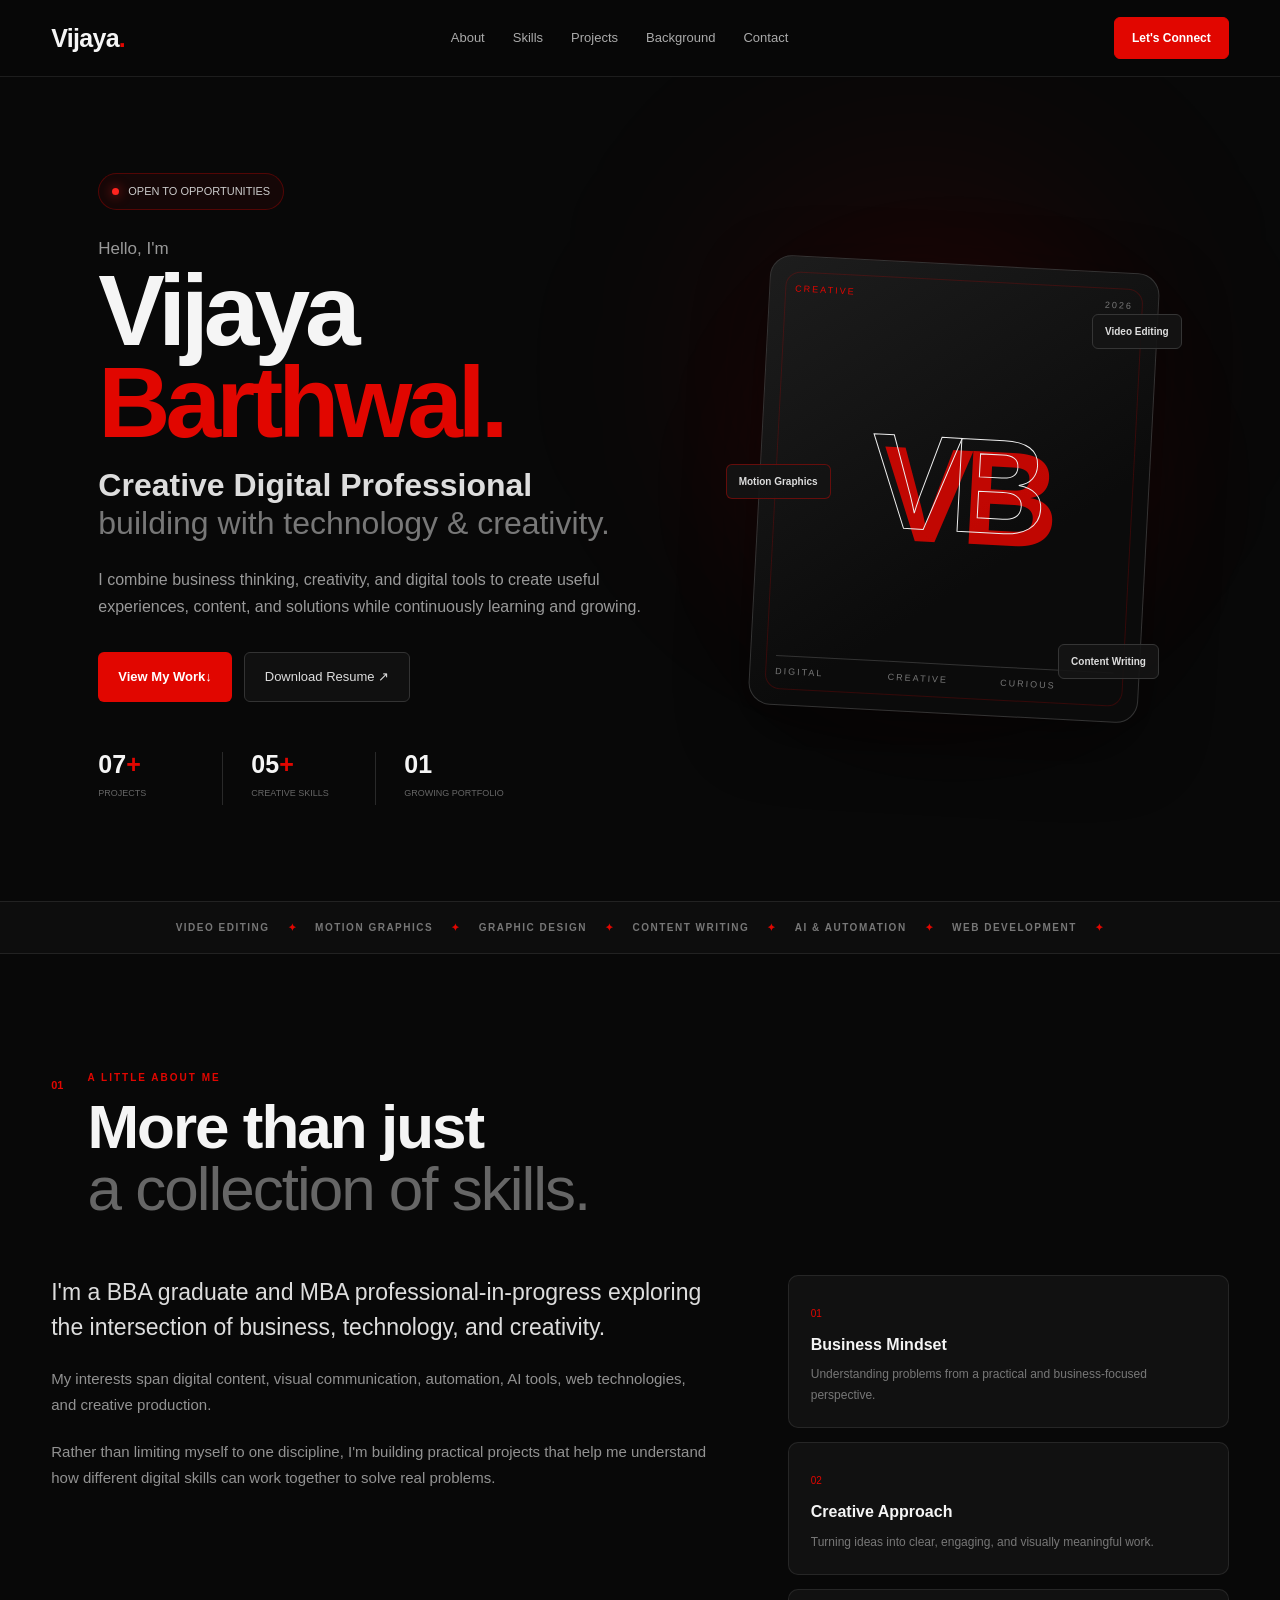
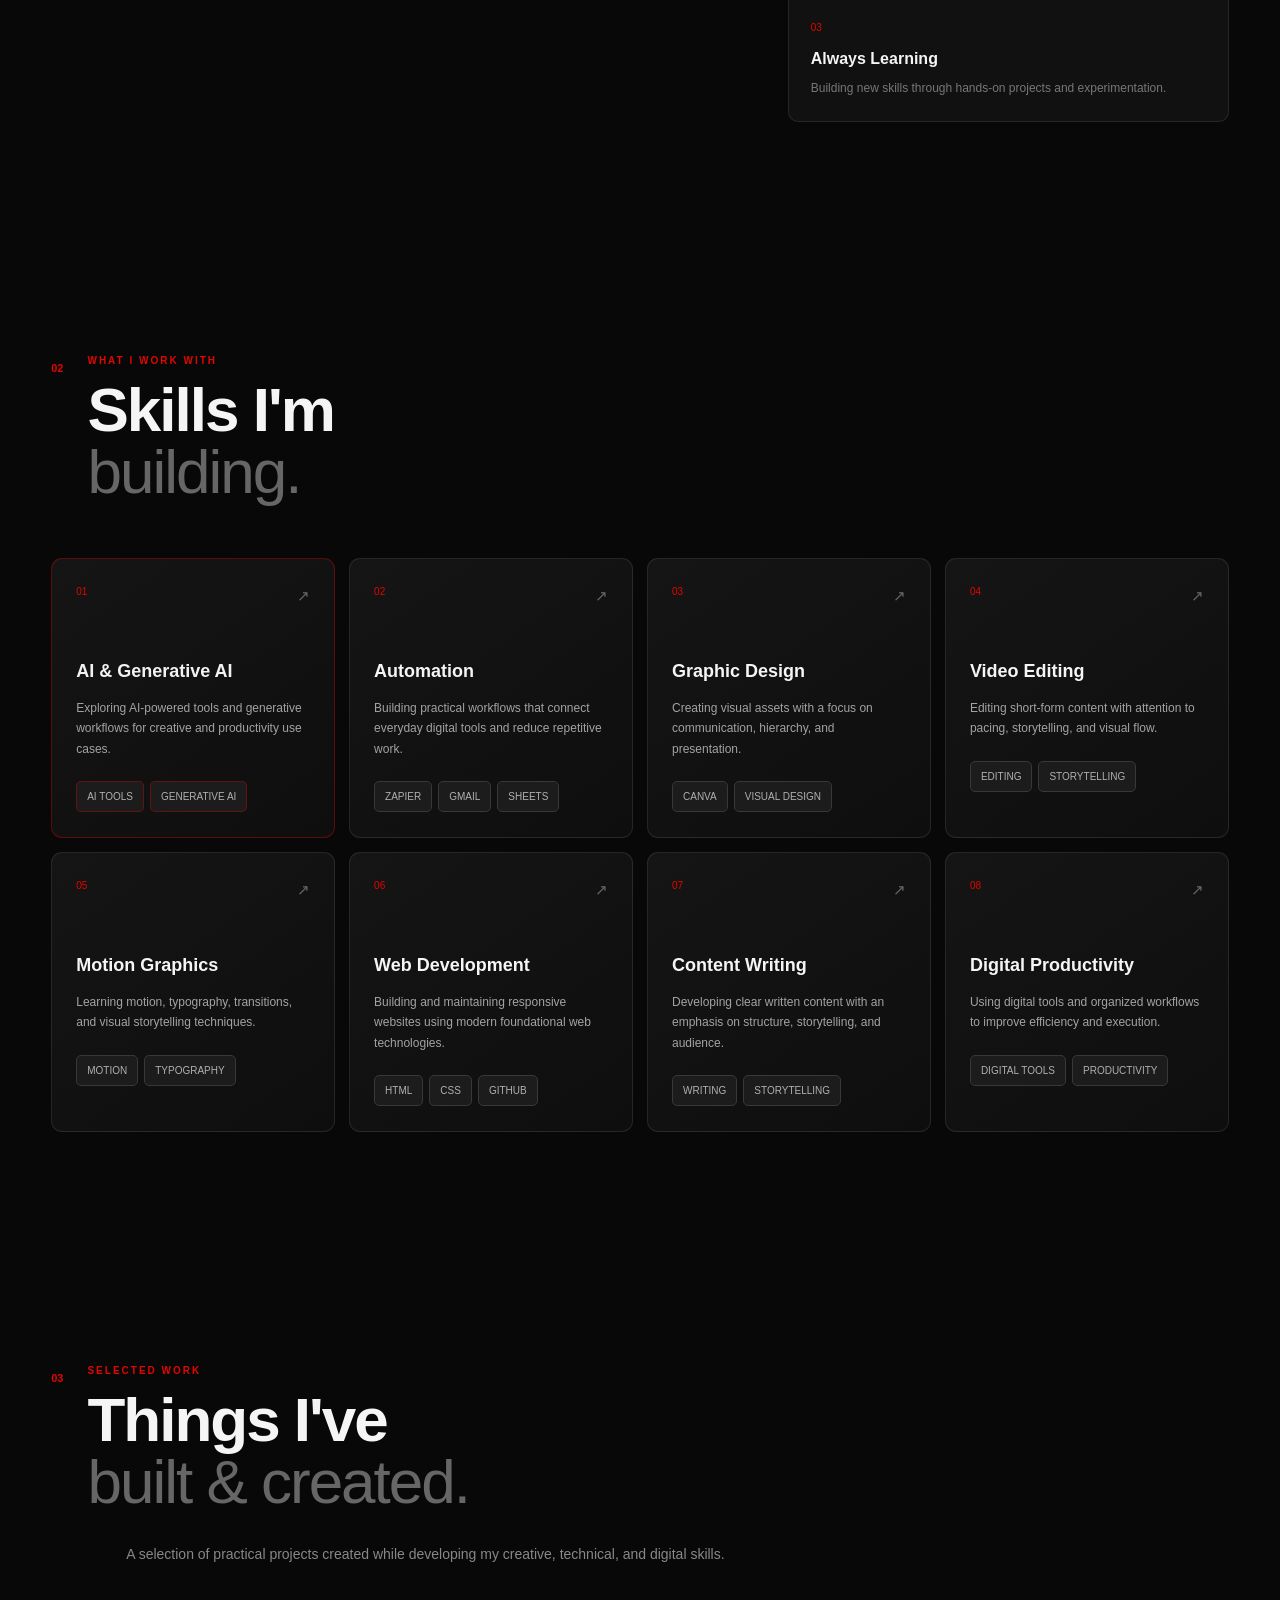
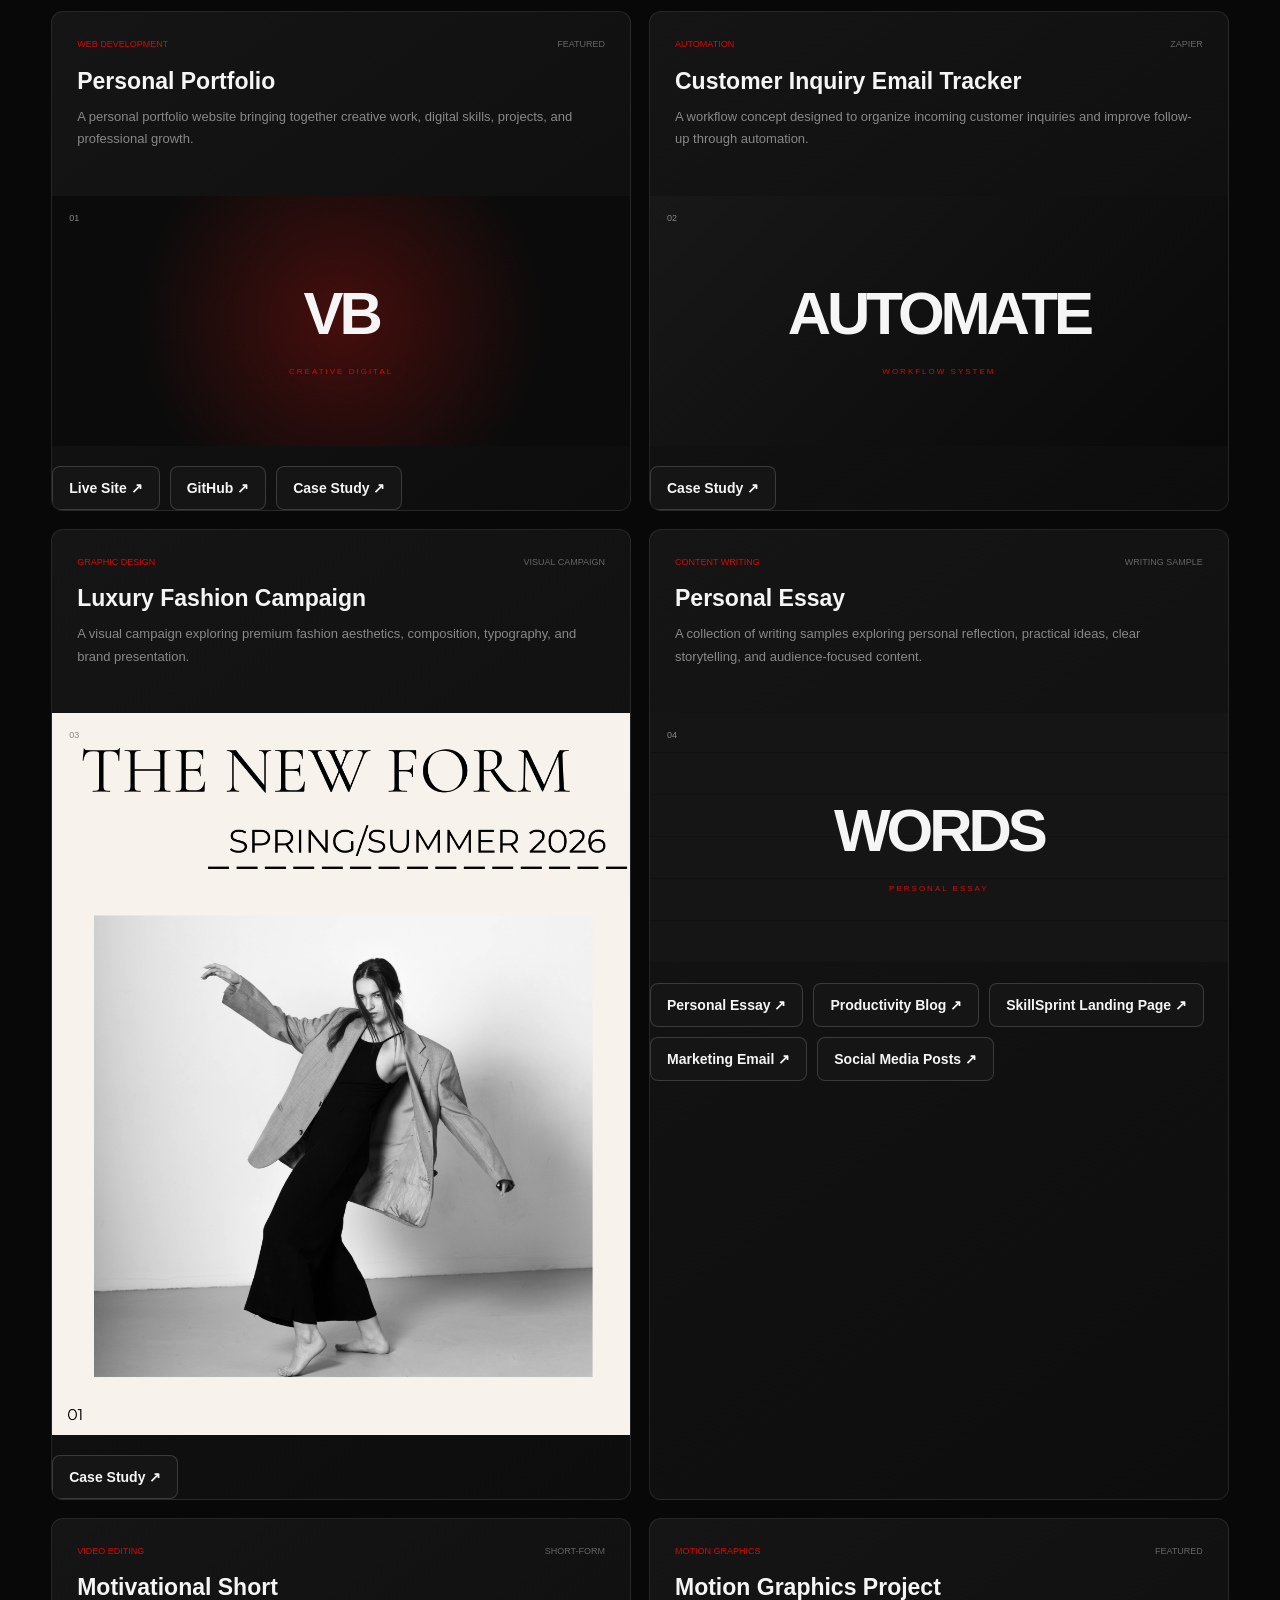
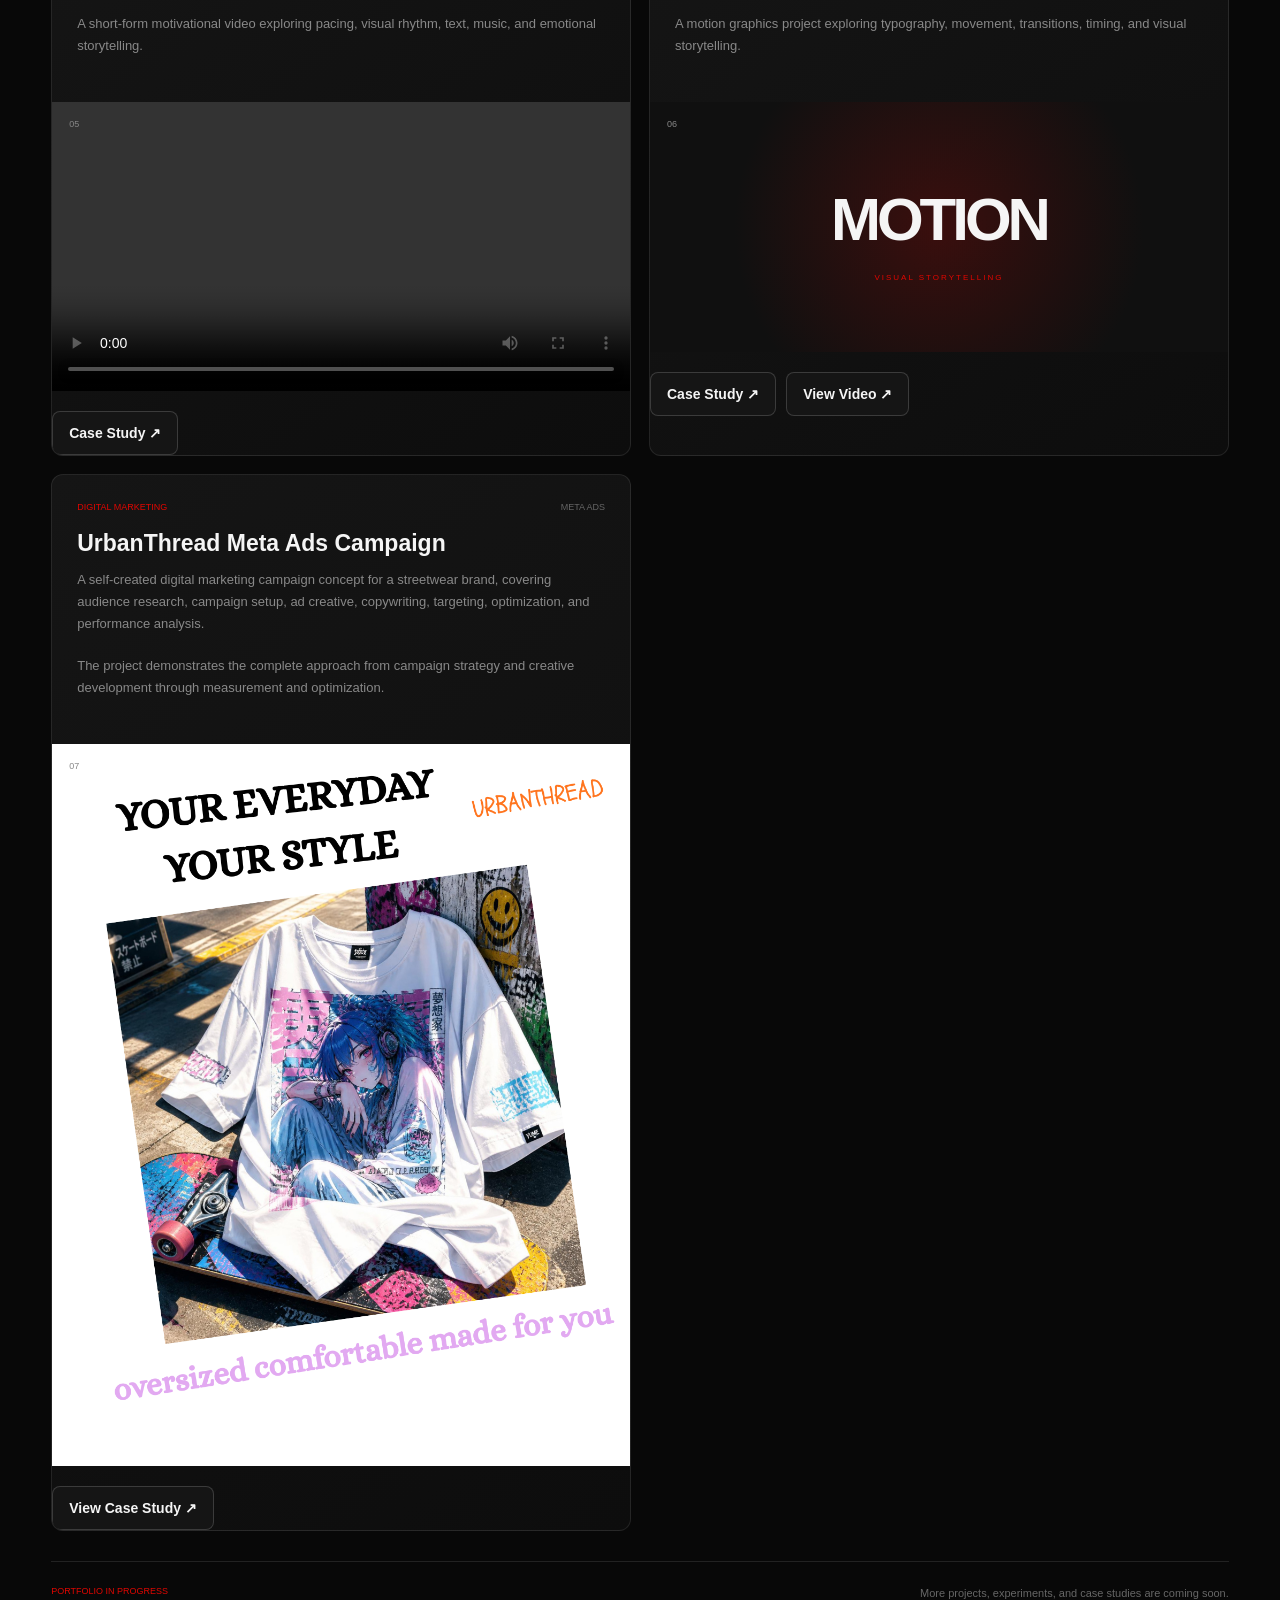
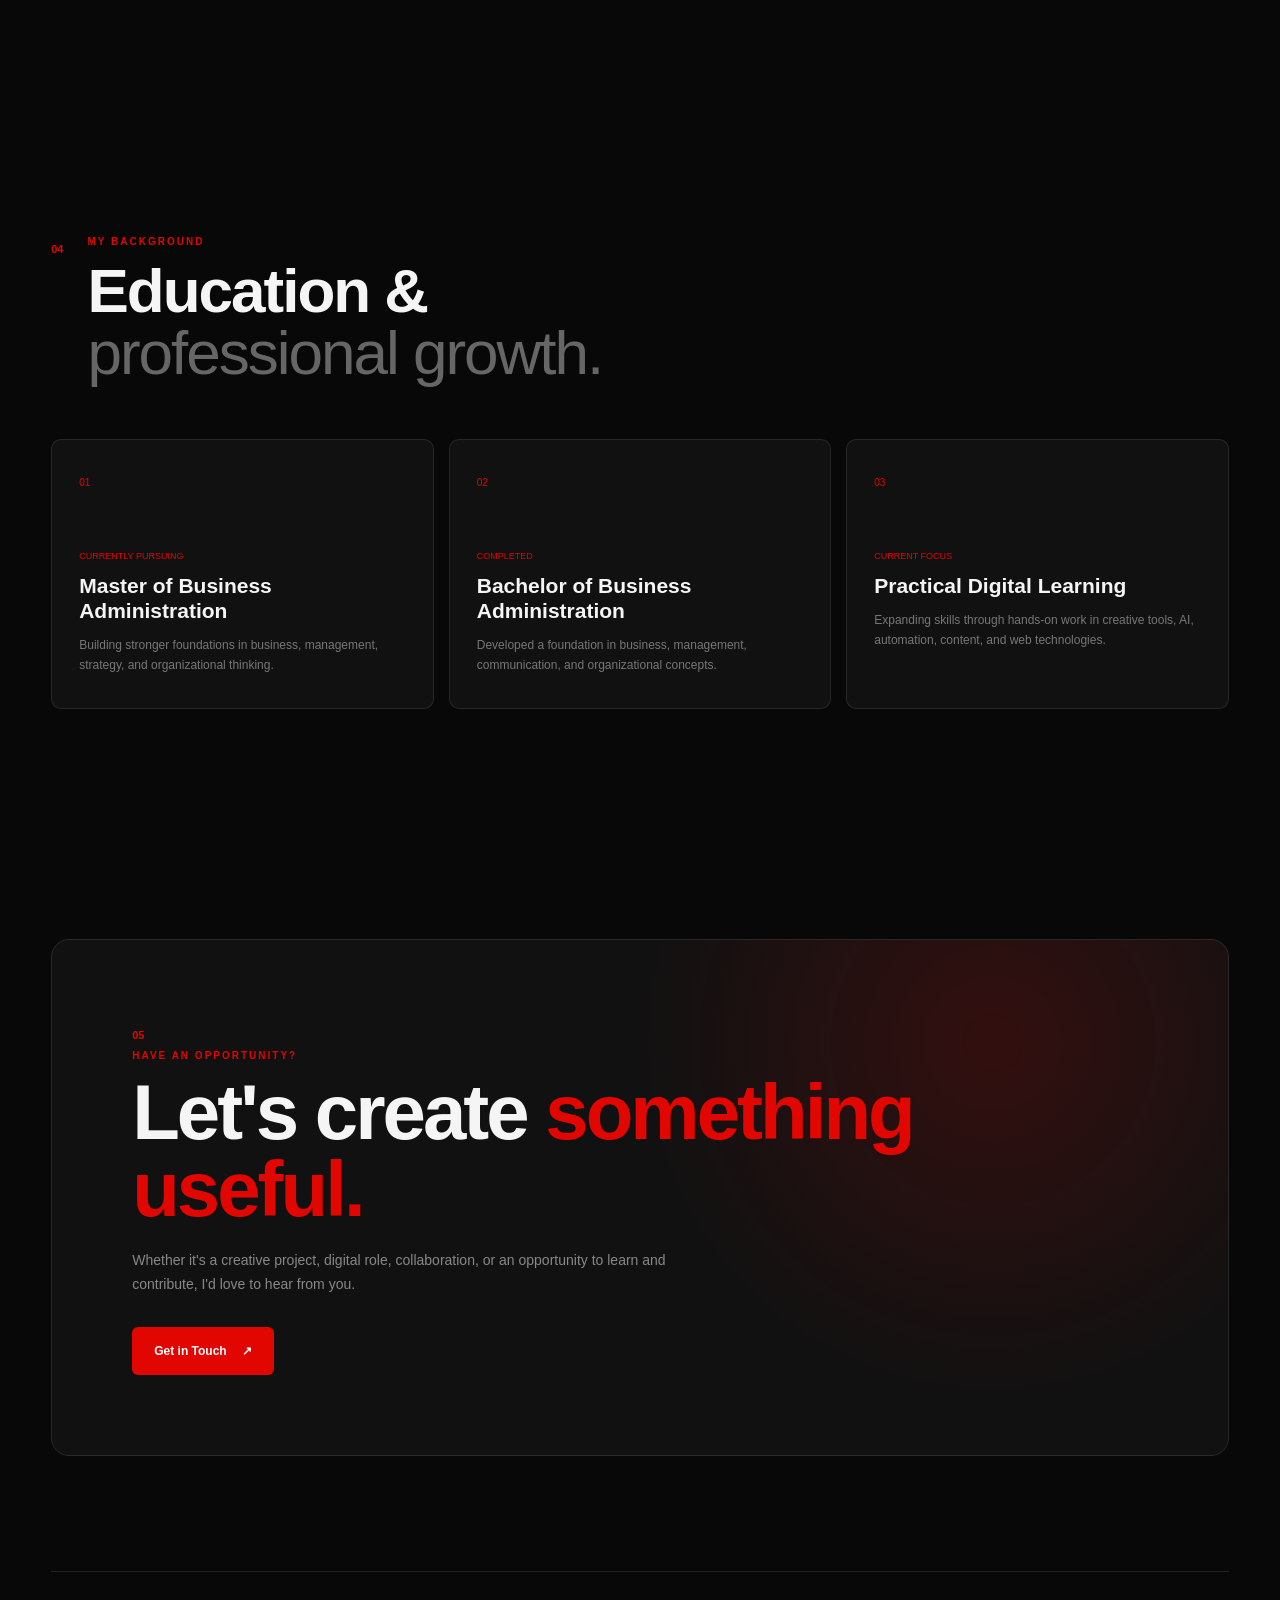
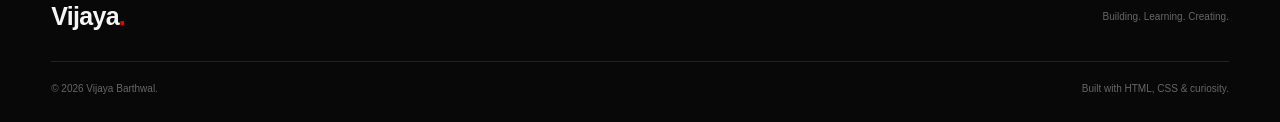
<file: index.html>
<!DOCTYPE html>
<html lang="en">
<head>
    <meta charset="UTF-8">

    <meta name="viewport"
          content="width=device-width, initial-scale=1.0">

    <meta name="description"
          content="Vijaya Barthwal — Creative Digital Professional working across video editing, motion graphics, graphic design, content writing, AI, automation, and web technologies.">

    <meta name="author"
          content="Vijaya Barthwal">

    <title>Vijaya Barthwal | Creative Digital Professional</title>

    <link rel="stylesheet" href="style.css?v=2">
</head>

<body>

    <!-- =========================
         HEADER
    ========================== -->
    <header class="site-header">
        <nav class="navbar">

            <a href="#home" class="logo">
                Vijaya<span>.</span>
            </a>

            <div class="nav-links">
                <a href="#about">About</a>
                <a href="#skills">Skills</a>
                <a href="#projects">Projects</a>
                <a href="#education">Background</a>
                <a href="#contact">Contact</a>
            </div>

            <a href="#contact" class="nav-button">
                Let's Connect
            </a>

        </nav>
    </header>


    <main>

        <!-- =========================
             HERO
        ========================== -->
        <section class="hero" id="home">

            <div class="hero-content">

                <div class="hero-label">
                    <span class="status-dot"></span>
                    Open to opportunities
                </div>

                <p class="hero-intro">
                    Hello, I'm
                </p>

                <h1>
                    Vijaya <span>Barthwal.</span>
                </h1>

                <h2>
                    Creative Digital Professional
                    <span>building with technology &amp; creativity.</span>
                </h2>

                <p class="hero-description">
                    I combine business thinking, creativity, and digital
                    tools to create useful experiences, content, and
                    solutions while continuously learning and growing.
                </p>

                <div class="hero-buttons">

                    <a href="#projects" class="primary-button">
                        View My Work
                        <span>↓</span>
                    </a>

                    <a href="Vijaya_Barthwal_Resume-1.pdf"
                       class="secondary-button"
                       target="_blank"
                       rel="noopener">
                        Download Resume
                        <span>↗</span>
                    </a>

                </div>

                <div class="hero-stats">

                    <div class="stat">
                        <strong>07<span>+</span></strong>
                        <small>Projects</small>
                    </div>

                    <div class="stat">
                        <strong>05<span>+</span></strong>
                        <small>Creative Skills</small>
                    </div>

                    <div class="stat">
                        <strong>01</strong>
                        <small>Growing Portfolio</small>
                    </div>

                </div>

            </div>


            <div class="hero-visual">

                <div class="visual-glow"></div>

                <div class="hero-card">

                    <div class="hero-card-top">
                        <span>CREATIVE</span>
                        <span>2026</span>
                    </div>

                    <div class="hero-card-center">
                        <span>VB</span>
                    </div>

                    <div class="hero-card-bottom">
                        <span>Digital</span>
                        <span>Creative</span>
                        <span>Curious</span>
                    </div>

                </div>

                <div class="floating-tag tag-one">
                    Video Editing
                </div>

                <div class="floating-tag tag-two">
                    Motion Graphics
                </div>

                <div class="floating-tag tag-three">
                    Content Writing
                </div>

            </div>

        </section>


        <!-- =========================
             SKILL STRIP
        ========================== -->
        <div class="skill-strip">

            <div class="skill-strip-track">

                <span>VIDEO EDITING</span>
                <b>✦</b>

                <span>MOTION GRAPHICS</span>
                <b>✦</b>

                <span>GRAPHIC DESIGN</span>
                <b>✦</b>

                <span>CONTENT WRITING</span>
                <b>✦</b>

                <span>AI &amp; AUTOMATION</span>
                <b>✦</b>

                <span>WEB DEVELOPMENT</span>
                <b>✦</b>

            </div>

        </div>


        <!-- =========================
             ABOUT
        ========================== -->
        <section class="about-section section" id="about">

            <div class="section-heading">

                <span class="section-number">01</span>

                <div>
                    <p class="eyebrow">A little about me</p>

                    <h2>
                        More than just
                        <span>a collection of skills.</span>
                    </h2>
                </div>

            </div>


            <div class="about-grid">

                <div class="about-main">

                    <p class="about-lead">
                        I'm a BBA graduate and MBA professional-in-progress
                        exploring the intersection of business, technology,
                        and creativity.
                    </p>

                    <p>
                        My interests span digital content, visual
                        communication, automation, AI tools, web
                        technologies, and creative production.
                    </p>

                    <p>
                        Rather than limiting myself to one discipline,
                        I'm building practical projects that help me
                        understand how different digital skills can work
                        together to solve real problems.
                    </p>

                </div>


                <div class="about-side">

                    <div class="about-highlight">
                        <span>01</span>

                        <div>
                            <h3>Business Mindset</h3>
                            <p>
                                Understanding problems from a practical
                                and business-focused perspective.
                            </p>
                        </div>
                    </div>


                    <div class="about-highlight">
                        <span>02</span>

                        <div>
                            <h3>Creative Approach</h3>
                            <p>
                                Turning ideas into clear, engaging,
                                and visually meaningful work.
                            </p>
                        </div>
                    </div>


                    <div class="about-highlight">
                        <span>03</span>

                        <div>
                            <h3>Always Learning</h3>
                            <p>
                                Building new skills through hands-on
                                projects and experimentation.
                            </p>
                        </div>
                    </div>

                </div>

            </div>

        </section>


        <!-- =========================
             SKILLS
        ========================== -->
        <section class="skills-section section" id="skills">

            <div class="section-heading">

                <span class="section-number">02</span>

                <div>
                    <p class="eyebrow">What I work with</p>

                    <h2>
                        Skills I'm
                        <span>building.</span>
                    </h2>
                </div>

            </div>


            <div class="skills-grid">

                <article class="skill-card">
                    <div class="skill-card-top">
                        <span>01</span>
                        <span class="skill-arrow">↗</span>
                    </div>

                    <h3>AI &amp; Generative AI</h3>

                    <p>
                        Exploring AI-powered tools and generative
                        workflows for creative and productivity use cases.
                    </p>

                    <div class="skill-tags">
                        <span>AI Tools</span>
                        <span>Generative AI</span>
                    </div>
                </article>


                <article class="skill-card">
                    <div class="skill-card-top">
                        <span>02</span>
                        <span class="skill-arrow">↗</span>
                    </div>

                    <h3>Automation</h3>

                    <p>
                        Building practical workflows that connect
                        everyday digital tools and reduce repetitive work.
                    </p>

                    <div class="skill-tags">
                        <span>Zapier</span>
                        <span>Gmail</span>
                        <span>Sheets</span>
                    </div>
                </article>


                <article class="skill-card">
                    <div class="skill-card-top">
                        <span>03</span>
                        <span class="skill-arrow">↗</span>
                    </div>

                    <h3>Graphic Design</h3>

                    <p>
                        Creating visual assets with a focus on
                        communication, hierarchy, and presentation.
                    </p>

                    <div class="skill-tags">
                        <span>Canva</span>
                        <span>Visual Design</span>
                    </div>
                </article>


                <article class="skill-card">
                    <div class="skill-card-top">
                        <span>04</span>
                        <span class="skill-arrow">↗</span>
                    </div>

                    <h3>Video Editing</h3>

                    <p>
                        Editing short-form content with attention to
                        pacing, storytelling, and visual flow.
                    </p>

                    <div class="skill-tags">
                        <span>Editing</span>
                        <span>Storytelling</span>
                    </div>
                </article>


                <article class="skill-card">
                    <div class="skill-card-top">
                        <span>05</span>
                        <span class="skill-arrow">↗</span>
                    </div>

                    <h3>Motion Graphics</h3>

                    <p>
                        Learning motion, typography, transitions,
                        and visual storytelling techniques.
                    </p>

                    <div class="skill-tags">
                        <span>Motion</span>
                        <span>Typography</span>
                    </div>
                </article>


                <article class="skill-card">
                    <div class="skill-card-top">
                        <span>06</span>
                        <span class="skill-arrow">↗</span>
                    </div>

                    <h3>Web Development</h3>

                    <p>
                        Building and maintaining responsive websites
                        using modern foundational web technologies.
                    </p>

                    <div class="skill-tags">
                        <span>HTML</span>
                        <span>CSS</span>
                        <span>GitHub</span>
                    </div>
                </article>


                <article class="skill-card">
                    <div class="skill-card-top">
                        <span>07</span>
                        <span class="skill-arrow">↗</span>
                    </div>

                    <h3>Content Writing</h3>

                    <p>
                        Developing clear written content with an emphasis
                        on structure, storytelling, and audience.
                    </p>

                    <div class="skill-tags">
                        <span>Writing</span>
                        <span>Storytelling</span>
                    </div>
                </article>


                <article class="skill-card">
                    <div class="skill-card-top">
                        <span>08</span>
                        <span class="skill-arrow">↗</span>
                    </div>

                    <h3>Digital Productivity</h3>

                    <p>
                        Using digital tools and organized workflows
                        to improve efficiency and execution.
                    </p>

                    <div class="skill-tags">
                        <span>Digital Tools</span>
                        <span>Productivity</span>
                    </div>
                </article>

            </div>

        </section>


        <!-- =========================
             PROJECTS
        ========================== -->
        <section class="projects-section section" id="projects">

            <div class="section-heading">

                <span class="section-number">03</span>

                <div>
                    <p class="eyebrow">Selected work</p>

                    <h2>
                        Things I've
                        <span>built &amp; created.</span>
                    </h2>
                </div>

            </div>


            <p class="section-intro">
                A selection of practical projects created while
                developing my creative, technical, and digital skills.
            </p>


            <div class="projects-grid">

                <!-- Project 01 -->
                <article class="project-card featured">

                    <div class="project-content">

                        <div class="project-meta">
                            <span>Web Development</span>
                            <span>Featured</span>
                        </div>

                        <h3>Personal Portfolio</h3>

                        <p>
                            A personal portfolio website bringing together creative work,
                            digital skills, projects, and professional growth.
                        </p>

                    </div>

                    <div class="project-image project-image-portfolio">

                        <span class="project-index">01</span>

                        <div class="project-visual-text">
                            <strong>VB</strong>
                            <span>CREATIVE DIGITAL</span>
                        </div>

                    </div>

                    <div class="project-links">

                        <a href="https://vijayabarthwal.github.io/vijaya-portfolio/"
                           target="_blank"
                           rel="noopener">
                            Live Site ↗
                        </a>

                        <a href="https://github.com/vijayabarthwal/vijaya-portfolio"
                           target="_blank"
                           rel="noopener">
                            GitHub ↗
                        </a>

                        <a href="case-study.html"
                           target="_blank"
                           rel="noopener">
                            Case Study ↗
                        </a>

                    </div>

                </article>


                <!-- Project 02 -->
                <article class="project-card">

                    <div class="project-content">

                        <div class="project-meta">
                            <span>Automation</span>
                            <span>Zapier</span>
                        </div>

                        <h3>Customer Inquiry Email Tracker</h3>

                        <p>
                            A workflow concept designed to organize incoming customer
                            inquiries and improve follow-up through automation.
                        </p>

                    </div>

                    <div class="project-image project-image-automation">

                        <span class="project-index">02</span>

                        <div class="project-visual-text">
                            <strong>AUTOMATE</strong>
                            <span>WORKFLOW SYSTEM</span>
                        </div>

                    </div>

                    <div class="project-links">

                        <a href="zapier-case-study.html"
                           target="_blank"
                           rel="noopener">
                            Case Study ↗
                        </a>

                    </div>

                </article>


                <!-- Project 03 -->
                <article class="project-card">

                    <div class="project-content">

                        <div class="project-meta">
                            <span>Graphic Design</span>
                            <span>Visual Campaign</span>
                        </div>

                        <h3>Luxury Fashion Campaign</h3>

                        <p>
                            A visual campaign exploring premium fashion aesthetics,
                            composition, typography, and brand presentation.
                        </p>

                    </div>

                    <div class="project-image project-image-fashion">

                        <img
                            src="images/Luxury Fashion Campaign.png"
                            alt="Luxury Fashion Campaign"
                            loading="lazy">

                        <span class="project-index">03</span>

                    </div>

                    <div class="project-links">

                        <a href="luxury-fashion-case-study.html"
                           target="_blank"
                           rel="noopener">
                            Case Study ↗
                        </a>

                    </div>

                </article>


                <!-- Project 04 -->
                <article class="project-card">

                    <div class="project-content">

                        <div class="project-meta">
                            <span>Content Writing</span>
                            <span>Writing Sample</span>
                        </div>

                        <h3>Personal Essay</h3>

                        <p>
                            A collection of writing samples exploring personal reflection,
                            practical ideas, clear storytelling, and audience-focused content.
                        </p>

                    </div>

                    <div class="project-image project-image-writing">

                        <span class="project-index">04</span>

                        <div class="project-visual-text">
                            <strong>WORDS</strong>
                            <span>PERSONAL ESSAY</span>
                        </div>

                    </div>

                    <div class="project-links">

                        <a href="content-writing-case-study.html"
                           target="_blank"
                           rel="noopener">
                            Personal Essay ↗
                        </a>

                        <a href="productivity-blog.html"
                           target="_blank"
                           rel="noopener">
                            Productivity Blog ↗
                        </a>

                        <a href="landing-page-copy.html"
                           target="_blank"
                           rel="noopener">
                            SkillSprint Landing Page ↗
                        </a>

                        <a href="marketing-email.html"
                           target="_blank"
                           rel="noopener">
                            Marketing Email ↗
                        </a>

                        <a href="social-media-posts.html"
                           target="_blank"
                           rel="noopener">
                            Social Media Posts ↗
                        </a>

                    </div>

                </article>


                <!-- Project 05 -->
                <article class="project-card">

                    <div class="project-content">

                        <div class="project-meta">
                            <span>Video Editing</span>
                            <span>Short-form</span>
                        </div>

                        <h3>Motivational Short</h3>

                        <p>
                            A short-form motivational video exploring pacing,
                            visual rhythm, text, music, and emotional storytelling.
                        </p>

                    </div>

                    <div class="project-image project-image-video">

                        <video controls preload="metadata" playsinline>

                            <source
                                src="InShot_20260822_020642345.mp4"
                                type="video/mp4">

                            Your browser does not support video playback.

                        </video>

                        <span class="project-index">05</span>

                    </div>

                    <div class="project-links">

                        <a
                            href="video-project/case-study.html"
                            target="_blank"
                            rel="noopener">
                            Case Study ↗
                        </a>

                    </div>

                </article>


                <!-- Project 06 -->
                <article class="project-card featured">

                    <div class="project-content">

                        <div class="project-meta">
                            <span>Motion Graphics</span>
                            <span>Featured</span>
                        </div>

                        <h3>Motion Graphics Project</h3>

                        <p>
                            A motion graphics project exploring typography,
                            movement, transitions, timing, and visual storytelling.
                        </p>

                    </div>

                    <div class="project-image project-image-motion">

                        <span class="project-index">06</span>

                        <div class="motion-lines">
                            <span></span>
                            <span></span>
                            <span></span>
                        </div>

                        <div class="project-visual-text">
                            <strong>MOTION</strong>
                            <span>VISUAL STORYTELLING</span>
                        </div>

                    </div>

                    <div class="project-links">

                        <a href="Motion Graphic Case Study/motion-graphics-case-study.html"
                           target="_blank"
                           rel="noopener">
                            Case Study ↗
                        </a>

                        <a href="Motion Graphic Case Study/motion-graphics-case-study.html#videos"
                           target="_blank"
                           rel="noopener">
                            View Video ↗
                        </a>

                    </div>

                </article>


                <!-- Project 07 — UrbanThread Meta Ads -->
                <article class="project-card">

                    <div class="project-content">

                        <div class="project-meta">
                            <span>Digital Marketing</span>
                            <span>Meta Ads</span>
                        </div>

                        <h3>UrbanThread Meta Ads Campaign</h3>

                        <p>
                            A self-created digital marketing campaign concept for
                            a streetwear brand, covering audience research,
                            campaign setup, ad creative, copywriting, targeting,
                            optimization, and performance analysis.
                        </p>

                        <p>
                            The project demonstrates the complete approach from
                            campaign strategy and creative development through
                            measurement and optimization.
                        </p>

                    </div>

                    <div class="project-image">

                        <img
                            src="images/urbanthread-meta-ad.png"
                            alt="UrbanThread Meta Ads campaign creative"
                            loading="lazy">

                        <span class="project-index">07</span>

                    </div>

                    <div class="project-links">

                        <a href="urbanthread-meta-ads.html"
                           target="_blank"
                           rel="noopener">
                            View Case Study ↗
                        </a>

                    </div>

                </article>

            </div>


            <div class="projects-footer">

                <span>Portfolio in progress</span>

                <p>
                    More projects, experiments, and case studies
                    are coming soon.
                </p>

            </div>

        </section>


        <!-- =========================
             EDUCATION
        ========================== -->
        <section class="education-section section" id="education">

            <div class="section-heading">

                <span class="section-number">04</span>

                <div>
                    <p class="eyebrow">My background</p>

                    <h2>
                        Education &amp;
                        <span>professional growth.</span>
                    </h2>
                </div>

            </div>


            <div class="education-grid">

                <article class="education-card">

                    <span class="education-number">01</span>

                    <div>

                        <span class="education-label">
                            Currently Pursuing
                        </span>

                        <h3>Master of Business Administration</h3>

                        <p>
                            Building stronger foundations in business,
                            management, strategy, and organizational
                            thinking.
                        </p>

                    </div>

                </article>


                <article class="education-card">

                    <span class="education-number">02</span>

                    <div>

                        <span class="education-label">
                            Completed
                        </span>

                        <h3>Bachelor of Business Administration</h3>

                        <p>
                            Developed a foundation in business,
                            management, communication, and
                            organizational concepts.
                        </p>

                    </div>

                </article>


                <article class="education-card">

                    <span class="education-number">03</span>

                    <div>

                        <span class="education-label">
                            Current Focus
                        </span>

                        <h3>Practical Digital Learning</h3>

                        <p>
                            Expanding skills through hands-on work in
                            creative tools, AI, automation, content,
                            and web technologies.
                        </p>

                    </div>

                </article>

            </div>

        </section>


        <!-- =========================
             CONTACT
        ========================== -->
        <section class="contact-section section" id="contact">

            <div class="contact-box">

                <span class="section-number">05</span>

                <p class="eyebrow">
                    Have an opportunity?
                </p>

                <h2>
                    Let's create
                    <span>something useful.</span>
                </h2>

                <p class="contact-text">
                    Whether it's a creative project, digital role,
                    collaboration, or an opportunity to learn and
                    contribute, I'd love to hear from you.
                </p>

                <a href="mailto:vijayabarthwal416@gmail.com"
                   class="contact-button">
                    Get in Touch
                    <span>↗</span>
                </a>

            </div>

        </section>

    </main>


    <!-- =========================
         FOOTER
    ========================== -->
    <footer class="site-footer">

        <div class="footer-top">

            <a href="#home" class="logo">
                Vijaya<span>.</span>
            </a>

            <p>
                Building. Learning. Creating.
            </p>

        </div>

        <div class="footer-bottom">

            <span>
                © 2026 Vijaya Barthwal.
            </span>

            <span>
                Built with HTML, CSS &amp; curiosity.
            </span>

        </div>

    </footer>


</body>
</html>
</file>
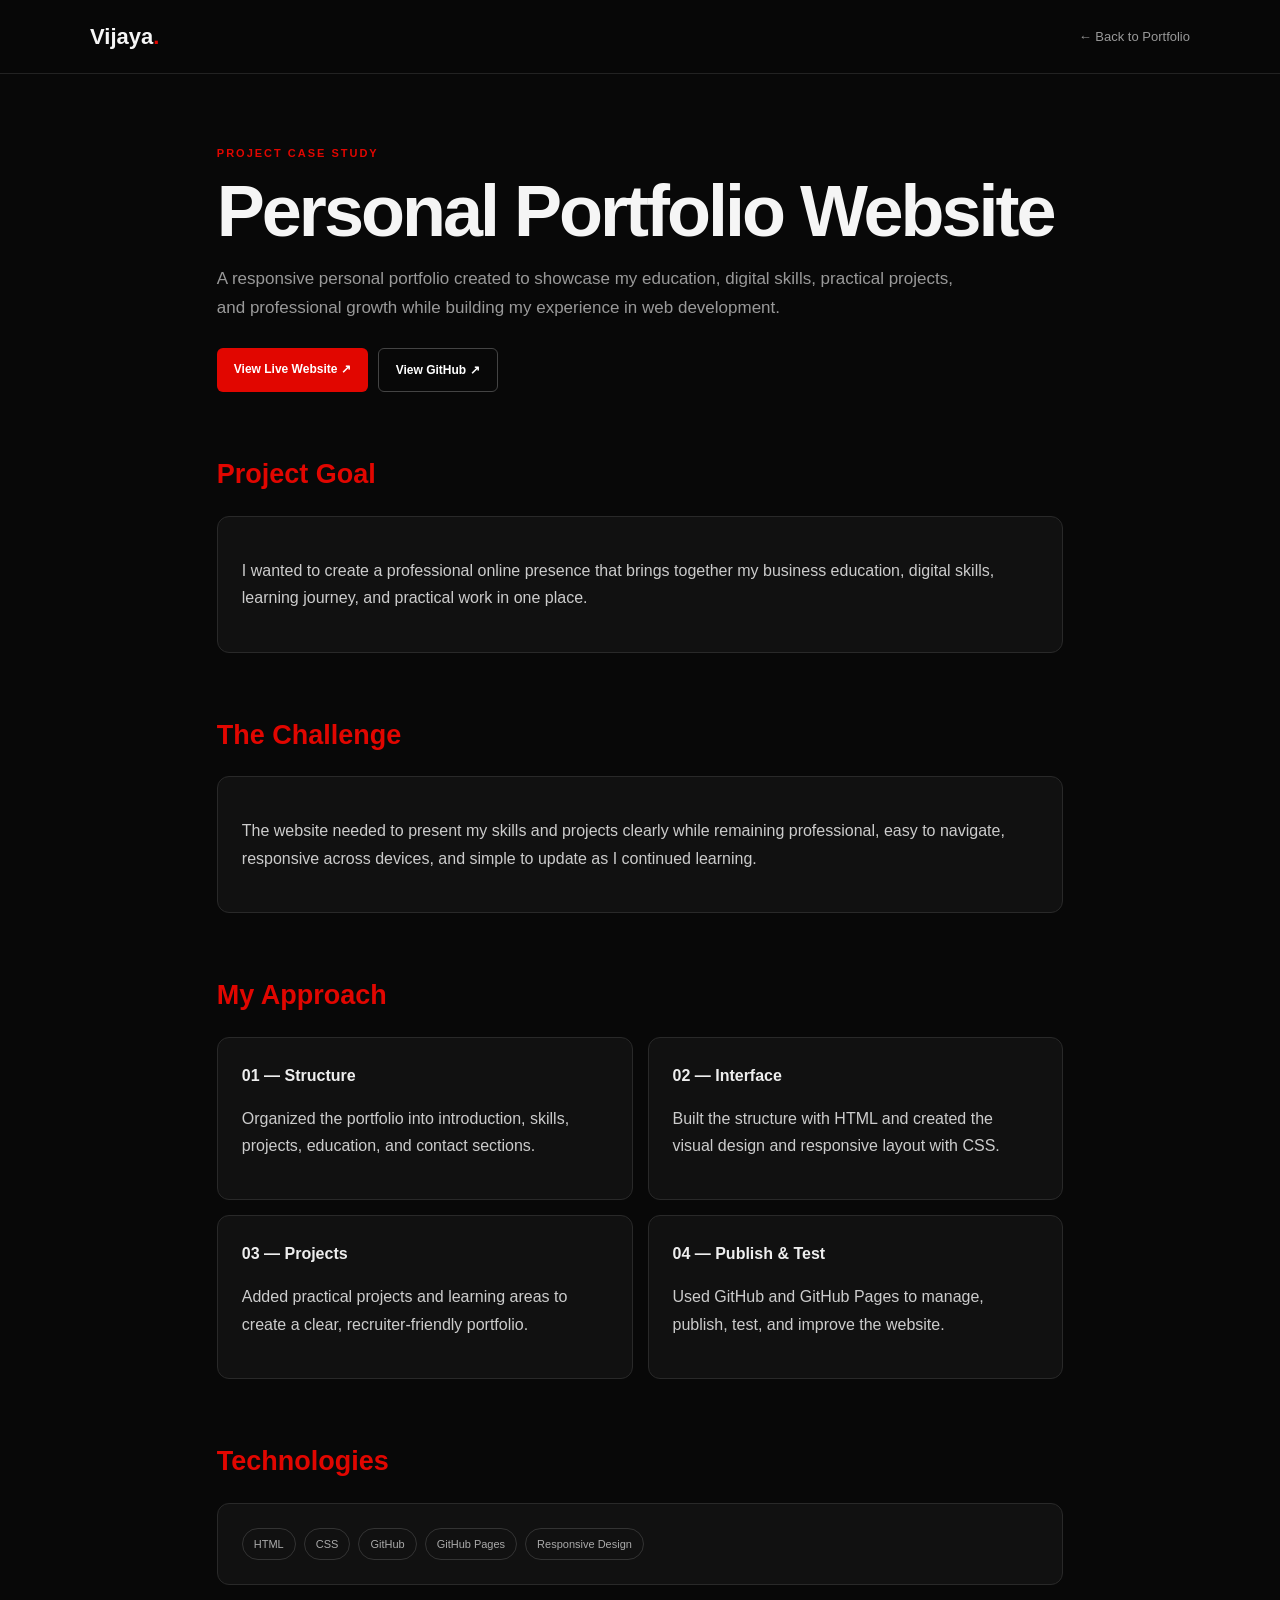
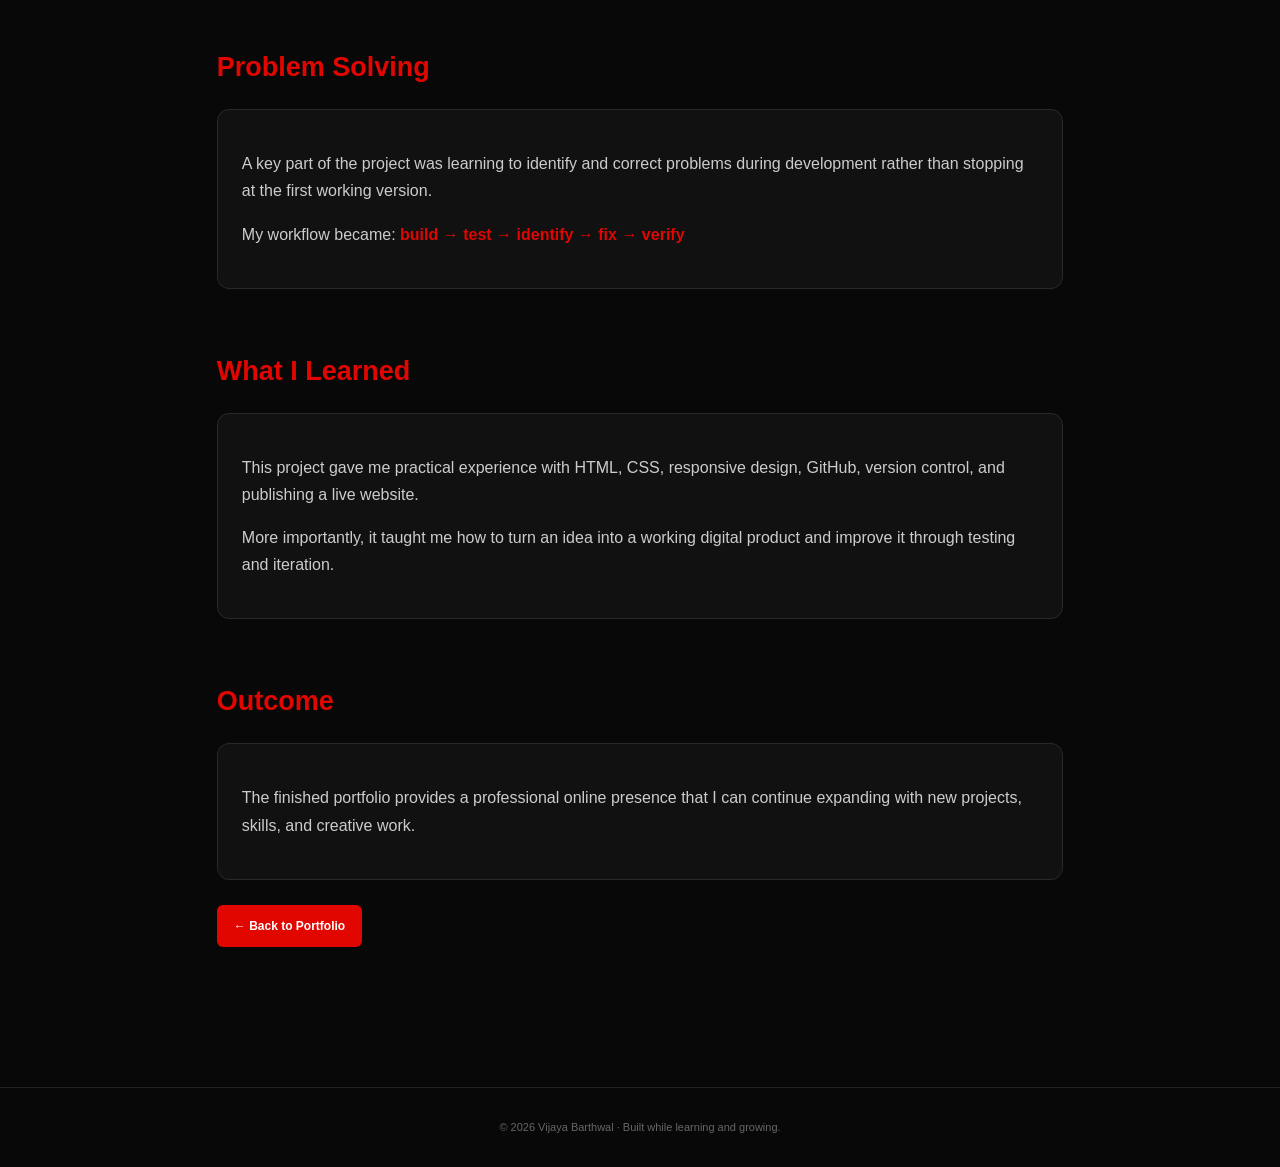
<file: case-study.html>
<!DOCTYPE html>
<html lang="en">
<head>
<meta charset="UTF-8">
<meta name="viewport" content="width=device-width, initial-scale=1.0">

<title>Personal Portfolio Website | Vijaya Barthwal</title>

<style>
*{box-sizing:border-box}

html{scroll-behavior:smooth}

body{
    margin:0;
    background:#080808;
    color:#ccc;
    font-family:Arial,Helvetica,sans-serif;
    line-height:1.7;
}

a{
    color:inherit;
    text-decoration:none;
}

header{
    position:sticky;
    top:0;
    z-index:10;
    padding:18px 6%;
    background:rgba(8,8,8,.94);
    border-bottom:1px solid #222;
}

nav{
    max-width:1100px;
    margin:auto;
    display:flex;
    justify-content:space-between;
    align-items:center;
}

.logo{
    color:#f5f5f5;
    font-size:22px;
    font-weight:800;
}

.logo span{color:#e10600}

.back{
    color:#999;
    font-size:13px;
}

.back:hover{color:#e10600}

main{
    max-width:1000px;
    margin:auto;
    padding:70px 6%;
}

.label{
    color:#e10600;
    font-size:11px;
    font-weight:bold;
    letter-spacing:2px;
    text-transform:uppercase;
}

h1{
    margin:12px 0 18px;
    color:#f5f5f5;
    font-size:clamp(42px,7vw,72px);
    line-height:1;
    letter-spacing:-3px;
}

.intro{
    max-width:760px;
    color:#999;
    font-size:17px;
}

.buttons{
    display:flex;
    flex-wrap:wrap;
    gap:10px;
    margin-top:25px;
}

.button{
    display:inline-block;
    padding:11px 17px;
    background:#e10600;
    border-radius:6px;
    color:#fff;
    font-size:12px;
    font-weight:bold;
}

.button.secondary{
    background:transparent;
    border:1px solid #444;
}

.button:hover{
    background:#ff241f;
}

section{margin-top:60px}

h2{
    margin-bottom:18px;
    color:#e10600;
    font-size:27px;
}

.card{
    padding:24px;
    background:#111;
    border:1px solid #292929;
    border-radius:12px;
}

.card strong{color:#eee}

.grid{
    display:grid;
    grid-template-columns:repeat(2,1fr);
    gap:15px;
}

.tags{
    display:flex;
    flex-wrap:wrap;
    gap:8px;
}

.tag{
    padding:6px 11px;
    border:1px solid #333;
    border-radius:20px;
    color:#aaa;
    font-size:11px;
}

.highlight{
    color:#e10600;
    font-weight:bold;
}

footer{
    margin-top:70px;
    padding:30px 6%;
    text-align:center;
    border-top:1px solid #222;
    color:#666;
    font-size:11px;
}

@media(max-width:650px){
    main{padding:55px 6%}
    nav{gap:15px}
    .back{font-size:11px}
    h1{font-size:46px}
    .intro{font-size:15px}
    section{margin-top:50px}
    .grid{grid-template-columns:1fr}
    .card{padding:18px}
}
</style>
</head>

<body>

<header>
<nav>
<a class="logo" href="index.html">Vijaya<span>.</span></a>
<a class="back" href="index.html">← Back to Portfolio</a>
</nav>
</header>

<main>

<div class="label">Project Case Study</div>

<h1>Personal Portfolio Website</h1>

<p class="intro">
A responsive personal portfolio created to showcase my education,
digital skills, practical projects, and professional growth while
building my experience in web development.
</p>

<div class="buttons">
<a class="button"
   href="https://vijayabarthwal.github.io/vijaya-portfolio/"
   target="_blank"
   rel="noopener">
   View Live Website ↗
</a>

<a class="button secondary"
   href="https://github.com/vijayabarthwal/vijaya-portfolio"
   target="_blank"
   rel="noopener">
   View GitHub ↗
</a>
</div>


<section>
<h2>Project Goal</h2>

<div class="card">
<p>
I wanted to create a professional online presence that brings
together my business education, digital skills, learning journey,
and practical work in one place.
</p>
</div>
</section>


<section>
<h2>The Challenge</h2>

<div class="card">
<p>
The website needed to present my skills and projects clearly while
remaining professional, easy to navigate, responsive across devices,
and simple to update as I continued learning.
</p>
</div>
</section>


<section>
<h2>My Approach</h2>

<div class="grid">

<div class="card">
<strong>01 — Structure</strong>
<p>
Organized the portfolio into introduction, skills, projects,
education, and contact sections.
</p>
</div>

<div class="card">
<strong>02 — Interface</strong>
<p>
Built the structure with HTML and created the visual design and
responsive layout with CSS.
</p>
</div>

<div class="card">
<strong>03 — Projects</strong>
<p>
Added practical projects and learning areas to create a clear,
recruiter-friendly portfolio.
</p>
</div>

<div class="card">
<strong>04 — Publish & Test</strong>
<p>
Used GitHub and GitHub Pages to manage, publish, test, and improve
the website.
</p>
</div>

</div>
</section>


<section>
<h2>Technologies</h2>

<div class="card tags">
<span class="tag">HTML</span>
<span class="tag">CSS</span>
<span class="tag">GitHub</span>
<span class="tag">GitHub Pages</span>
<span class="tag">Responsive Design</span>
</div>
</section>


<section>
<h2>Problem Solving</h2>

<div class="card">
<p>
A key part of the project was learning to identify and correct
problems during development rather than stopping at the first
working version.
</p>

<p>
My workflow became:
<span class="highlight">
build → test → identify → fix → verify
</span>
</p>
</div>
</section>


<section>
<h2>What I Learned</h2>

<div class="card">
<p>
This project gave me practical experience with HTML, CSS, responsive
design, GitHub, version control, and publishing a live website.
</p>

<p>
More importantly, it taught me how to turn an idea into a working
digital product and improve it through testing and iteration.
</p>
</div>
</section>


<section>
<h2>Outcome</h2>

<div class="card">
<p>
The finished portfolio provides a professional online presence that
I can continue expanding with new projects, skills, and creative work.
</p>
</div>

<div class="buttons">
<a class="button"
   href="index.html">
   ← Back to Portfolio
</a>
</div>
</section>

</main>

<footer>
© 2026 Vijaya Barthwal · Built while learning and growing.
</footer>

</body>
</html>
</file>
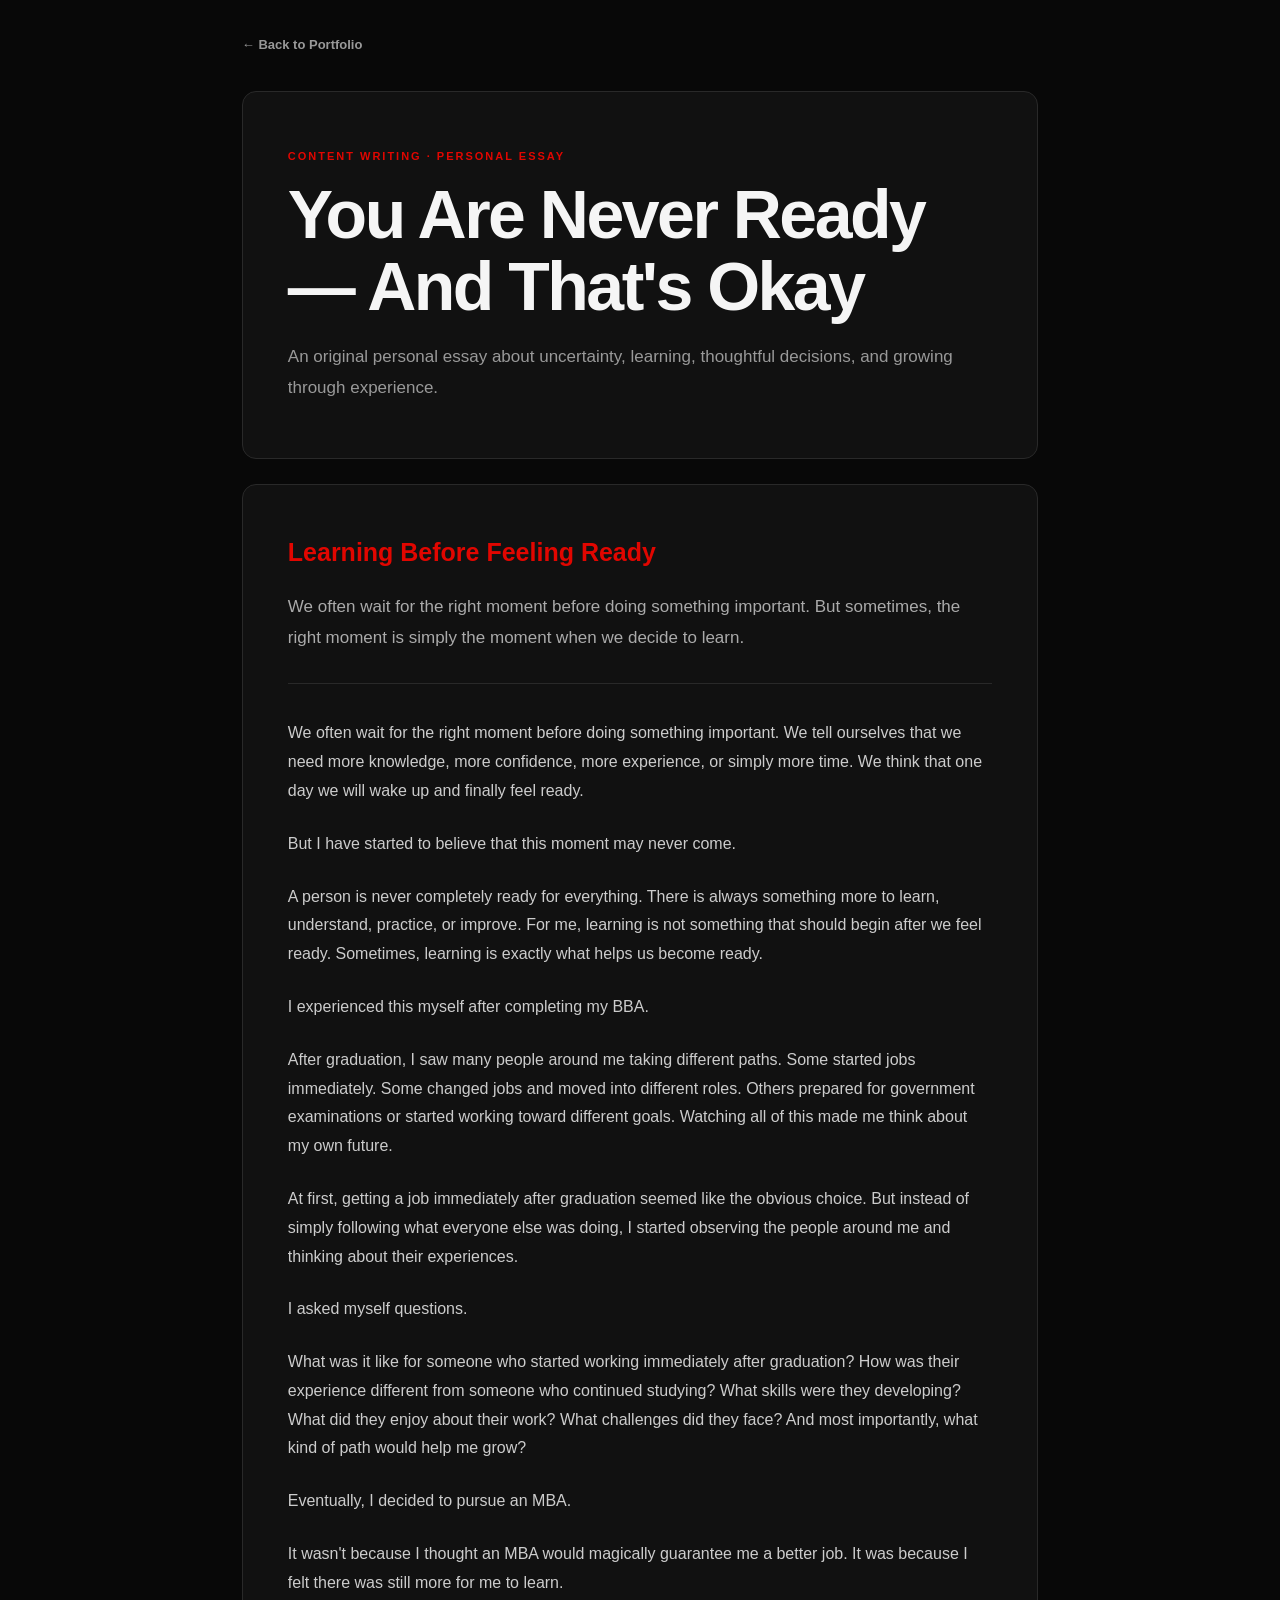
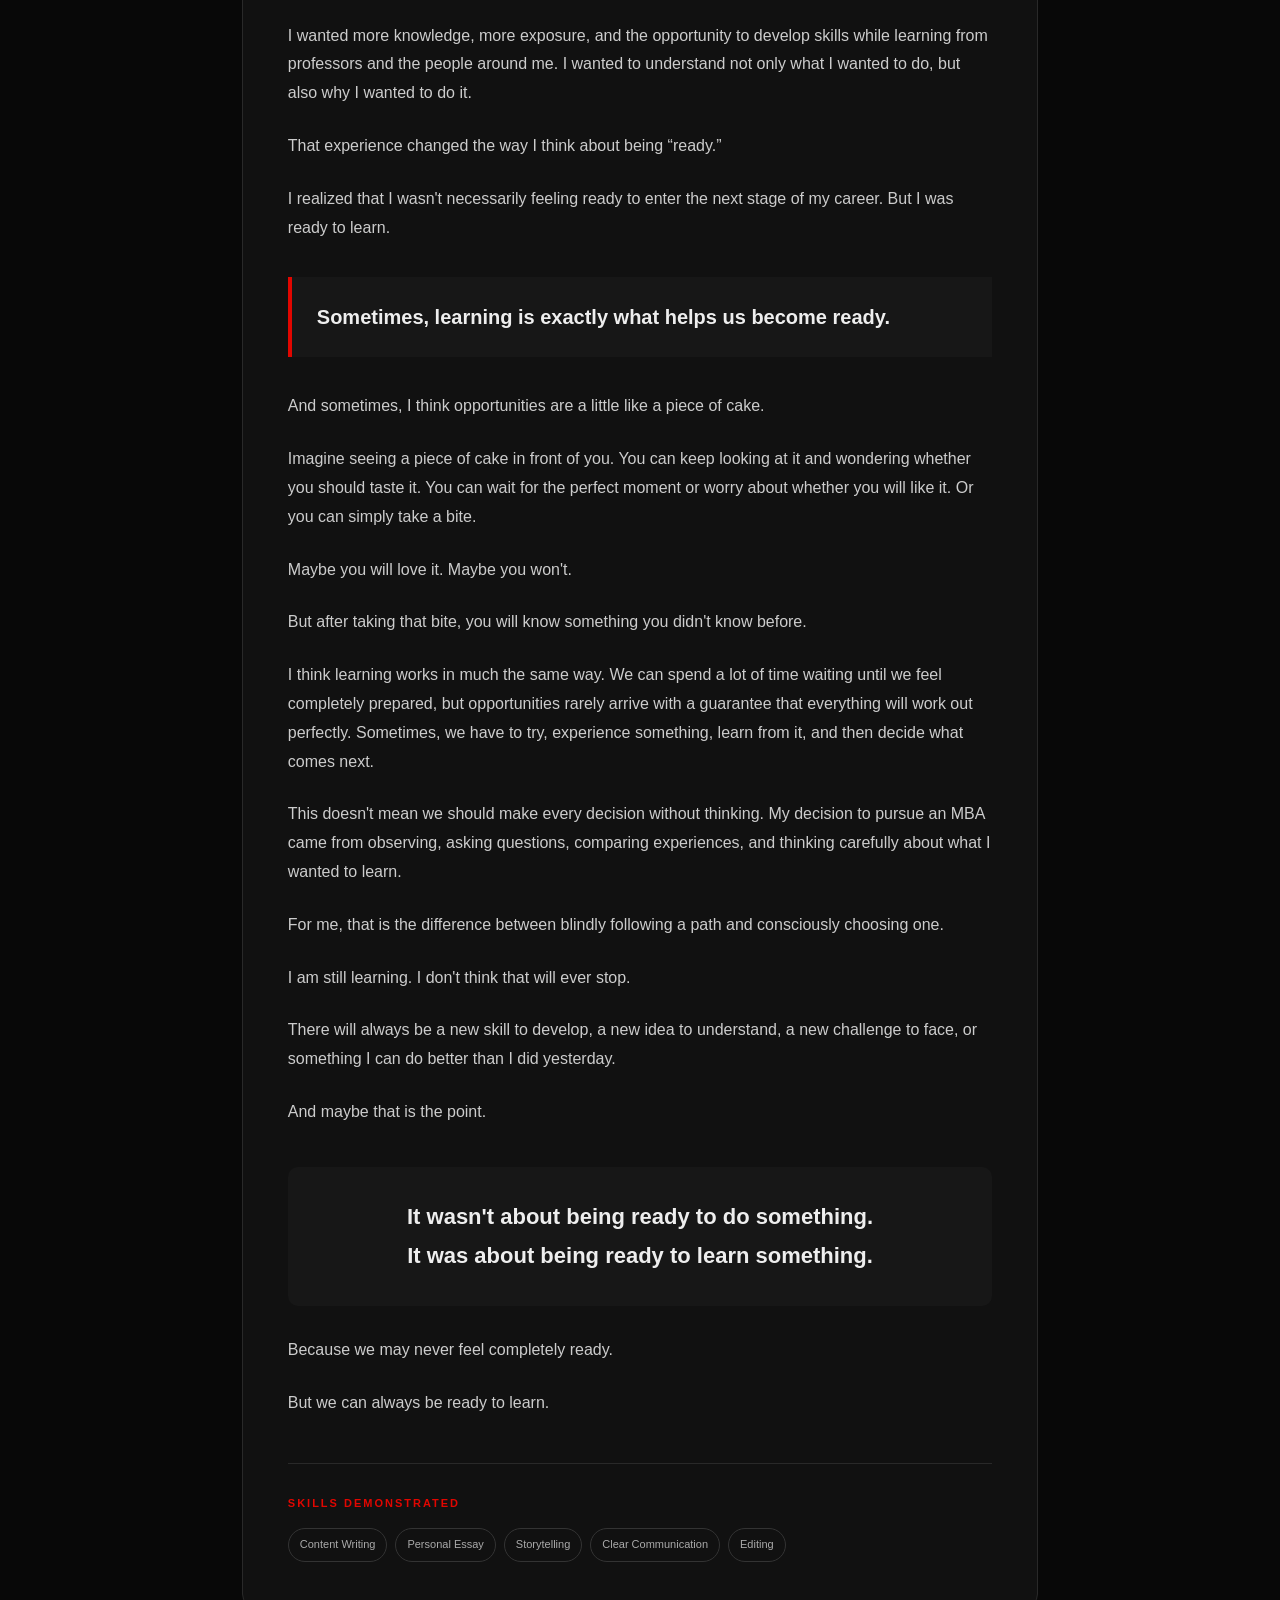
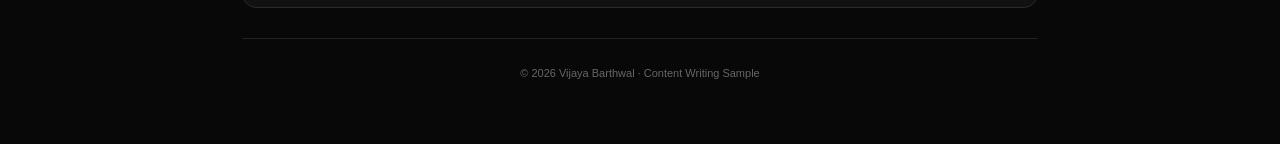
<file: content-writing-case-study.html>
<!DOCTYPE html>
<html lang="en">
<head>
<meta charset="UTF-8">
<meta name="viewport" content="width=device-width, initial-scale=1.0">

<title>You Are Never Ready — And That's Okay | Vijaya Barthwal</title>

<style>
*{box-sizing:border-box}

body{
    margin:0;
    background:#080808;
    color:#ccc;
    font-family:Arial,Helvetica,sans-serif;
    line-height:1.8;
}

a{
    color:inherit;
    text-decoration:none;
}

.page{
    max-width:950px;
    margin:auto;
    padding:30px 6% 60px;
}

.back{
    display:inline-block;
    margin-bottom:35px;
    color:#999;
    font-size:13px;
    font-weight:bold;
}

.back:hover{color:#e10600}

.hero{
    padding:55px 45px;
    background:#111;
    border:1px solid #292929;
    border-radius:14px;
}

.label{
    color:#e10600;
    font-size:11px;
    font-weight:bold;
    letter-spacing:2px;
    text-transform:uppercase;
}

h1{
    margin:12px 0 20px;
    color:#f5f5f5;
    font-size:clamp(40px,7vw,68px);
    line-height:1.05;
    letter-spacing:-2.5px;
}

.hero p{
    max-width:700px;
    margin:0;
    color:#999;
    font-size:17px;
}

.article{
    margin-top:25px;
    padding:45px;
    background:#111;
    border:1px solid #292929;
    border-radius:14px;
}

h2{
    color:#e10600;
    font-size:25px;
    margin:0 0 15px;
}

.intro{
    padding-bottom:30px;
    margin-bottom:35px;
    border-bottom:1px solid #292929;
    color:#aaa;
    font-size:17px;
}

.essay p{
    margin:0 0 24px;
    color:#ccc;
    font-size:16px;
}

.quote{
    margin:35px 0;
    padding:22px 25px;
    border-left:4px solid #e10600;
    background:#171717;
    color:#eee;
    font-size:20px;
    font-weight:bold;
}

.final{
    margin:40px 0 30px;
    padding:30px;
    background:#171717;
    border-radius:10px;
    text-align:center;
    color:#eee;
    font-size:22px;
    font-weight:bold;
}

.skills{
    margin-top:45px;
    padding-top:30px;
    border-top:1px solid #292929;
}

.tags{
    display:flex;
    flex-wrap:wrap;
    gap:8px;
    margin-top:15px;
}

.tag{
    padding:6px 11px;
    border:1px solid #333;
    border-radius:20px;
    color:#aaa;
    font-size:11px;
}

footer{
    margin-top:30px;
    padding-top:25px;
    border-top:1px solid #222;
    text-align:center;
    color:#666;
    font-size:11px;
}

@media(max-width:650px){
    .page{padding:22px 5% 50px}
    .hero{padding:35px 22px}
    .article{padding:30px 22px}
    h1{font-size:43px}
    .hero p,.intro{font-size:15px}
    .essay p{font-size:15px}
    .quote{font-size:18px}
    .final{font-size:20px;padding:24px 18px}
}
</style>
</head>

<body>

<div class="page">

<a class="back" href="index.html">← Back to Portfolio</a>

<header class="hero">

<div class="label">Content Writing · Personal Essay</div>

<h1>You Are Never Ready — And That's Okay</h1>

<p>
An original personal essay about uncertainty, learning,
thoughtful decisions, and growing through experience.
</p>

</header>


<main class="article">

<h2>Learning Before Feeling Ready</h2>

<p class="intro">
We often wait for the right moment before doing something important.
But sometimes, the right moment is simply the moment when we decide
to learn.
</p>


<div class="essay">

<p>
We often wait for the right moment before doing something important.
We tell ourselves that we need more knowledge, more confidence,
more experience, or simply more time. We think that one day we will
wake up and finally feel ready.
</p>

<p>
But I have started to believe that this moment may never come.
</p>

<p>
A person is never completely ready for everything. There is always
something more to learn, understand, practice, or improve. For me,
learning is not something that should begin after we feel ready.
Sometimes, learning is exactly what helps us become ready.
</p>

<p>
I experienced this myself after completing my BBA.
</p>

<p>
After graduation, I saw many people around me taking different paths.
Some started jobs immediately. Some changed jobs and moved into
different roles. Others prepared for government examinations or
started working toward different goals. Watching all of this made
me think about my own future.
</p>

<p>
At first, getting a job immediately after graduation seemed like
the obvious choice. But instead of simply following what everyone
else was doing, I started observing the people around me and
thinking about their experiences.
</p>

<p>
I asked myself questions.
</p>

<p>
What was it like for someone who started working immediately after
graduation? How was their experience different from someone who
continued studying? What skills were they developing? What did they
enjoy about their work? What challenges did they face? And most
importantly, what kind of path would help me grow?
</p>

<p>
Eventually, I decided to pursue an MBA.
</p>

<p>
It wasn't because I thought an MBA would magically guarantee me
a better job. It was because I felt there was still more for me
to learn.
</p>

<p>
I wanted more knowledge, more exposure, and the opportunity to
develop skills while learning from professors and the people around
me. I wanted to understand not only what I wanted to do, but also
why I wanted to do it.
</p>

<p>
That experience changed the way I think about being “ready.”
</p>

<p>
I realized that I wasn't necessarily feeling ready to enter the
next stage of my career. But I was ready to learn.
</p>


<div class="quote">
Sometimes, learning is exactly what helps us become ready.
</div>


<p>
And sometimes, I think opportunities are a little like a piece
of cake.
</p>

<p>
Imagine seeing a piece of cake in front of you. You can keep looking
at it and wondering whether you should taste it. You can wait for
the perfect moment or worry about whether you will like it. Or you
can simply take a bite.
</p>

<p>
Maybe you will love it. Maybe you won't.
</p>

<p>
But after taking that bite, you will know something you didn't
know before.
</p>

<p>
I think learning works in much the same way. We can spend a lot
of time waiting until we feel completely prepared, but opportunities
rarely arrive with a guarantee that everything will work out
perfectly. Sometimes, we have to try, experience something, learn
from it, and then decide what comes next.
</p>

<p>
This doesn't mean we should make every decision without thinking.
My decision to pursue an MBA came from observing, asking questions,
comparing experiences, and thinking carefully about what I wanted
to learn.
</p>

<p>
For me, that is the difference between blindly following a path
and consciously choosing one.
</p>

<p>
I am still learning. I don't think that will ever stop.
</p>

<p>
There will always be a new skill to develop, a new idea to understand,
a new challenge to face, or something I can do better than I did
yesterday.
</p>

<p>
And maybe that is the point.
</p>


<div class="final">
It wasn't about being ready to do something.<br>
It was about being ready to learn something.
</div>


<p>
Because we may never feel completely ready.
</p>

<p>
But we can always be ready to learn.
</p>

</div>


<div class="skills">

<div class="label">Skills Demonstrated</div>

<div class="tags">
<span class="tag">Content Writing</span>
<span class="tag">Personal Essay</span>
<span class="tag">Storytelling</span>
<span class="tag">Clear Communication</span>
<span class="tag">Editing</span>
</div>

</div>

</main>


<footer>
© 2026 Vijaya Barthwal · Content Writing Sample
</footer>

</div>

</body>
</html>
</file>
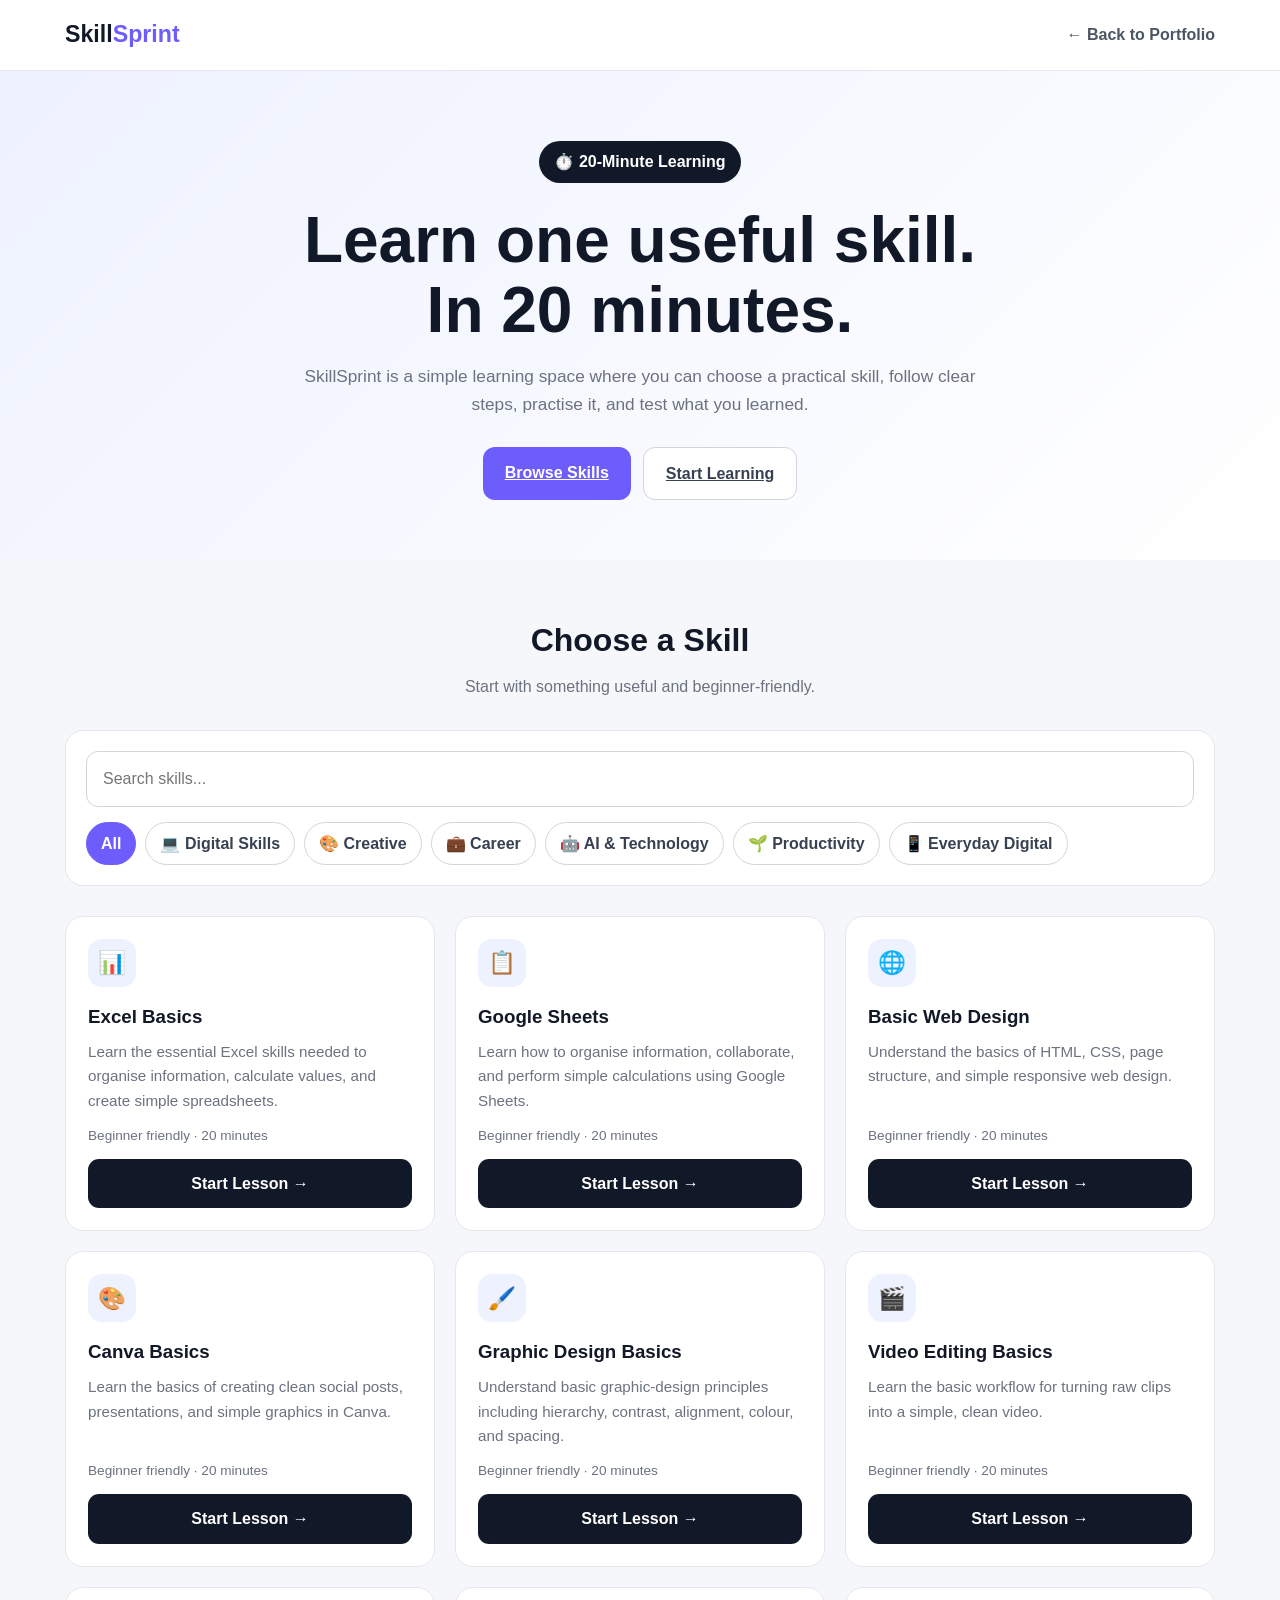
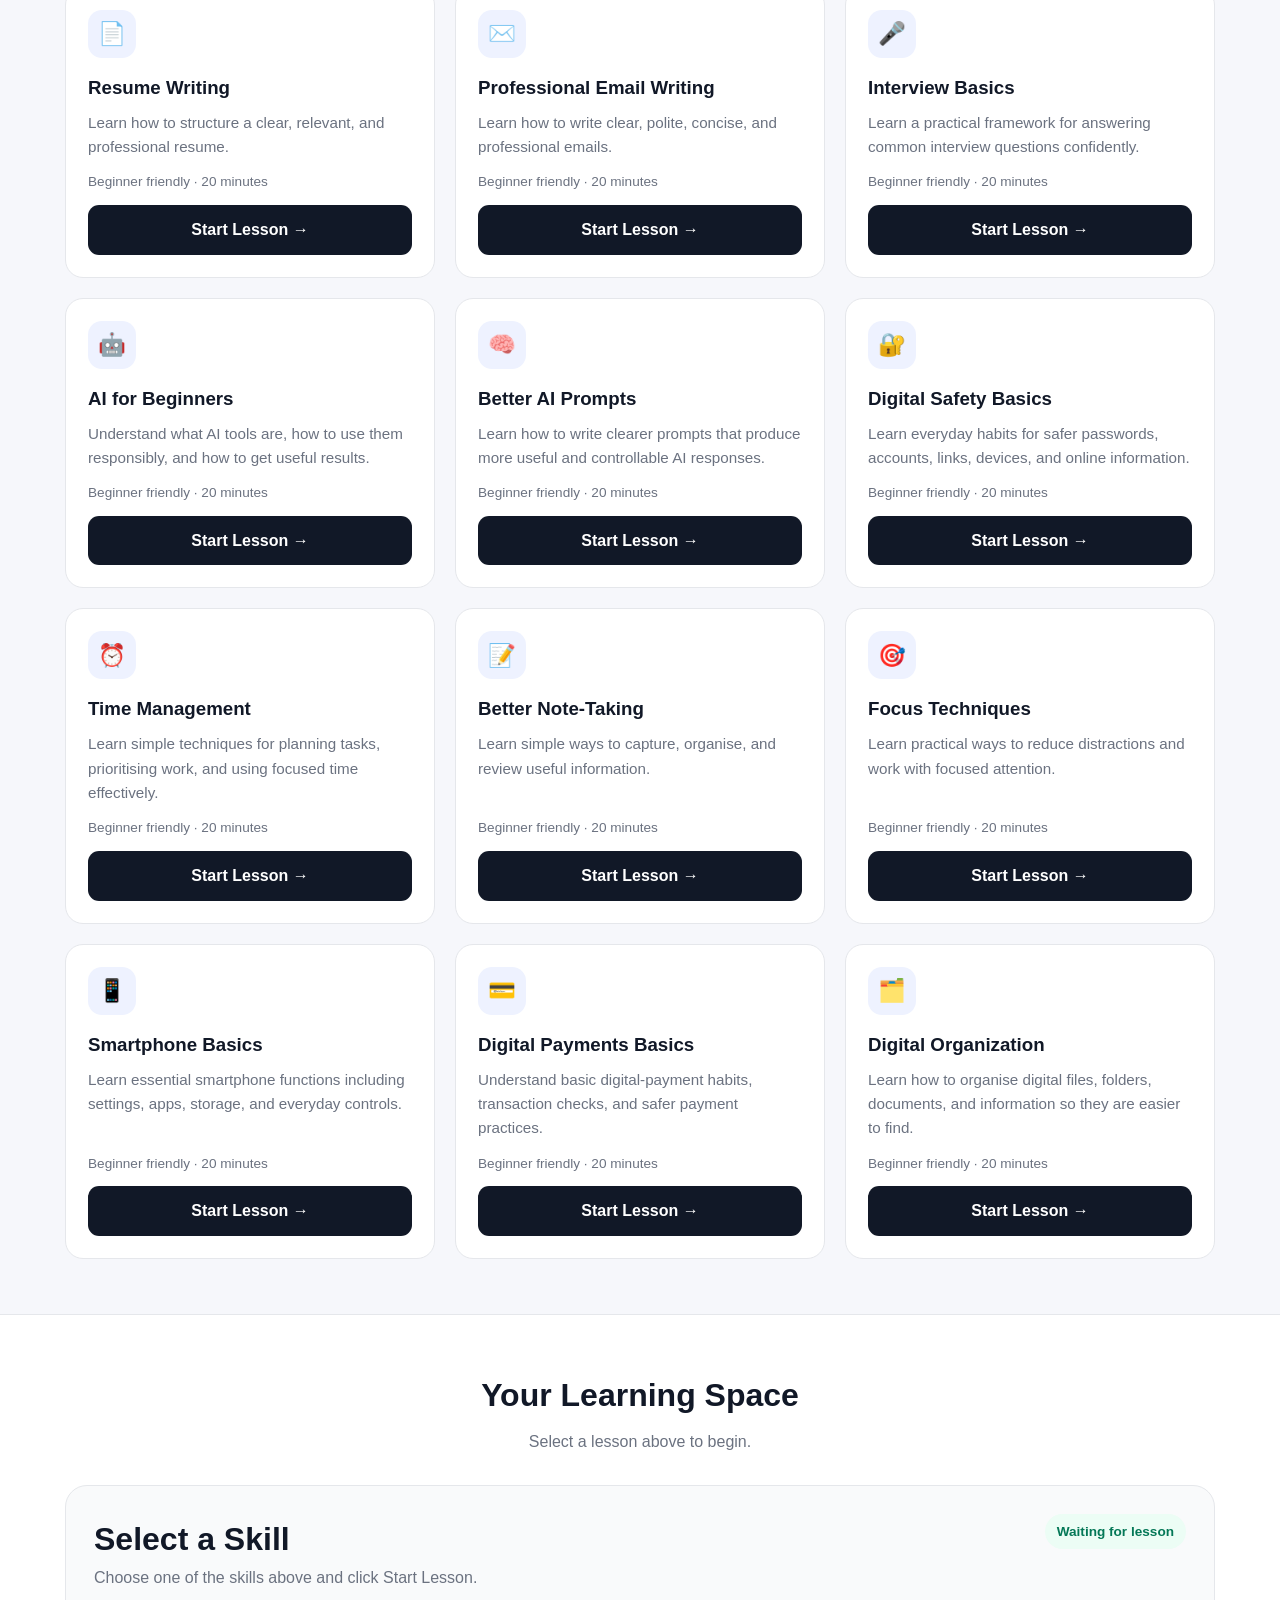
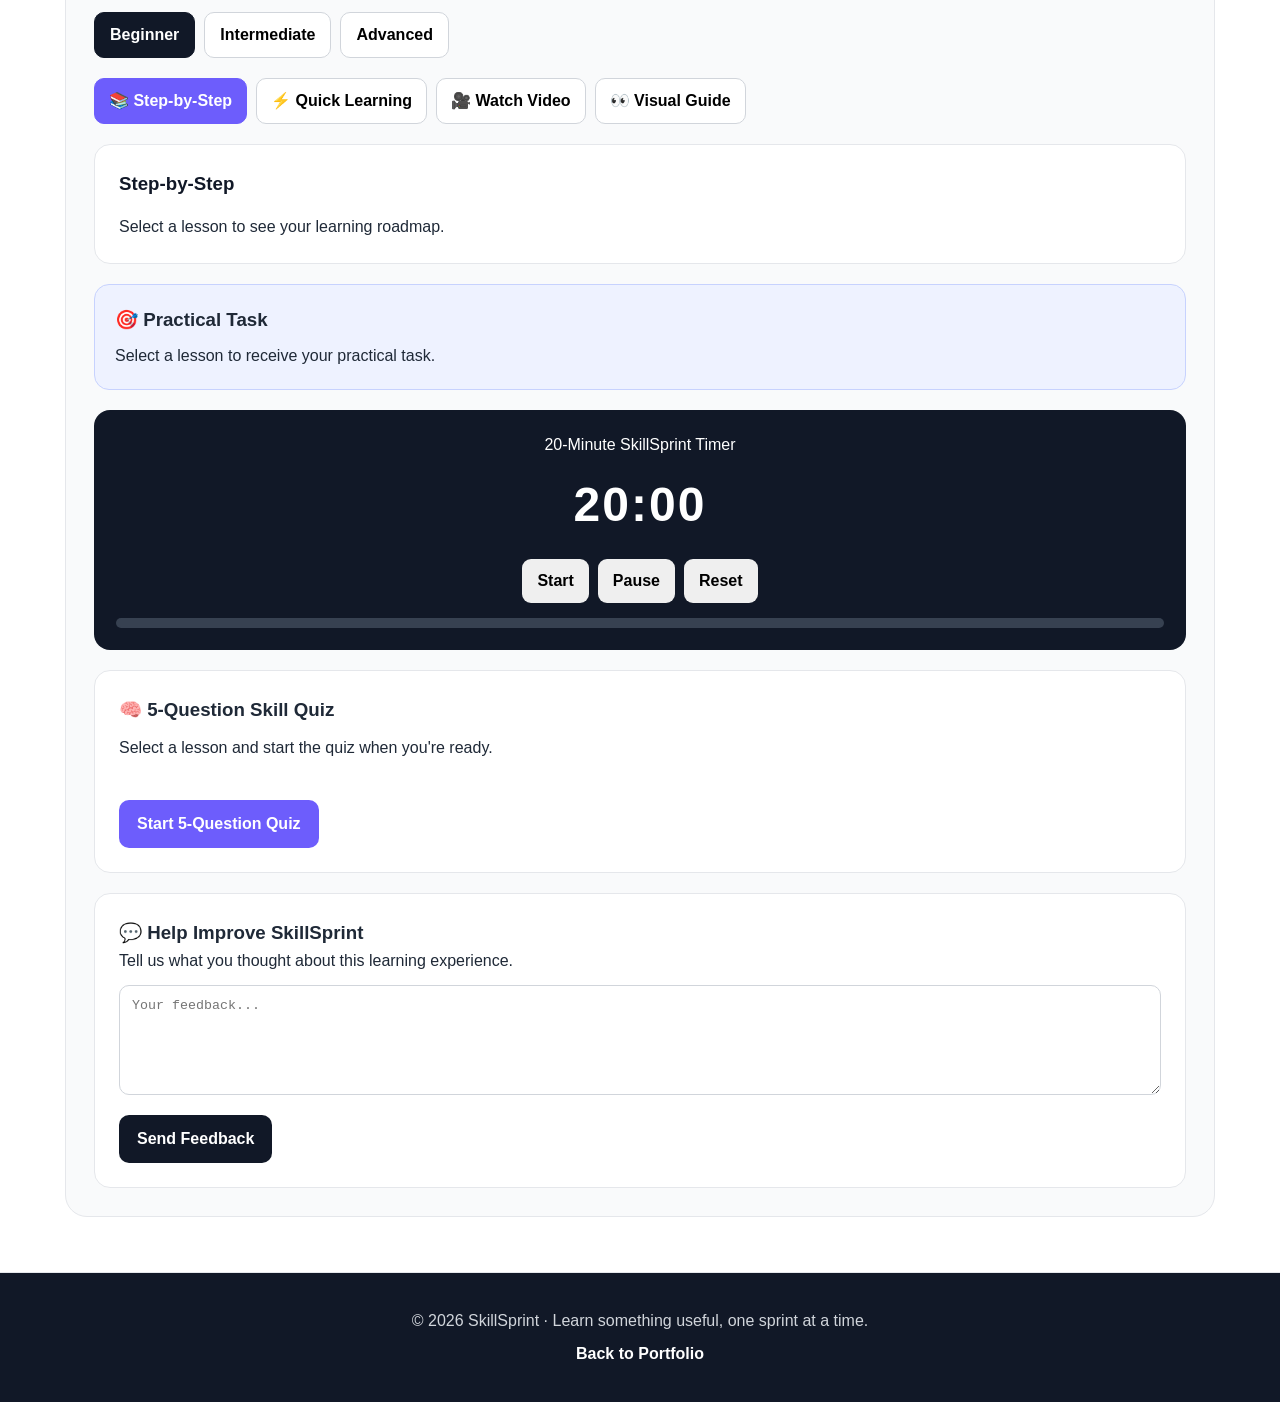
<file: landing-page-copy.html>
<!DOCTYPE html>
<html lang="en">
<head>
<meta charset="UTF-8">
<meta name="viewport" content="width=device-width, initial-scale=1.0">
<meta name="description" content="SkillSprint — Learn one useful skill in 20 minutes.">
<title>SkillSprint — Learn One Useful Skill</title>

<style>
*{
  box-sizing:border-box;
  margin:0;
  padding:0;
}

html{
  scroll-behavior:smooth;
}

body{
  font-family:Arial,Helvetica,sans-serif;
  background:#f6f7fb;
  color:#1f2937;
  line-height:1.6;
}

button,
input,
select{
  font:inherit;
}

button{
  cursor:pointer;
}

.container{
  width:min(1150px,92%);
  margin:auto;
}

/* HEADER */

header{
  background:#ffffff;
  border-bottom:1px solid #e5e7eb;
  position:sticky;
  top:0;
  z-index:1000;
}

.nav{
  min-height:70px;
  display:flex;
  align-items:center;
  justify-content:space-between;
  gap:20px;
}

.logo{
  font-size:1.45rem;
  font-weight:800;
  color:#111827;
  text-decoration:none;
}

.logo span{
  color:#6d5dfc;
}

.nav-link{
  text-decoration:none;
  color:#4b5563;
  font-weight:600;
}

/* HERO */

.hero{
  background:linear-gradient(135deg,#eef2ff,#ffffff);
  padding:70px 0 60px;
  text-align:center;
}

.hero h1{
  font-size:clamp(2.2rem,6vw,4rem);
  line-height:1.1;
  color:#111827;
  margin-bottom:18px;
}

.hero p{
  max-width:680px;
  margin:0 auto 28px;
  color:#6b7280;
  font-size:1.08rem;
}

.hero-actions{
  display:flex;
  justify-content:center;
  gap:12px;
  flex-wrap:wrap;
}

.btn{
  border:0;
  border-radius:12px;
  padding:13px 22px;
  font-weight:700;
  transition:.2s ease;
}

.btn:hover{
  transform:translateY(-2px);
}

.btn-primary{
  background:#6d5dfc;
  color:#fff;
}

.btn-secondary{
  background:#fff;
  color:#374151;
  border:1px solid #d1d5db;
}

.timer-badge{
  display:inline-flex;
  align-items:center;
  gap:8px;
  background:#111827;
  color:#fff;
  padding:8px 15px;
  border-radius:999px;
  margin-bottom:22px;
  font-weight:700;
}

/* MAIN */

section{
  padding:55px 0;
}

.section-title{
  text-align:center;
  margin-bottom:30px;
}

.section-title h2{
  font-size:2rem;
  color:#111827;
  margin-bottom:8px;
}

.section-title p{
  color:#6b7280;
}

/* CONTROLS */

.controls{
  background:#fff;
  border:1px solid #e5e7eb;
  border-radius:18px;
  padding:20px;
  margin-bottom:30px;
}

.search-box{
  width:100%;
  padding:14px 16px;
  border:1px solid #d1d5db;
  border-radius:12px;
  outline:none;
  margin-bottom:15px;
}

.search-box:focus{
  border-color:#6d5dfc;
}

.categories{
  display:flex;
  flex-wrap:wrap;
  gap:9px;
}

.category-btn{
  border:1px solid #d1d5db;
  background:#fff;
  color:#374151;
  border-radius:999px;
  padding:8px 14px;
  font-weight:600;
}

.category-btn.active{
  background:#6d5dfc;
  border-color:#6d5dfc;
  color:#fff;
}

/* LESSON GRID */

.lesson-grid{
  display:grid;
  grid-template-columns:repeat(3,1fr);
  gap:20px;
}

.lesson-card{
  background:#fff;
  border:1px solid #e5e7eb;
  border-radius:18px;
  padding:22px;
  display:flex;
  flex-direction:column;
  min-height:270px;
  transition:.2s ease;
}

.lesson-card:hover{
  transform:translateY(-4px);
  box-shadow:0 12px 30px rgba(0,0,0,.07);
}

.lesson-icon{
  width:48px;
  height:48px;
  border-radius:14px;
  background:#eef2ff;
  display:flex;
  align-items:center;
  justify-content:center;
  font-size:1.4rem;
  margin-bottom:15px;
}

.lesson-card h3{
  color:#111827;
  margin-bottom:8px;
}

.lesson-card p{
  color:#6b7280;
  font-size:.95rem;
  flex:1;
}

.lesson-meta{
  margin:12px 0;
  color:#6b7280;
  font-size:.85rem;
}

.start-lesson{
  width:100%;
  border:0;
  border-radius:11px;
  background:#111827;
  color:#fff;
  padding:12px;
  font-weight:700;
}

.start-lesson:hover{
  background:#6d5dfc;
}

.no-results{
  display:none;
  text-align:center;
  color:#6b7280;
  padding:30px;
}

/* LEARNING AREA */

.learning-section{
  background:#ffffff;
  border-top:1px solid #e5e7eb;
  border-bottom:1px solid #e5e7eb;
}

.learning-panel{
  background:#f9fafb;
  border:1px solid #e5e7eb;
  border-radius:22px;
  padding:28px;
}

.lesson-heading{
  display:flex;
  justify-content:space-between;
  gap:20px;
  align-items:flex-start;
  margin-bottom:22px;
}

.lesson-heading h2{
  font-size:2rem;
  color:#111827;
}

.lesson-heading p{
  color:#6b7280;
}

.status{
  white-space:nowrap;
  background:#ecfdf5;
  color:#047857;
  border-radius:999px;
  padding:7px 12px;
  font-size:.85rem;
  font-weight:700;
}

/* LEVELS */

.levels{
  display:flex;
  flex-wrap:wrap;
  gap:9px;
  margin-bottom:20px;
}

.level{
  border:1px solid #d1d5db;
  background:#fff;
  border-radius:10px;
  padding:9px 15px;
  font-weight:700;
}

.level.active{
  background:#111827;
  color:#fff;
  border-color:#111827;
}

/* MODES */

.modes{
  display:flex;
  flex-wrap:wrap;
  gap:9px;
  margin-bottom:20px;
}

.mode{
  border:1px solid #d1d5db;
  background:#fff;
  border-radius:10px;
  padding:9px 14px;
  font-weight:700;
}

.mode.active{
  background:#6d5dfc;
  color:#fff;
  border-color:#6d5dfc;
}

/* CONTENT */

.learning-content{
  background:#fff;
  border:1px solid #e5e7eb;
  border-radius:16px;
  padding:24px;
  margin-bottom:20px;
}

.learning-content h3{
  margin-bottom:15px;
  color:#111827;
}

.step-list{
  padding-left:24px;
}

.step-list li{
  margin-bottom:10px;
}

.quick-box{
  font-size:1.02rem;
}

.video-box a{
  display:inline-block;
  margin-top:12px;
  text-decoration:none;
  color:#6d5dfc;
  font-weight:700;
}

.visual-guide{
  background:#f3f4f6;
  border-radius:14px;
  padding:20px;
}

.visual-flow{
  display:flex;
  flex-wrap:wrap;
  align-items:center;
  gap:10px;
  margin-top:15px;
}

.visual-step{
  background:#fff;
  border:1px solid #d1d5db;
  padding:12px 15px;
  border-radius:10px;
  font-weight:700;
}

.arrow{
  color:#6d5dfc;
  font-weight:900;
}

.practice{
  background:#eef2ff;
  border:1px solid #c7d2fe;
  border-radius:15px;
  padding:20px;
  margin-bottom:20px;
}

.practice h3{
  margin-bottom:8px;
}

/* TIMER */

.timer-panel{
  background:#111827;
  color:#fff;
  border-radius:16px;
  padding:22px;
  margin-bottom:20px;
  text-align:center;
}

.timer-display{
  font-size:3rem;
  font-weight:800;
  letter-spacing:2px;
  margin:10px 0 15px;
}

.timer-controls{
  display:flex;
  justify-content:center;
  gap:9px;
  flex-wrap:wrap;
}

.timer-controls button{
  border:0;
  border-radius:9px;
  padding:9px 15px;
  font-weight:700;
}

.progress-wrap{
  background:#374151;
  height:10px;
  border-radius:99px;
  overflow:hidden;
  margin-top:15px;
}

.progress-bar{
  height:100%;
  width:0%;
  background:#a78bfa;
  transition:width:.3s ease;
}

/* QUIZ */

.quiz{
  background:#fff;
  border:1px solid #e5e7eb;
  border-radius:16px;
  padding:24px;
}

.quiz h3{
  margin-bottom:10px;
}

.quiz-question{
  font-weight:700;
  margin:15px 0;
}

.quiz-options{
  display:grid;
  gap:10px;
}

.quiz-option{
  width:100%;
  text-align:left;
  border:1px solid #d1d5db;
  background:#fff;
  border-radius:10px;
  padding:12px 14px;
}

.quiz-option:hover{
  border-color:#6d5dfc;
}

.quiz-option.correct{
  background:#ecfdf5;
  border-color:#10b981;
}

.quiz-option.wrong{
  background:#fef2f2;
  border-color:#ef4444;
}

.quiz-feedback{
  min-height:28px;
  margin-top:12px;
  font-weight:700;
}

.quiz-start{
  border:0;
  background:#6d5dfc;
  color:#fff;
  padding:11px 18px;
  border-radius:10px;
  font-weight:700;
}

.quiz-result{
  text-align:center;
  padding:15px;
}

.complete{
  display:none;
  text-align:center;
  background:#ecfdf5;
  border:1px solid #a7f3d0;
  border-radius:16px;
  padding:25px;
  margin-top:20px;
}

.complete h3{
  color:#047857;
  margin-bottom:8px;
}

/* FEEDBACK */

.feedback{
  margin-top:20px;
  background:#fff;
  border:1px solid #e5e7eb;
  border-radius:16px;
  padding:24px;
}

.feedback textarea{
  width:100%;
  min-height:110px;
  border:1px solid #d1d5db;
  border-radius:10px;
  padding:12px;
  resize:vertical;
  margin:12px 0;
}

.feedback button{
  border:0;
  border-radius:10px;
  padding:11px 18px;
  background:#111827;
  color:#fff;
  font-weight:700;
}

/* FOOTER */

footer{
  background:#111827;
  color:#d1d5db;
  padding:35px 0;
  text-align:center;
}

footer a{
  color:#fff;
  text-decoration:none;
  font-weight:700;
}

/* POPUP */

.popup{
  position:fixed;
  inset:0;
  background:rgba(17,24,39,.7);
  display:none;
  align-items:center;
  justify-content:center;
  z-index:2000;
  padding:20px;
}

.popup.show{
  display:flex;
}

.popup-box{
  width:min(430px,100%);
  background:#fff;
  border-radius:22px;
  padding:35px 25px;
  text-align:center;
}

.popup-character{
  font-size:4rem;
  margin-bottom:10px;
}

.popup-box h2{
  color:#111827;
  margin-bottom:8px;
}

.popup-score{
  font-size:2rem;
  font-weight:800;
  color:#6d5dfc;
  margin:12px 0;
}

.popup-box button{
  border:0;
  border-radius:10px;
  background:#111827;
  color:#fff;
  padding:11px 20px;
  font-weight:700;
}

/* HIDDEN */

.hidden{
  display:none!important;
}

/* RESPONSIVE */

@media(max-width:900px){
  .lesson-grid{
    grid-template-columns:repeat(2,1fr);
  }
}

@media(max-width:650px){
  .nav{
    min-height:60px;
  }

  .hero{
    padding:50px 0;
  }

  section{
    padding:40px 0;
  }

  .lesson-grid{
    grid-template-columns:1fr;
  }

  .learning-panel{
    padding:18px;
  }

  .lesson-heading{
    flex-direction:column;
  }

  .status{
    white-space:normal;
  }

  .timer-display{
    font-size:2.5rem;
  }

  .visual-flow{
    flex-direction:column;
    align-items:stretch;
  }

  .arrow{
    text-align:center;
    transform:rotate(90deg);
  }
}
</style>
</head>

<body>

<header>
  <div class="container nav">
    <a href="#" class="logo">Skill<span>Sprint</span></a>
    <a href="index.html" class="nav-link">← Back to Portfolio</a>
  </div>
</header>

<main>

<section class="hero">
  <div class="container">
    <div class="timer-badge">⏱️ 20-Minute Learning</div>

    <h1>Learn one useful skill.<br>In 20 minutes.</h1>

    <p>
      SkillSprint is a simple learning space where you can choose a practical
      skill, follow clear steps, practise it, and test what you learned.
    </p>

    <div class="hero-actions">
      <a href="#skills" class="btn btn-primary">Browse Skills</a>
      <a href="#learning" class="btn btn-secondary">Start Learning</a>
    </div>
  </div>
</section>

<section id="skills">
  <div class="container">

    <div class="section-title">
      <h2>Choose a Skill</h2>
      <p>Start with something useful and beginner-friendly.</p>
    </div>

    <div class="controls">

      <input
        type="search"
        id="searchInput"
        class="search-box"
        placeholder="Search skills..."
        aria-label="Search skills"
      >

      <div class="categories">

        <button class="category-btn active" data-category="all">
          All
        </button>

        <button class="category-btn" data-category="digital">
          💻 Digital Skills
        </button>

        <button class="category-btn" data-category="creative">
          🎨 Creative
        </button>

        <button class="category-btn" data-category="career">
          💼 Career
        </button>

        <button class="category-btn" data-category="ai">
          🤖 AI & Technology
        </button>

        <button class="category-btn" data-category="productivity">
          🌱 Productivity
        </button>

        <button class="category-btn" data-category="everyday">
          📱 Everyday Digital
        </button>

      </div>
    </div>

    <div id="lessonGrid" class="lesson-grid"></div>

    <div id="noResults" class="no-results">
      No matching skills found.
    </div>

  </div>
</section>

<section id="learning" class="learning-section">

  <div class="container">

    <div class="section-title">
      <h2>Your Learning Space</h2>
      <p>Select a lesson above to begin.</p>
    </div>

    <div class="learning-panel">

      <div class="lesson-heading">

        <div>
          <h2 id="lessonTitle">Select a Skill</h2>
          <p id="lessonDescription">
            Choose one of the skills above and click Start Lesson.
          </p>
        </div>

        <div id="lessonStatus" class="status">
          Waiting for lesson
        </div>

      </div>

      <div class="levels">

        <button class="level active" data-level="beginner">
          Beginner
        </button>

        <button class="level" data-level="intermediate">
          Intermediate
        </button>

        <button class="level" data-level="advanced">
          Advanced
        </button>

      </div>

      <div class="modes">

        <button class="mode active" data-mode="steps">
          📚 Step-by-Step
        </button>

        <button class="mode" data-mode="quick">
          ⚡ Quick Learning
        </button>

        <button class="mode" data-mode="video">
          🎥 Watch Video
        </button>

        <button class="mode" data-mode="visual">
          👀 Visual Guide
        </button>

      </div>

      <div id="stepsContent" class="learning-content">
        <h3 id="contentTitle">Step-by-Step</h3>

        <p>
          Select a lesson to see your learning roadmap.
        </p>
      </div>

      <div id="quickContent" class="learning-content hidden">
        <h3>⚡ Quick Learning</h3>

        <p>
          Your quick-learning summary will appear here.
        </p>
      </div>

      <div id="videoContent" class="learning-content hidden">
        <h3>🎥 Watch Video</h3>

        <p>
          A useful video resource will appear here when you select a lesson.
        </p>
      </div>

      <div id="visualContent" class="learning-content hidden">
        <h3>👀 Visual Guide</h3>

        <div class="visual-guide">
          Select a lesson to see its visual learning flow.
        </div>
      </div>

      <div class="practice">

        <h3>🎯 Practical Task</h3>

        <p id="practiceTask">
          Select a lesson to receive your practical task.
        </p>

      </div>

      <div class="timer-panel">

        <div>20-Minute SkillSprint Timer</div>

        <div id="timerDisplay" class="timer-display">
          20:00
        </div>

        <div class="timer-controls">

          <button id="startTimer">
            Start
          </button>

          <button id="pauseTimer">
            Pause
          </button>

          <button id="resetTimer">
            Reset
          </button>

        </div>

        <div class="progress-wrap">
          <div id="progressBar" class="progress-bar"></div>
        </div>

      </div>

      <div class="quiz">

        <h3>🧠 5-Question Skill Quiz</h3>

        <p id="quizQuestion">
          Select a lesson and start the quiz when you're ready.
        </p>

        <div id="quizOptions" class="quiz-options"></div>

        <div id="quizFeedback" class="quiz-feedback"></div>

        <button id="startQuiz" class="quiz-start">
          Start 5-Question Quiz
        </button>

        <div id="quizResult" class="quiz-result hidden"></div>

      </div>

      <div id="complete" class="complete">

        <h3>🎉 Skill Completed!</h3>

        <p>
          Great work. You completed this SkillSprint lesson.
        </p>

      </div>

      <div class="feedback">

        <h3>💬 Help Improve SkillSprint</h3>

        <p>
          Tell us what you thought about this learning experience.
        </p>

        <form
          id="feedbackForm"
          action="https://formspree.io/f/xwlkzyaz"
          method="POST"
        >

          <textarea
            name="message"
            id="feedbackMessage"
            placeholder="Your feedback..."
            required
          ></textarea>

          <input
            type="hidden"
            name="lesson"
            id="feedbackLesson"
            value=""
          >

          <button type="submit">
            Send Feedback
          </button>

        </form>

        <p id="feedbackMessageStatus"></p>

      </div>

    </div>

  </div>

</section>

</main>

<footer>
  <div class="container">
    <p>
      © 2026 SkillSprint · Learn something useful, one sprint at a time.
    </p>

    <p style="margin-top:8px;">
      <a href="index.html">Back to Portfolio</a>
    </p>
  </div>
</footer>

<div id="completionPopup" class="popup">

  <div class="popup-box">

    <div class="popup-character">🧑‍💻🎉</div>

    <h2>You Did It!</h2>

    <p>
      Your SkillSprint character is cheering for you!
    </p>

    <div id="popupScore" class="popup-score">
      5 / 5
    </div>

    <button id="closePopup">
      Continue Learning
    </button>

  </div>

</div>

<script>
"use strict";

/* =========================================================
   SKILL DATA
   ========================================================= */

const lessons = {

  "Excel Basics": {
    icon:"📊",
    category:"digital",
    description:"Learn the essential Excel skills needed to organise information, calculate values, and create simple spreadsheets.",

    levels:{

      beginner:{
        steps:[
          "Open Excel and understand the workbook, worksheet, rows, columns, and cells.",
          "Enter text, numbers, and dates into cells.",
          "Select individual cells and ranges.",
          "Adjust column width and row height.",
          "Use simple formatting such as bold, borders, and number formats.",
          "Create a basic SUM formula.",
          "Use simple multiplication and subtraction formulas.",
          "Copy formulas to nearby cells.",
          "Sort a small table of information.",
          "Save the workbook with a clear filename."
        ],
        quick:"Excel basics are mainly about entering information, formatting it clearly, and using simple formulas to calculate values.",
        visual:["Open Excel","Enter Data","Format","Calculate","Save"],
        task:"Create a small monthly expense table with five expenses and calculate the total using SUM."
      },

      intermediate:{
        steps:[
          "Create a structured data table.",
          "Use relative cell references.",
          "Use absolute references when a value must remain fixed.",
          "Apply conditional formatting.",
          "Use IF formulas.",
          "Use COUNT and AVERAGE.",
          "Sort data using multiple columns.",
          "Filter records.",
          "Create a simple chart.",
          "Review the sheet for errors and clarity."
        ],
        quick:"Intermediate Excel focuses on formulas, data organisation, filtering, conditional formatting, and basic visualisation.",
        visual:["Table","Formulas","Filters","Formatting","Chart"],
        task:"Create a small sales table, calculate average sales, filter the records, and create one chart."
      },

      advanced:{
        steps:[
          "Plan a clean spreadsheet structure.",
          "Create reusable tables.",
          "Combine functions where appropriate.",
          "Use lookup concepts.",
          "Build logical IF conditions.",
          "Clean inconsistent data.",
          "Use advanced filtering.",
          "Create a dashboard-style summary.",
          "Review formulas and dependencies.",
          "Present the final workbook professionally."
        ],
        quick:"Advanced Excel involves combining formulas, data cleaning, analysis, and clear reporting.",
        visual:["Raw Data","Clean","Analyse","Visualise","Report"],
        task:"Build a mini sales dashboard using a dataset with products, quantities, prices, and dates."
      }

    },

    quiz:[
      ["Which formula adds numbers together?","SUM","ADD","TOTAL","PLUS"],
      ["What is a cell?","A single spreadsheet location","A whole workbook","A chart","A file folder"],
      ["Which feature helps arrange data from smallest to largest?","Sort","Paint","Freeze","Merge"],
      ["What does a chart help you do?","Visualise data","Delete data","Rename Excel","Close a workbook"],
      ["What is a worksheet?","A spreadsheet page","A keyboard key","A formula","A folder"]
    ]
  },

  "Google Sheets": {
    icon:"📋",
    category:"digital",
    description:"Learn how to organise information, collaborate, and perform simple calculations using Google Sheets.",
    levels:{
      beginner:{
        steps:[
          "Open Google Sheets and create a new spreadsheet.",
          "Understand rows, columns, and cells.",
          "Enter text, numbers, and dates.",
          "Resize columns.",
          "Format headings.",
          "Create a simple SUM formula.",
          "Copy information between cells.",
          "Sort a small table.",
          "Share a spreadsheet.",
          "Rename and organise the file."
        ],
        quick:"Google Sheets lets you organise data online and collaborate with other people.",
        visual:["Open Sheet","Enter","Format","Calculate","Share"],
        task:"Create a five-item shopping list with prices and calculate the total."
      },
      intermediate:{
        steps:[
          "Create a structured data range.",
          "Use formulas.",
          "Use IF logic.",
          "Use filters.",
          "Use sorting.",
          "Apply conditional formatting.",
          "Create a chart.",
          "Use sharing permissions.",
          "Review collaborative changes.",
          "Organise the final sheet."
        ],
        quick:"Intermediate Sheets combines formulas, filtering, formatting, charts, and collaboration.",
        visual:["Data","Formula","Filter","Chart","Collaborate"],
        task:"Create a simple task tracker with status and conditional formatting."
      },
      advanced:{
        steps:[
          "Design a structured spreadsheet.",
          "Clean incoming data.",
          "Use multiple formulas.",
          "Use lookup concepts.",
          "Create summary sections.",
          "Build charts.",
          "Manage permissions.",
          "Use multiple sheets.",
          "Create a dashboard.",
          "Document the spreadsheet."
        ],
        quick:"Advanced Sheets is useful for collaborative analysis and reporting.",
        visual:["Collect","Clean","Analyse","Dashboard","Share"],
        task:"Create a small business performance dashboard using multiple sheets."
      }
    },
    quiz:[
      ["Google Sheets is mainly used for?","Spreadsheets","Video editing","Photo editing","Email only"],
      ["Which formula adds values?","SUM","LINK","TEXT","OPEN"],
      ["What does sharing allow?","Collaboration","Printing only","Deleting Google","Changing browsers"],
      ["What is a cell?","A spreadsheet location","A website","A folder","A password"],
      ["Why use filters?","To display selected records","To close the file","To change the browser","To install software"]
    ]
  },

  "Basic Web Design": {
    icon:"🌐",
    category:"digital",
    description:"Understand the basics of HTML, CSS, page structure, and simple responsive web design.",
    levels:{
      beginner:{
        steps:[
          "Understand what HTML does.",
          "Create a basic HTML document.",
          "Add headings and paragraphs.",
          "Create links.",
          "Add images.",
          "Understand what CSS does.",
          "Change text size and spacing.",
          "Add background and borders.",
          "Create simple buttons.",
          "Open and test the page in a browser."
        ],
        quick:"HTML creates structure while CSS controls the appearance of a webpage.",
        visual:["HTML","Structure","CSS","Style","Browser"],
        task:"Create a simple personal introduction webpage with a heading, paragraph, link, and button."
      },
      intermediate:{
        steps:[
          "Create semantic page sections.",
          "Use reusable CSS classes.",
          "Work with spacing and sizing.",
          "Use Flexbox.",
          "Create card layouts.",
          "Style forms.",
          "Add hover effects.",
          "Use responsive breakpoints.",
          "Test different screen sizes.",
          "Clean the code."
        ],
        quick:"Intermediate web design focuses on layout, reusable styles, and responsive behaviour.",
        visual:["Structure","Classes","Layout","Responsive","Test"],
        task:"Build a responsive three-card skills section."
      },
      advanced:{
        steps:[
          "Plan a component structure.",
          "Use semantic HTML.",
          "Create scalable CSS.",
          "Use CSS variables.",
          "Build responsive layouts.",
          "Improve accessibility.",
          "Optimise images.",
          "Test mobile layouts.",
          "Review browser compatibility.",
          "Polish the final interface."
        ],
        quick:"Advanced web design combines structure, responsive systems, accessibility, and maintainable styling.",
        visual:["Plan","Build","Responsive","Accessible","Polish"],
        task:"Create a responsive landing page with hero, cards, CTA, and footer."
      }
    },
    quiz:[
      ["What creates webpage structure?","HTML","CSS","Excel","MP4"],
      ["What controls visual styling?","CSS","HTML only","PDF","CSV"],
      ["Which tag creates a link?","a","p","div","img"],
      ["What does responsive mean?","Adapts to screen sizes","Loads music","Deletes CSS","Uses Excel"],
      ["Where do you normally view a webpage?","Browser","Calculator","Spreadsheet","Camera"]
    ]
  },

  "Canva Basics": {
    icon:"🎨",
    category:"creative",
    description:"Learn the basics of creating clean social posts, presentations, and simple graphics in Canva.",
    levels:{
      beginner:{
        steps:[
          "Open Canva and choose a design type.",
          "Understand templates and blank designs.",
          "Add and edit text.",
          "Change fonts.",
          "Add shapes.",
          "Upload an image.",
          "Resize and position elements.",
          "Use alignment tools.",
          "Choose a simple colour combination.",
          "Export the design."
        ],
        quick:"Canva is easiest when you start with a clear layout, readable text, and a small number of visual elements.",
        visual:["Choose","Add","Arrange","Style","Export"],
        task:"Create a simple motivational Instagram post using one headline, one image, and one supporting line."
      },
      intermediate:{
        steps:[
          "Choose a consistent visual style.",
          "Create a hierarchy between headline and body text.",
          "Use grids.",
          "Align elements precisely.",
          "Use brand colours.",
          "Create reusable layouts.",
          "Work with transparent elements.",
          "Prepare social-media sizes.",
          "Check readability.",
          "Export the correct format."
        ],
        quick:"Intermediate Canva work focuses on consistency, hierarchy, alignment, and reusable designs.",
        visual:["Style","Hierarchy","Grid","Brand","Export"],
        task:"Create three matching social posts for the same fictional brand."
      },
      advanced:{
        steps:[
          "Define a visual identity.",
          "Create a reusable design system.",
          "Use consistent typography.",
          "Build content templates.",
          "Create campaign variations.",
          "Maintain spacing consistency.",
          "Optimise designs for different platforms.",
          "Review accessibility.",
          "Prepare export versions.",
          "Organise source files."
        ],
        quick:"Advanced Canva work is about building consistent visual systems rather than isolated graphics.",
        visual:["Identity","System","Templates","Campaign","Delivery"],
        task:"Create a five-post mini campaign using one consistent visual identity."
      }
    },
    quiz:[
      ["Canva is mainly used for?","Visual design","Coding only","Accounting","Database management"],
      ["Why use alignment?","To create cleaner layouts","To delete images","To write code","To record audio"],
      ["What is typography?","The style and arrangement of text","A video format","A spreadsheet","A password"],
      ["Why use templates?","To start from an existing layout","To delete work","To install Canva","To create databases"],
      ["What should good design prioritise?","Clarity","Maximum clutter","Tiny text","Random spacing"]
    ]
  },

  "Graphic Design Basics": {
    icon:"🖌️",
    category:"creative",
    description:"Understand basic graphic-design principles including hierarchy, contrast, alignment, colour, and spacing.",
    levels:{
      beginner:{
        steps:[
          "Understand visual hierarchy.",
          "Learn the role of contrast.",
          "Use alignment.",
          "Understand spacing.",
          "Choose readable fonts.",
          "Use a limited colour palette.",
          "Balance visual elements.",
          "Use images carefully.",
          "Create a clear focal point.",
          "Review the final composition."
        ],
        quick:"Good graphic design helps people understand information quickly through hierarchy, spacing, alignment, and contrast.",
        visual:["Hierarchy","Contrast","Alignment","Spacing","Balance"],
        task:"Redesign a simple event poster using clear hierarchy and spacing."
      },
      intermediate:{
        steps:[
          "Create a visual hierarchy.",
          "Combine typefaces carefully.",
          "Use grids.",
          "Create contrast.",
          "Balance white space.",
          "Use colour intentionally.",
          "Create consistent layouts.",
          "Use imagery consistently.",
          "Review visual flow.",
          "Export correctly."
        ],
        quick:"Intermediate design combines multiple principles into a consistent visual system.",
        visual:["Grid","Type","Colour","Image","Balance"],
        task:"Create a promotional poster and matching social post."
      },
      advanced:{
        steps:[
          "Define a visual concept.",
          "Build a design system.",
          "Create layout rules.",
          "Develop typography hierarchy.",
          "Develop colour rules.",
          "Create reusable components.",
          "Adapt designs across formats.",
          "Check accessibility.",
          "Prepare production files.",
          "Present design rationale."
        ],
        quick:"Advanced graphic design focuses on systems, consistency, adaptation, and communication.",
        visual:["Concept","System","Layouts","Adapt","Deliver"],
        task:"Design a mini visual identity with typography, colours, and three applications."
      }
    },
    quiz:[
      ["What is visual hierarchy?","Order of visual importance","A file type","A camera setting","A password"],
      ["What improves readability?","Contrast","Clutter","Tiny text","Random spacing"],
      ["Why use white space?","To improve clarity","To remove content","To hide errors","To create noise"],
      ["What does alignment help create?","Order","Randomness","Audio","Video"],
      ["Why limit fonts?","For consistency","For confusion","For slower loading","For passwords"]
    ]
  },

  "Video Editing Basics": {
    icon:"🎬",
    category:"creative",
    description:"Learn the basic workflow for turning raw clips into a simple, clean video.",
    levels:{
      beginner:{
        steps:[
          "Create a new editing project.",
          "Import video clips.",
          "Place clips on a timeline.",
          "Trim unwanted sections.",
          "Arrange clips in order.",
          "Add simple transitions.",
          "Add text.",
          "Adjust basic audio.",
          "Preview the complete video.",
          "Export the final video."
        ],
        quick:"Basic video editing is about selecting useful clips, arranging them clearly, and removing unnecessary material.",
        visual:["Import","Timeline","Trim","Text","Export"],
        task:"Create a 30-second video from three short clips with a title and simple ending."
      },
      intermediate:{
        steps:[
          "Organise footage.",
          "Build a rough cut.",
          "Improve pacing.",
          "Add B-roll.",
          "Balance audio.",
          "Use transitions selectively.",
          "Add captions.",
          "Use simple colour correction.",
          "Review timing.",
          "Export for the target platform."
        ],
        quick:"Intermediate editing focuses on pacing, audio, supporting footage, captions, and consistency.",
        visual:["Footage","Rough Cut","Pacing","Audio","Final"],
        task:"Edit a one-minute social video with B-roll, captions, and background music."
      },
      advanced:{
        steps:[
          "Plan the story.",
          "Organise footage efficiently.",
          "Build a strong rough cut.",
          "Refine pacing.",
          "Use sound design.",
          "Use colour correction.",
          "Create motion elements.",
          "Improve captions.",
          "Review the complete narrative.",
          "Export platform-specific versions."
        ],
        quick:"Advanced editing combines storytelling, pacing, sound, colour, and motion.",
        visual:["Story","Edit","Sound","Colour","Polish"],
        task:"Create a polished 60–90 second promotional video with a clear narrative."
      }
    },
    quiz:[
      ["What is a timeline?","Where clips are arranged","A camera","A microphone","A file folder"],
      ["Why trim clips?","To remove unnecessary footage","To add passwords","To delete the project","To increase noise"],
      ["What is B-roll?","Supporting footage","A spreadsheet","A font","A file extension"],
      ["Why check audio?","To make speech and sound clear","To change the filename","To add images","To resize the monitor"],
      ["What happens during export?","The edited project is rendered into a final file","The camera records","The browser closes","The keyboard changes"]
    ]
  },

  "Resume Writing": {
    icon:"📄",
    category:"career",
    description:"Learn how to structure a clear, relevant, and professional resume.",
    levels:{
      beginner:{
        steps:[
          "Understand the purpose of a resume.",
          "Create a clear header.",
          "Write a short professional summary.",
          "List relevant skills.",
          "Add education.",
          "Add experience or projects.",
          "Use action-oriented language.",
          "Keep formatting consistent.",
          "Proofread the document.",
          "Save a professional PDF."
        ],
        quick:"A strong resume makes your relevant skills, experience, and achievements easy to understand quickly.",
        visual:["Header","Summary","Skills","Experience","Proofread"],
        task:"Create a one-page resume outline for your target role."
      },
      intermediate:{
        steps:[
          "Identify the target role.",
          "Tailor the summary.",
          "Prioritise relevant skills.",
          "Write achievement-focused bullets.",
          "Add measurable outcomes where truthful.",
          "Organise projects.",
          "Remove irrelevant details.",
          "Check formatting.",
          "Proofread carefully.",
          "Create a role-specific version."
        ],
        quick:"Intermediate resume writing means tailoring your resume to the opportunity instead of sending one generic version everywhere.",
        visual:["Target","Tailor","Prioritise","Prove","Polish"],
        task:"Take one existing project and rewrite its bullets to emphasise measurable outcomes."
      },
      advanced:{
        steps:[
          "Analyse the job description.",
          "Identify important keywords.",
          "Map evidence to requirements.",
          "Write concise achievement bullets.",
          "Build a strong professional profile.",
          "Prioritise high-value projects.",
          "Optimise structure for scanning.",
          "Check consistency.",
          "Proofread thoroughly.",
          "Prepare a final application package."
        ],
        quick:"Advanced resume work connects your actual evidence to the employer's requirements with concise, credible language.",
        visual:["Job","Keywords","Evidence","Resume","Application"],
        task:"Tailor your resume to a real job description using only truthful skills and experience."
      }
    },
    quiz:[
      ["What is the main purpose of a resume?","Present relevant qualifications","Tell a fictional story","Replace an interview","List every detail"],
      ["Why tailor a resume?","To match the opportunity","To make it longer","To hide skills","To remove experience"],
      ["What makes a bullet stronger?","Specific evidence","Vague claims","Long paragraphs","Random words"],
      ["What file format is commonly used for a final resume?","PDF","MP3","PNG only","ZIP only"],
      ["Why proofread?","To remove errors","To add clutter","To change your career","To increase file size"]
    ]
  },

  "Professional Email Writing": {
    icon:"✉️",
    category:"career",
    description:"Learn how to write clear, polite, concise, and professional emails.",
    levels:{
      beginner:{
        steps:[
          "Write a clear subject line.",
          "Use an appropriate greeting.",
          "State your purpose early.",
          "Keep sentences clear.",
          "Use polite language.",
          "Organise information into short paragraphs.",
          "Make requests specific.",
          "End professionally.",
          "Check attachments.",
          "Proofread before sending."
        ],
        quick:"A professional email should make the purpose and required action clear without unnecessary words.",
        visual:["Subject","Greeting","Purpose","Request","Close"],
        task:"Write an email requesting information from a company."
      },
      intermediate:{
        steps:[
          "Identify the recipient.",
          "Choose the correct tone.",
          "Write a precise subject.",
          "Lead with the purpose.",
          "Provide necessary context.",
          "Use bullet points where helpful.",
          "State deadlines clearly.",
          "Add relevant attachments.",
          "Review tone.",
          "Proofread."
        ],
        quick:"Intermediate email writing focuses on context, tone, structure, and clear next actions.",
        visual:["Recipient","Tone","Context","Action","Review"],
        task:"Write a professional follow-up email after a job application."
      },
      advanced:{
        steps:[
          "Define the communication objective.",
          "Adapt tone to the audience.",
          "Lead with the key information.",
          "Reduce unnecessary context.",
          "Structure complex information.",
          "Make responsibilities explicit.",
          "Handle sensitive wording carefully.",
          "Create a clear call to action.",
          "Proofread for ambiguity.",
          "Review the final message."
        ],
        quick:"Advanced professional communication is concise, audience-aware, and action-oriented.",
        visual:["Objective","Audience","Message","Action","Review"],
        task:"Write a concise stakeholder update containing status, issue, action, and next step."
      }
    },
    quiz:[
      ["What should a subject line do?","Clearly describe the email purpose","Tell a joke","Be empty","Use random words"],
      ["Why keep emails concise?","To make the message easy to understand","To hide information","To sound rude","To increase length"],
      ["What should a professional request include?","A clear action","Nothing specific","Only emojis","A long story"],
      ["Why proofread emails?","To catch errors","To add confusion","To remove the subject","To change the recipient"],
      ["What is tone?","The style or attitude of communication","A file type","A password","A font"]
    ]
  },

  "Interview Basics": {
    icon:"🎤",
    category:"career",
    description:"Learn a practical framework for answering common interview questions confidently.",
    levels:{
      beginner:{
        steps:[
          "Understand what an interview is assessing.",
          "Prepare a short introduction.",
          "Review your resume.",
          "Prepare your strengths.",
          "Prepare one weakness honestly.",
          "Prepare project examples.",
          "Practise common questions.",
          "Use clear body language.",
          "Ask one thoughtful question.",
          "Thank the interviewer."
        ],
        quick:"Good interview preparation means knowing your own experience and communicating it clearly.",
        visual:["Prepare","Introduce","Answer","Ask","Close"],
        task:"Practise a 60-second answer to 'Tell me about yourself.'"
      },
      intermediate:{
        steps:[
          "Research the role.",
          "Research the organisation.",
          "Prepare STAR examples.",
          "Connect answers to the role.",
          "Practise behavioural questions.",
          "Prepare achievement examples.",
          "Improve speaking pace.",
          "Practise follow-up questions.",
          "Prepare questions for the interviewer.",
          "Review your performance."
        ],
        quick:"Intermediate preparation combines role research, structured examples, and confident communication.",
        visual:["Research","STAR","Connect","Practise","Review"],
        task:"Prepare three STAR stories covering teamwork, problem-solving, and achievement."
      },
      advanced:{
        steps:[
          "Analyse the role requirements.",
          "Map your evidence to each requirement.",
          "Prepare concise stories.",
          "Anticipate follow-up questions.",
          "Practise difficult questions.",
          "Improve executive communication.",
          "Demonstrate role understanding.",
          "Use evidence naturally.",
          "Prepare strategic questions.",
          "Reflect after practice interviews."
        ],
        quick:"Advanced interviewing is about connecting credible evidence to the employer's needs while communicating with confidence.",
        visual:["Role","Evidence","Story","Follow-up","Impact"],
        task:"Run a mock interview and record five answers for later review."
      }
    },
    quiz:[
      ["What does STAR commonly help structure?","Interview answers","Emails","Spreadsheets","Graphic designs"],
      ["What should you know before an interview?","The role","Only the company logo","Nothing","A random script"],
      ["Why use examples?","To support your claims","To make answers vague","To avoid questions","To increase silence"],
      ["What is useful at the end of an interview?","A thoughtful question","Leaving without speaking","Ignoring the interviewer","Changing the topic"],
      ["What should body language generally communicate?","Confidence and attentiveness","Disinterest","Confusion","Avoidance"]
    ]
  },

  "AI for Beginners": {
    icon:"🤖",
    category:"ai",
    description:"Understand what AI tools are, how to use them responsibly, and how to get useful results.",
    levels:{
      beginner:{
        steps:[
          "Understand the basic idea of artificial intelligence.",
          "Learn what generative AI means.",
          "Choose a clear task.",
          "Write a simple prompt.",
          "Review the response.",
          "Ask for clarification.",
          "Provide useful context.",
          "Check important facts.",
          "Protect private information.",
          "Use AI as an assistant rather than unquestioned authority."
        ],
        quick:"AI tools work best when you provide clear instructions, useful context, and review the result.",
        visual:["Task","Prompt","Response","Check","Improve"],
        task:"Ask an AI tool to explain a topic you are learning and then verify two important facts."
      },
      intermediate:{
        steps:[
          "Define the desired output.",
          "Provide context.",
          "Specify audience.",
          "Specify format.",
          "Give examples.",
          "Break complex tasks into stages.",
          "Review generated content.",
          "Correct errors.",
          "Iterate the prompt.",
          "Save useful prompt patterns."
        ],
        quick:"Intermediate AI use is about controlling the task, context, format, and review process.",
        visual:["Goal","Context","Format","Review","Iterate"],
        task:"Create a structured prompt that asks AI to produce a study plan in a table."
      },
      advanced:{
        steps:[
          "Define the workflow.",
          "Break the task into components.",
          "Create reusable prompt structures.",
          "Specify constraints.",
          "Use examples strategically.",
          "Evaluate outputs systematically.",
          "Check factual claims.",
          "Protect confidential information.",
          "Refine the workflow.",
          "Document the successful process."
        ],
        quick:"Advanced AI use focuses on repeatable workflows, evaluation, constraints, and responsible use.",
        visual:["Workflow","Prompt","Generate","Evaluate","Optimise"],
        task:"Design a reusable AI workflow for creating and reviewing a weekly learning plan."
      }
    },
    quiz:[
      ["What is a prompt?","An instruction given to an AI system","A spreadsheet","A password","A video"],
      ["Why review AI output?","AI can make mistakes","AI is always perfect","Review is impossible","It changes the browser"],
      ["What improves an AI response?","Clear context","Random instructions","No information","Conflicting requests"],
      ["Should sensitive private information be shared carelessly?","No","Yes","Always","Only publicly"],
      ["What is generative AI designed to do?","Generate content","Only calculate taxes","Only store files","Only browse"]
    ]
  },

  "Better AI Prompts": {
    icon:"🧠",
    category:"ai",
    description:"Learn how to write clearer prompts that produce more useful and controllable AI responses.",
    levels:{
      beginner:{
        steps:[
          "State the task.",
          "Give relevant context.",
          "Specify the desired format.",
          "State the audience.",
          "Add important constraints.",
          "Ask for examples.",
          "Avoid vague wording.",
          "Review the result.",
          "Correct misunderstandings.",
          "Improve the prompt."
        ],
        quick:"A useful prompt tells the AI what to do, why it matters, and what the desired answer should look like.",
        visual:["Task","Context","Format","Constraints","Result"],
        task:"Write a prompt asking AI to explain a difficult topic for a beginner using five bullet points."
      },
      intermediate:{
        steps:[
          "Define the objective.",
          "Provide background.",
          "Assign a useful perspective when appropriate.",
          "Specify output structure.",
          "Give examples.",
          "Set length limits.",
          "State exclusions.",
          "Request checks.",
          "Review output.",
          "Iterate."
        ],
        quick:"Intermediate prompting gives AI enough structure to reduce ambiguity and improve consistency.",
        visual:["Objective","Context","Structure","Constraints","Iterate"],
        task:"Create a prompt that converts a long paragraph into a concise study guide."
      },
      advanced:{
        steps:[
          "Define the complete task.",
          "Break it into stages.",
          "Specify decision criteria.",
          "Define output schemas.",
          "Provide representative examples.",
          "Set quality constraints.",
          "Ask for validation.",
          "Review edge cases.",
          "Refine instructions.",
          "Create a reusable template."
        ],
        quick:"Advanced prompting treats prompts as reusable instructions and workflows rather than one-off questions.",
        visual:["Task","Stages","Criteria","Validate","Template"],
        task:"Create a reusable prompt template for analysing a project and producing a portfolio-ready case study."
      }
    },
    quiz:[
      ["Which prompt is generally better?","Clear and specific","Vague","Random","Incomplete"],
      ["Why specify output format?","To control the response structure","To confuse AI","To delete content","To change hardware"],
      ["Why provide context?","It helps the AI understand the task","It removes the task","It guarantees perfection","It disables AI"],
      ["What should you do with a poor response?","Improve the prompt","Accept it blindly","Delete the computer","Stop thinking"],
      ["What is a constraint?","A rule or limitation","A picture","A password","A browser"]
    ]
  },

  "Digital Safety Basics": {
    icon:"🔐",
    category:"everyday",
    description:"Learn everyday habits for safer passwords, accounts, links, devices, and online information.",
    levels:{
      beginner:{
        steps:[
          "Use strong unique passwords.",
          "Avoid sharing passwords.",
          "Enable two-factor authentication.",
          "Check suspicious links.",
          "Avoid unknown attachments.",
          "Keep devices updated.",
          "Use screen locks.",
          "Be careful on public networks.",
          "Review account activity.",
          "Report suspicious activity."
        ],
        quick:"Digital safety starts with strong unique passwords, two-factor authentication, updates, and caution around suspicious messages.",
        visual:["Password","2FA","Links","Updates","Report"],
        task:"Review one important account and enable two-factor authentication if available."
      },
      intermediate:{
        steps:[
          "Review password reuse.",
          "Use a password manager.",
          "Recognise phishing patterns.",
          "Check sender details.",
          "Review privacy settings.",
          "Secure recovery options.",
          "Update software.",
          "Review active sessions.",
          "Back up important files.",
          "Create an incident plan."
        ],
        quick:"Intermediate security focuses on reducing account exposure and recognising common social-engineering attempts.",
        visual:["Audit","Secure","Detect","Backup","Respond"],
        task:"Perform a basic security check on your main email account."
      },
      advanced:{
        steps:[
          "Map important accounts.",
          "Prioritise critical assets.",
          "Use strong authentication.",
          "Review permissions.",
          "Monitor unusual activity.",
          "Maintain backups.",
          "Secure recovery methods.",
          "Reduce unnecessary data sharing.",
          "Review connected applications.",
          "Create a recovery checklist."
        ],
        quick:"Advanced personal security is about reducing attack surfaces and preparing for recovery.",
        visual:["Map","Protect","Monitor","Backup","Recover"],
        task:"Create a personal digital-security checklist covering accounts, devices, backups, and recovery."
      }
    },
    quiz:[
      ["What makes a password safer?","Strong and unique","Shared","Very short","Public"],
      ["What does 2FA add?","An additional verification step","A new browser","More advertisements","A spreadsheet"],
      ["What is phishing?","A deceptive attempt to obtain information","Photo editing","Video compression","File storage"],
      ["Should suspicious links be opened immediately?","No","Yes","Always","Without checking"],
      ["Why update software?","To improve security and fix issues","To delete accounts","To remove passwords","To slow devices"]
    ]
  },

  "Time Management": {
    icon:"⏰",
    category:"productivity",
    description:"Learn simple techniques for planning tasks, prioritising work, and using focused time effectively.",
    levels:{
      beginner:{
        steps:[
          "List today's tasks.",
          "Identify the most important task.",
          "Estimate task duration.",
          "Break large tasks into smaller actions.",
          "Set a start time.",
          "Remove obvious distractions.",
          "Work on one task at a time.",
          "Take planned breaks.",
          "Review completed work.",
          "Plan tomorrow."
        ],
        quick:"Effective time management starts with choosing priorities and turning large tasks into small actions.",
        visual:["List","Prioritise","Plan","Focus","Review"],
        task:"Create a 20-minute plan for one task you have been postponing."
      },
      intermediate:{
        steps:[
          "Identify weekly priorities.",
          "Estimate effort.",
          "Group similar tasks.",
          "Create focused work blocks.",
          "Protect important time.",
          "Reduce context switching.",
          "Set realistic deadlines.",
          "Review progress.",
          "Adjust the plan.",
          "Reflect on what worked."
        ],
        quick:"Intermediate planning focuses on protecting attention and matching tasks to realistic time blocks.",
        visual:["Priorities","Blocks","Focus","Review","Adjust"],
        task:"Plan one day using three focused work blocks and specific outcomes."
      },
      advanced:{
        steps:[
          "Define important outcomes.",
          "Separate urgent from important.",
          "Plan around energy levels.",
          "Create recurring systems.",
          "Reduce unnecessary commitments.",
          "Batch repetitive tasks.",
          "Protect deep-work time.",
          "Review performance.",
          "Adjust priorities.",
          "Build sustainable routines."
        ],
        quick:"Advanced time management is about systems and priorities rather than simply filling a calendar.",
        visual:["Outcomes","Priorities","Systems","Deep Work","Review"],
        task:"Create a weekly system for balancing learning, applications, projects, and personal tasks."
      }
    },
    quiz:[
      ["What should you identify first?","Priority","Every possible detail","Distractions","Random tasks"],
      ["Why break large tasks down?","To make them manageable","To make them impossible","To increase confusion","To avoid action"],
      ["What is context switching?","Moving repeatedly between different tasks","Taking a break","Writing notes","Planning"],
      ["Why schedule focused blocks?","To protect attention","To create noise","To avoid priorities","To increase multitasking"],
      ["Why review your plan?","To improve future planning","To delete work","To avoid learning","To increase distractions"]
    ]
  },

  "Better Note-Taking": {
    icon:"📝",
    category:"productivity",
    description:"Learn simple ways to capture, organise, and review useful information.",
    levels:{
      beginner:{
        steps:[
          "Choose one place for notes.",
          "Write the topic clearly.",
          "Capture important ideas.",
          "Use headings.",
          "Use short phrases.",
          "Separate examples from main ideas.",
          "Highlight key terms.",
          "Summarise the lesson.",
          "Review the notes.",
          "Remove unnecessary information."
        ],
        quick:"Good notes capture ideas rather than attempting to copy every word.",
        visual:["Topic","Ideas","Headings","Summary","Review"],
        task:"Take notes from a short video or article using five headings."
      },
      intermediate:{
        steps:[
          "Identify the purpose of the notes.",
          "Use a consistent structure.",
          "Separate facts and questions.",
          "Use bullet points.",
          "Create summaries.",
          "Link related ideas.",
          "Add examples.",
          "Mark unclear areas.",
          "Review after learning.",
          "Convert notes into questions."
        ],
        quick:"Intermediate note-taking focuses on organising ideas so they can be reviewed and used later.",
        visual:["Purpose","Capture","Organise","Connect","Review"],
        task:"Convert one page of notes into ten revision questions."
      },
      advanced:{
        steps:[
          "Define the information goal.",
          "Build a reusable note structure.",
          "Capture key concepts.",
          "Connect related concepts.",
          "Separate evidence and interpretation.",
          "Add references.",
          "Create summaries.",
          "Identify knowledge gaps.",
          "Review periodically.",
          "Turn notes into useful outputs."
        ],
        quick:"Advanced notes become a personal knowledge system when ideas are connected, reviewed, and reused.",
        visual:["Capture","Connect","Reference","Review","Reuse"],
        task:"Create a structured knowledge page for a topic you are actively learning."
      }
    },
    quiz:[
      ["What should notes capture?","Important ideas","Every word","Random information","Only decoration"],
      ["Why use headings?","To organise information","To hide information","To increase length","To delete notes"],
      ["Why review notes?","To reinforce learning","To erase learning","To avoid practice","To create distractions"],
      ["What can questions do?","Help active recall","Delete notes","Change fonts","Create passwords"],
      ["Should notes be easy to review?","Yes","No","Never","Only sometimes"]
    ]
  },

  "Focus Techniques": {
    icon:"🎯",
    category:"productivity",
    description:"Learn practical ways to reduce distractions and work with focused attention.",
    levels:{
      beginner:{
        steps:[
          "Choose one task.",
          "Define a small outcome.",
          "Remove obvious distractions.",
          "Set a short timer.",
          "Start immediately.",
          "Keep unrelated ideas in a note.",
          "Avoid unnecessary switching.",
          "Take a short break.",
          "Review progress.",
          "Repeat when useful."
        ],
        quick:"Focus improves when you reduce distractions and give yourself one clear task at a time.",
        visual:["Choose","Remove","Focus","Break","Repeat"],
        task:"Complete one 20-minute task with notifications turned off."
      },
      intermediate:{
        steps:[
          "Define the desired outcome.",
          "Prepare the workspace.",
          "Block distracting websites.",
          "Set a focus interval.",
          "Use a task list.",
          "Capture interruptions.",
          "Take deliberate breaks.",
          "Review progress.",
          "Adjust the environment.",
          "Repeat the routine."
        ],
        quick:"Intermediate focus combines environment design, timed work, and interruption management.",
        visual:["Prepare","Block","Focus","Capture","Review"],
        task:"Run two focused work sessions and record what distracted you."
      },
      advanced:{
        steps:[
          "Identify your biggest attention leaks.",
          "Design an ideal work environment.",
          "Schedule deep work.",
          "Reduce notifications.",
          "Batch communication.",
          "Create interruption rules.",
          "Use recovery breaks.",
          "Measure meaningful output.",
          "Adjust the system.",
          "Build a sustainable focus routine."
        ],
        quick:"Advanced focus is an environmental and scheduling system, not just willpower.",
        visual:["Diagnose","Design","Deep Work","Measure","Improve"],
        task:"Design a repeatable focus system for your most important weekly project."
      }
    },
    quiz:[
      ["What should you focus on first?","One clear task","Everything at once","Notifications","Random tasks"],
      ["Why reduce notifications?","To reduce interruptions","To increase distractions","To remove files","To change settings"],
      ["What is a focus interval?","A planned period of concentrated work","A password","A file","A browser"],
      ["Why capture interruptions?","So they do not derail the current task","To forget them","To create noise","To delete tasks"],
      ["What should breaks be?","Deliberate","Constantly distracting","Random only","Avoided completely"]
    ]
  },

  "Smartphone Basics": {
    icon:"📱",
    category:"everyday",
    description:"Learn essential smartphone functions including settings, apps, storage, and everyday controls.",
    levels:{
      beginner:{
        steps:[
          "Understand the home screen.",
          "Open and close apps.",
          "Adjust volume.",
          "Connect to Wi-Fi.",
          "Use mobile data.",
          "Change basic settings.",
          "Take a screenshot.",
          "Manage notifications.",
          "Check storage.",
          "Lock the phone securely."
        ],
        quick:"Smartphone basics are about understanding common controls, connectivity, apps, notifications, and security.",
        visual:["Home","Apps","Settings","Connectivity","Security"],
        task:"Find and review Wi-Fi, notification, storage, and screen-lock settings on your phone."
      },
      intermediate:{
        steps:[
          "Organise apps.",
          "Manage permissions.",
          "Review storage.",
          "Back up important information.",
          "Manage notifications.",
          "Use accessibility features.",
          "Connect Bluetooth devices.",
          "Update apps.",
          "Review privacy settings.",
          "Secure the device."
        ],
        quick:"Intermediate smartphone skills focus on organisation, permissions, backups, privacy, and device management.",
        visual:["Organise","Permissions","Backup","Privacy","Secure"],
        task:"Review permissions for five apps and remove unnecessary access where appropriate."
      },
      advanced:{
        steps:[
          "Review account security.",
          "Manage backups.",
          "Audit application permissions.",
          "Optimise storage.",
          "Review privacy controls.",
          "Manage connected devices.",
          "Use accessibility features.",
          "Prepare for device loss.",
          "Secure recovery options.",
          "Maintain the device."
        ],
        quick:"Advanced smartphone management combines security, privacy, backups, storage, and recovery planning.",
        visual:["Audit","Backup","Privacy","Recovery","Maintain"],
        task:"Create a smartphone security and backup checklist."
      }
    },
    quiz:[
      ["What connects a phone to a wireless network?","Wi-Fi","Excel","PDF","Camera"],
      ["Why review app permissions?","To control access","To delete the phone","To change the screen","To increase noise"],
      ["What does a screenshot capture?","The current screen","The battery","The SIM card","The password"],
      ["Why back up important data?","For recovery","To remove apps","To increase notifications","To slow the phone"],
      ["Why use a screen lock?","To protect the device","To increase volume","To change Wi-Fi","To create photos"]
    ]
  },

  "Digital Payments Basics": {
    icon:"💳",
    category:"everyday",
    description:"Understand basic digital-payment habits, transaction checks, and safer payment practices.",
    levels:{
      beginner:{
        steps:[
          "Understand common digital-payment methods.",
          "Check the recipient before paying.",
          "Review the amount.",
          "Use trusted payment applications.",
          "Protect payment credentials.",
          "Never share verification codes.",
          "Check transaction status.",
          "Keep receipts or references.",
          "Report suspicious transactions.",
          "Review account activity."
        ],
        quick:"Safe digital payments depend on checking the recipient and amount and protecting authentication information.",
        visual:["Recipient","Amount","Authenticate","Confirm","Check"],
        task:"Review the security settings of your payment application without sharing any private information."
      },
      intermediate:{
        steps:[
          "Verify payment requests.",
          "Recognise suspicious messages.",
          "Check payment handles or details.",
          "Review transaction history.",
          "Set appropriate notifications.",
          "Protect the device.",
          "Use secure networks.",
          "Keep applications updated.",
          "Know how to report problems.",
          "Review account security."
        ],
        quick:"Intermediate payment safety focuses on verification, account monitoring, and recognising scams.",
        visual:["Verify","Pay","Confirm","Monitor","Report"],
        task:"Create a checklist for verifying a digital-payment request before approving it."
      },
      advanced:{
        steps:[
          "Review all payment channels.",
          "Secure associated accounts.",
          "Enable appropriate authentication.",
          "Monitor transactions.",
          "Recognise social engineering.",
          "Limit unnecessary exposure.",
          "Maintain recovery information.",
          "Review connected services.",
          "Know reporting channels.",
          "Create an incident-response checklist."
        ],
        quick:"Advanced payment safety combines authentication, monitoring, scam awareness, and recovery planning.",
        visual:["Secure","Monitor","Detect","Respond","Recover"],
        task:"Build a personal digital-payment safety checklist."
      }
    },
    quiz:[
      ["What should you check before paying?","Recipient and amount","Only the colour","Nothing","The weather"],
      ["Should verification codes be shared?","No","Yes","Always","Publicly"],
      ["Why check transaction history?","To identify unexpected activity","To change passwords","To install apps","To increase payments"],
      ["What should suspicious payment requests receive?","Verification before action","Immediate approval","Public sharing","No attention"],
      ["Why keep payment apps updated?","For security and fixes","To remove money","To change the bank","To increase spam"]
    ]
  },

  "Digital Organization": {
    icon:"🗂️",
    category:"everyday",
    description:"Learn how to organise digital files, folders, documents, and information so they are easier to find.",
    levels:{
      beginner:{
        steps:[
          "Create a simple folder structure.",
          "Use descriptive filenames.",
          "Avoid duplicate files.",
          "Group related documents.",
          "Delete unnecessary files.",
          "Use consistent naming.",
          "Organise downloads.",
          "Back up important files.",
          "Review storage.",
          "Keep the system simple."
        ],
        quick:"Digital organisation becomes easier when folders and filenames follow a simple consistent system.",
        visual:["Folders","Names","Group","Backup","Review"],
        task:"Create a clean folder structure for your personal projects."
      },
      intermediate:{
        steps:[
          "Define major categories.",
          "Create consistent naming rules.",
          "Organise project files.",
          "Separate current and archived files.",
          "Remove duplicates.",
          "Use cloud storage carefully.",
          "Create backups.",
          "Review shared files.",
          "Maintain versions.",
          "Perform a monthly cleanup."
        ],
        quick:"Intermediate organisation uses naming conventions, archives, versions, and regular reviews.",
        visual:["Categories","Names","Projects","Archive","Backup"],
        task:"Organise one project folder into clear source, working, final, and archive sections."
      },
      advanced:{
        steps:[
          "Design an information architecture.",
          "Create naming conventions.",
          "Define project structures.",
          "Manage versions.",
          "Separate active and archived data.",
          "Automate repetitive organisation where possible.",
          "Review permissions.",
          "Maintain backups.",
          "Document the system.",
          "Review and improve the structure."
        ],
        quick:"Advanced digital organisation creates a repeatable information system that remains useful as files grow.",
        visual:["Architecture","Structure","Versions","Backup","Maintain"],
        task:"Design a reusable digital-file system for your portfolio and future projects."
      }
    },
    quiz:[
      ["What makes a filename useful?","Descriptive information","Random characters","No name","Only symbols"],
      ["Why use folders?","To organise files","To delete files","To increase noise","To change software"],
      ["Why archive old files?","To keep active work easier to manage","To lose files","To increase duplicates","To remove backups"],
      ["Why back up important files?","For recovery","To make them disappear","To change their names","To reduce security"],
      ["What should an organisation system be?","Simple and consistent","Random","Impossible to understand","Different every day"]
    ]
  }

};

/* =========================================================
   STATE
   ========================================================= */

let currentLesson = null;
let currentLevel = "beginner";
let currentQuiz = [];
let currentQuizIndex = 0;
let currentScore = 0;

let timerSeconds = 1200;
let timerInterval = null;
let timerRunning = false;

let selectedCategory = "all";

/* =========================================================
   SAFE STORAGE
   ========================================================= */

function getCompletedLessons(){

  try{

    return JSON.parse(
      localStorage.getItem("skillsprintCompleted") || "[]"
    );

  }catch(error){

    return [];

  }

}

function saveCompletedLesson(name){

  try{

    const completed = getCompletedLessons();

    if(!completed.includes(name)){
      completed.push(name);
    }

    localStorage.setItem(
      "skillsprintCompleted",
      JSON.stringify(completed)
    );

  }catch(error){

    console.warn("Local storage unavailable.");

  }

}

/* =========================================================
   RENDER LESSON CARDS
   ========================================================= */

function renderLessons(){

  const grid = document.getElementById("lessonGrid");
  const noResults = document.getElementById("noResults");
  const search = document
    .getElementById("searchInput")
    .value
    .trim()
    .toLowerCase();

  grid.innerHTML = "";

  const completed = getCompletedLessons();

  let count = 0;

  Object.entries(lessons).forEach(([name,data])=>{

    const matchesSearch =
      name.toLowerCase().includes(search) ||
      data.description.toLowerCase().includes(search);

    const matchesCategory =
      selectedCategory === "all" ||
      data.category === selectedCategory;

    if(!matchesSearch || !matchesCategory){
      return;
    }

    count++;

    const card = document.createElement("article");
    card.className = "lesson-card";

    const completedText =
      completed.includes(name)
      ? " ✓ Completed"
      : "";

    card.innerHTML = `
      <div class="lesson-icon">${data.icon}</div>

      <h3>${name}</h3>

      <p>${data.description}</p>

      <div class="lesson-meta">
        Beginner friendly · 20 minutes${completedText}
      </div>

      <button
        type="button"
        class="start-lesson"
        data-lesson="${name}"
      >
        Start Lesson →
      </button>
    `;

    grid.appendChild(card);

  });

  noResults.style.display =
    count === 0 ? "block" : "none";

}

/* =========================================================
   SELECT LESSON
   ========================================================= */

function selectLesson(name){

  if(!lessons[name]){
    console.error("Lesson not found:",name);
    return;
  }

  currentLesson = name;

  const data = lessons[name];

  document.getElementById("lessonTitle").textContent =
    name + " · " +
    currentLevel.charAt(0).toUpperCase() +
    currentLevel.slice(1);

  document.getElementById("lessonDescription").textContent =
    data.description;

  document.getElementById("lessonStatus").textContent =
    "Ready to learn";

  document.getElementById("feedbackLesson").value =
    name;

  renderLearningContent();

  resetQuiz();

  resetTimer();

  document.getElementById("learning").scrollIntoView({
    behavior:"smooth",
    block:"start"
  });

}

/* =========================================================
   RENDER LEARNING CONTENT
   ========================================================= */

function renderLearningContent(){

  if(!currentLesson){
    return;
  }

  const data = lessons[currentLesson];
  const levelData = data.levels[currentLevel];

  document.getElementById("contentTitle").textContent =
    currentLesson + " · Step-by-Step";

  document.getElementById("stepsContent").innerHTML = `
    <h3 id="contentTitle">
      ${currentLesson} · Step-by-Step
    </h3>

    <ol class="step-list">
      ${levelData.steps.map(step=>`<li>${step}</li>`).join("")}
    </ol>
  `;

  document.getElementById("quickContent").innerHTML = `
    <h3>⚡ Quick Learning</h3>

    <div class="quick-box">
      ${levelData.quick}
    </div>
  `;

  document.getElementById("videoContent").innerHTML = `
    <h3>🎥 Watch Video</h3>

    <p>
      Use this topic as your search phrase to find a current
      beginner-friendly tutorial:
    </p>

    <a
      href="https://www.youtube.com/results?search_query=${encodeURIComponent(currentLesson + " beginner tutorial")}"
      target="_blank"
      rel="noopener noreferrer"
    >
      Search YouTube Tutorials →
    </a>
  `;

  document.getElementById("visualContent").innerHTML = `
    <h3>👀 Visual Guide</h3>

    <div class="visual-guide">

      <p>
        Follow this simple learning flow:
      </p>

      <div class="visual-flow">

        ${levelData.visual.map((item,index)=>`
          <div class="visual-step">
            ${item}
          </div>

          ${
            index < levelData.visual.length - 1
            ? `<div class="arrow">→</div>`
            : ""
          }

        `).join("")}

      </div>

    </div>
  `;

  document.getElementById("practiceTask").textContent =
    levelData.task;

}

/* =========================================================
   MODE SWITCHING
   ========================================================= */

function setMode(mode){

  const contents = {
    steps:"stepsContent",
    quick:"quickContent",
    video:"videoContent",
    visual:"visualContent"
  };

  Object.values(contents).forEach(id=>{
    document.getElementById(id).classList.add("hidden");
  });

  document.getElementById(contents[mode])
    .classList.remove("hidden");

  document.querySelectorAll(".mode").forEach(button=>{
    button.classList.toggle(
      "active",
      button.dataset.mode === mode
    );
  });

}

/* =========================================================
   QUIZ
   ========================================================= */

function resetQuiz(){

  currentQuiz = [];
  currentQuizIndex = 0;
  currentScore = 0;

  document.getElementById("quizQuestion").textContent =
    currentLesson
    ? "Ready for your five-question challenge."
    : "Select a lesson and start the quiz when you're ready.";

  document.getElementById("quizOptions").innerHTML = "";

  document.getElementById("quizFeedback").textContent = "";

  document.getElementById("quizResult").classList.add("hidden");

  document.getElementById("quizResult").innerHTML = "";

  document.getElementById("startQuiz").classList.remove("hidden");

  document.getElementById("complete").style.display = "none";

}

function startQuiz(){

  if(!currentLesson){
    alert("Please select a lesson first.");
    return;
  }

  currentQuiz = lessons[currentLesson].quiz;

  currentQuizIndex = 0;
  currentScore = 0;

  document.getElementById("startQuiz")
    .classList.add("hidden");

  showQuizQuestion();

}

function showQuizQuestion(){

  if(currentQuizIndex >= currentQuiz.length){

    finishQuiz();
    return;

  }

  const question = currentQuiz[currentQuizIndex];

  document.getElementById("quizQuestion").textContent =
    `Question ${currentQuizIndex + 1} of ${currentQuiz.length}: ${question[0]}`;

  const options = [
    question[1],
    question[2],
    question[3],
    question[4]
  ];

  const shuffled = [...options].sort(
    ()=>Math.random() - .5
  );

  const container =
    document.getElementById("quizOptions");

  container.innerHTML = "";

  shuffled.forEach(option=>{

    const button = document.createElement("button");

    button.type = "button";
    button.className = "quiz-option";
    button.textContent = option;

    button.addEventListener("click",()=>{

      const buttons =
        container.querySelectorAll(".quiz-option");

      buttons.forEach(b=>{
        b.disabled = true;
      });

      if(option === question[1]){

        button.classList.add("correct");

        currentScore++;

        document.getElementById("quizFeedback")
          .textContent = "✓ Correct!";

      }else{

        button.classList.add("wrong");

        buttons.forEach(b=>{
          if(b.textContent === question[1]){
            b.classList.add("correct");
          }
        });

        document.getElementById("quizFeedback")
          .textContent =
          `The correct answer is: ${question[1]}`;

      }

      currentQuizIndex++;

      setTimeout(()=>{
        document.getElementById("quizFeedback")
          .textContent = "";

        showQuizQuestion();

      },900);

    });

    container.appendChild(button);

  });

}

function finishQuiz(){

  document.getElementById("quizQuestion").textContent =
    "Quiz complete!";

  document.getElementById("quizOptions").innerHTML = "";

  const result =
    document.getElementById("quizResult");

  result.classList.remove("hidden");

  result.innerHTML = `
    <strong>Your Score: ${currentScore} / ${currentQuiz.length}</strong>
    <br><br>
    ${
      currentScore >= 4
      ? "Excellent work! 🎉"
      : currentScore >= 3
      ? "Good job! Review the lesson once more and try again."
      : "Keep practising. You can try the quiz again."
    }
  `;

  if(currentScore >= 4){

    document.getElementById("complete")
      .style.display = "block";

    document.getElementById("lessonStatus")
      .textContent = "Completed ✓";

    saveCompletedLesson(currentLesson);

    renderLessons();

    document.getElementById("popupScore")
      .textContent =
      `${currentScore} / ${currentQuiz.length}`;

    setTimeout(()=>{

      document.getElementById("completionPopup")
        .classList.add("show");

    },400);

  }

}

/* =========================================================
   TIMER
   ========================================================= */

function updateTimerDisplay(){

  const minutes =
    Math.floor(timerSeconds / 60)
      .toString()
      .padStart(2,"0");

  const seconds =
    (timerSeconds % 60)
      .toString()
      .padStart(2,"0");

  document.getElementById("timerDisplay")
    .textContent =
    `${minutes}:${seconds}`;

  const percentage =
    ((1200 - timerSeconds) / 1200) * 100;

  document.getElementById("progressBar")
    .style.width =
    Math.max(0,Math.min(100,percentage)) + "%";

}

function startTimer(){

  if(timerRunning){
    return;
  }

  timerRunning = true;

  timerInterval = setInterval(()=>{

    if(timerSeconds <= 0){

      clearInterval(timerInterval);

      timerInterval = null;
      timerRunning = false;

      document.getElementById("lessonStatus")
        .textContent = "20 minutes completed";

      alert(
        "Your 20-minute SkillSprint is complete! 🎉"
      );

      return;

    }

    timerSeconds--;

    updateTimerDisplay();

  },1000);

}

function pauseTimer(){

  if(timerInterval){
    clearInterval(timerInterval);
    timerInterval = null;
  }

  timerRunning = false;

}

function resetTimer(){

  pauseTimer();

  timerSeconds = 1200;

  updateTimerDisplay();

}

/* =========================================================
   EVENT HANDLERS
   ========================================================= */

/*
  Delegated listener intentionally used here.
  This makes Start Lesson buttons reliable even when
  the lesson cards are dynamically rendered.
*/

document.addEventListener("click",function(event){

  const lessonButton =
    event.target.closest(".start-lesson");

  if(lessonButton){

    event.preventDefault();

    const name =
      lessonButton.getAttribute("data-lesson");

    if(name){
      selectLesson(name);
    }

    return;
  }

  const categoryButton =
    event.target.closest(".category-btn");

  if(categoryButton){

    selectedCategory =
      categoryButton.dataset.category;

    document.querySelectorAll(".category-btn")
      .forEach(button=>{
        button.classList.toggle(
          "active",
          button === categoryButton
        );
      });

    renderLessons();

    return;
  }

  const levelButton =
    event.target.closest(".level");

  if(levelButton){

    currentLevel =
      levelButton.dataset.level;

    document.querySelectorAll(".level")
      .forEach(button=>{
        button.classList.toggle(
          "active",
          button === levelButton
        );
      });

    if(currentLesson){

      document.getElementById("lessonTitle")
        .textContent =
        currentLesson +
        " · " +
        currentLevel.charAt(0).toUpperCase() +
        currentLevel.slice(1);

      renderLearningContent();
      resetQuiz();

    }

    return;
  }

  const modeButton =
    event.target.closest(".mode");

  if(modeButton){

    setMode(modeButton.dataset.mode);

    return;
  }

});

/* =========================================================
   SEARCH
   ========================================================= */

document
  .getElementById("searchInput")
  .addEventListener("input",renderLessons);

/* =========================================================
   TIMER BUTTONS
   ========================================================= */

document
  .getElementById("startTimer")
  .addEventListener("click",startTimer);

document
  .getElementById("pauseTimer")
  .addEventListener("click",pauseTimer);

document
  .getElementById("resetTimer")
  .addEventListener("click",resetTimer);

/* =========================================================
   QUIZ BUTTON
   ========================================================= */

document
  .getElementById("startQuiz")
  .addEventListener("click",startQuiz);

/* =========================================================
   POPUP
   ========================================================= */

document
  .getElementById("closePopup")
  .addEventListener("click",()=>{

    document
      .getElementById("completionPopup")
      .classList.remove("show");

  });

document
  .getElementById("completionPopup")
  .addEventListener("click",event=>{

    if(event.target.id === "completionPopup"){

      event.currentTarget
        .classList.remove("show");

    }

  });

/* =========================================================
   FEEDBACK
   ========================================================= */

document
  .getElementById("feedbackForm")
  .addEventListener("submit",()=>{

    document
      .getElementById("feedbackMessageStatus")
      .textContent =
      "Thank you for your feedback!";

  });

/* =========================================================
   INITIALISE
   ========================================================= */

renderLessons();

updateTimerDisplay();

setMode("steps");

</script>

</body>
</html>
</file>
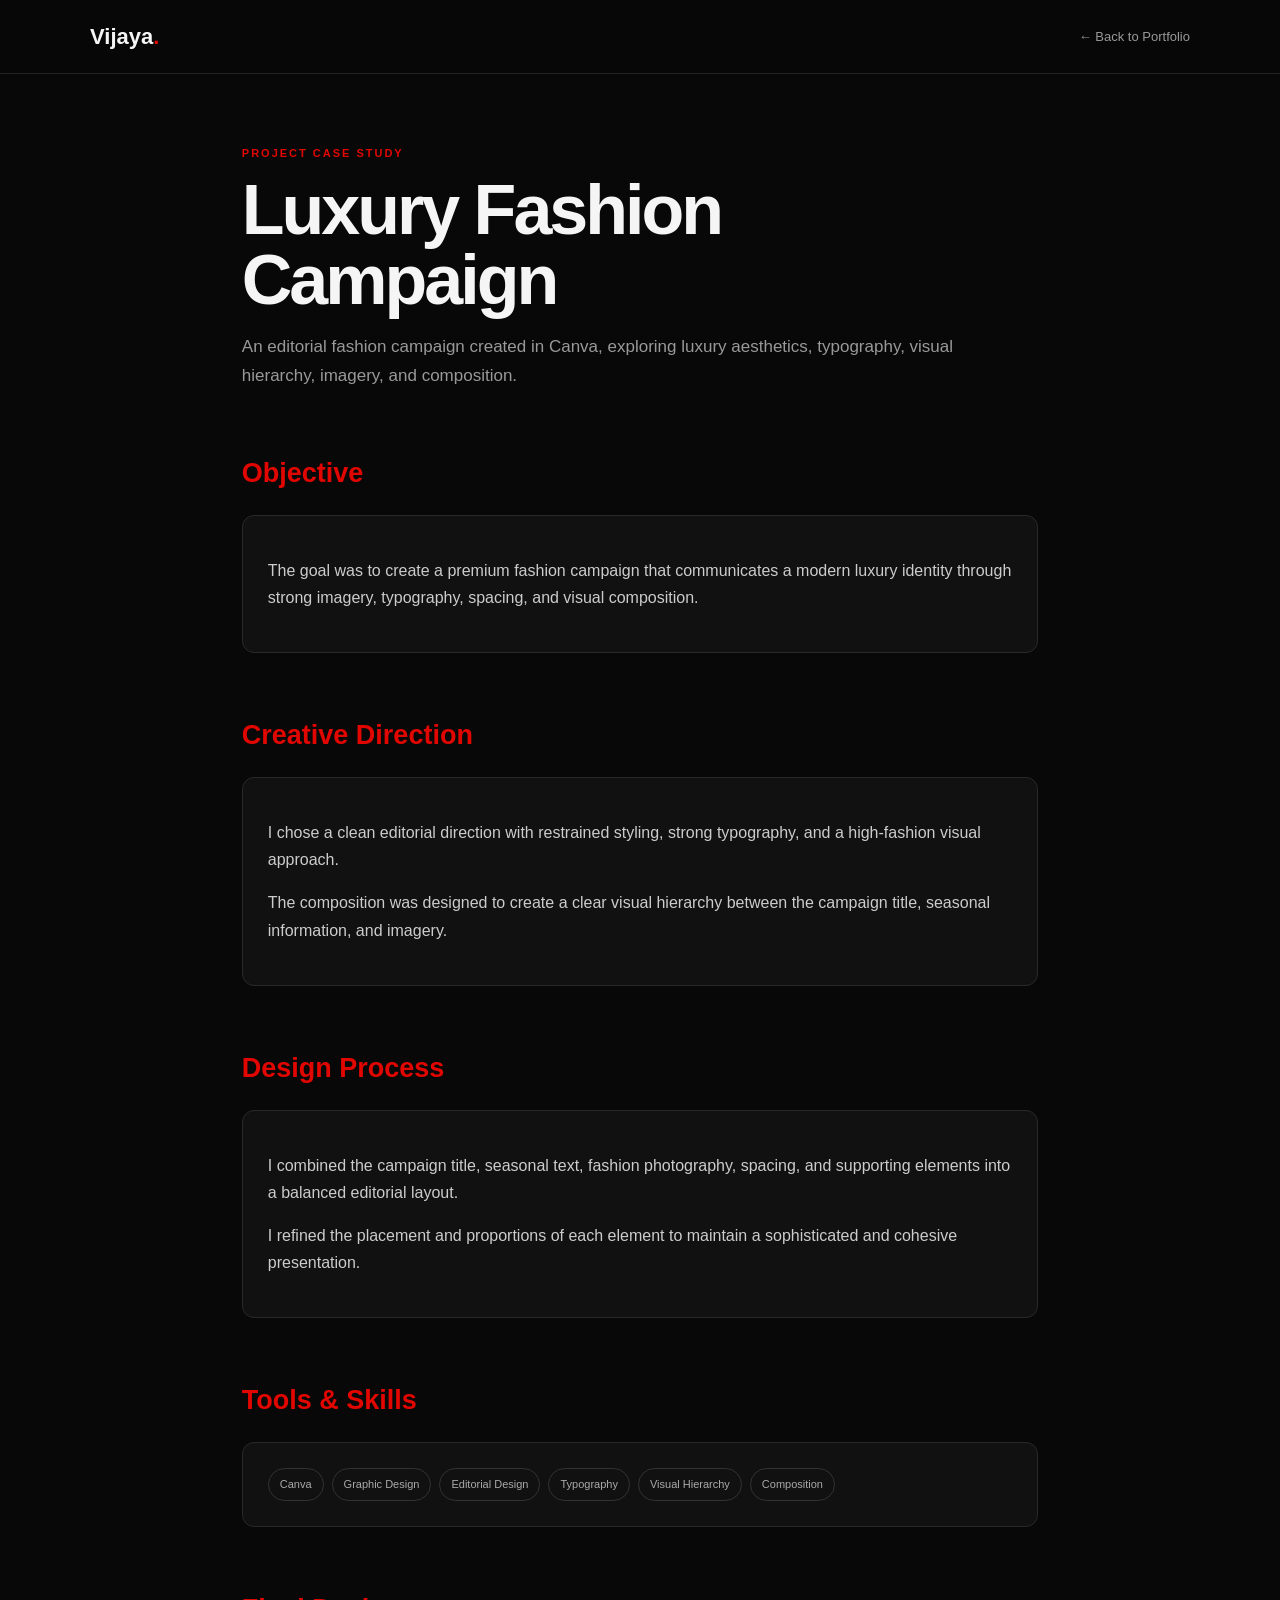
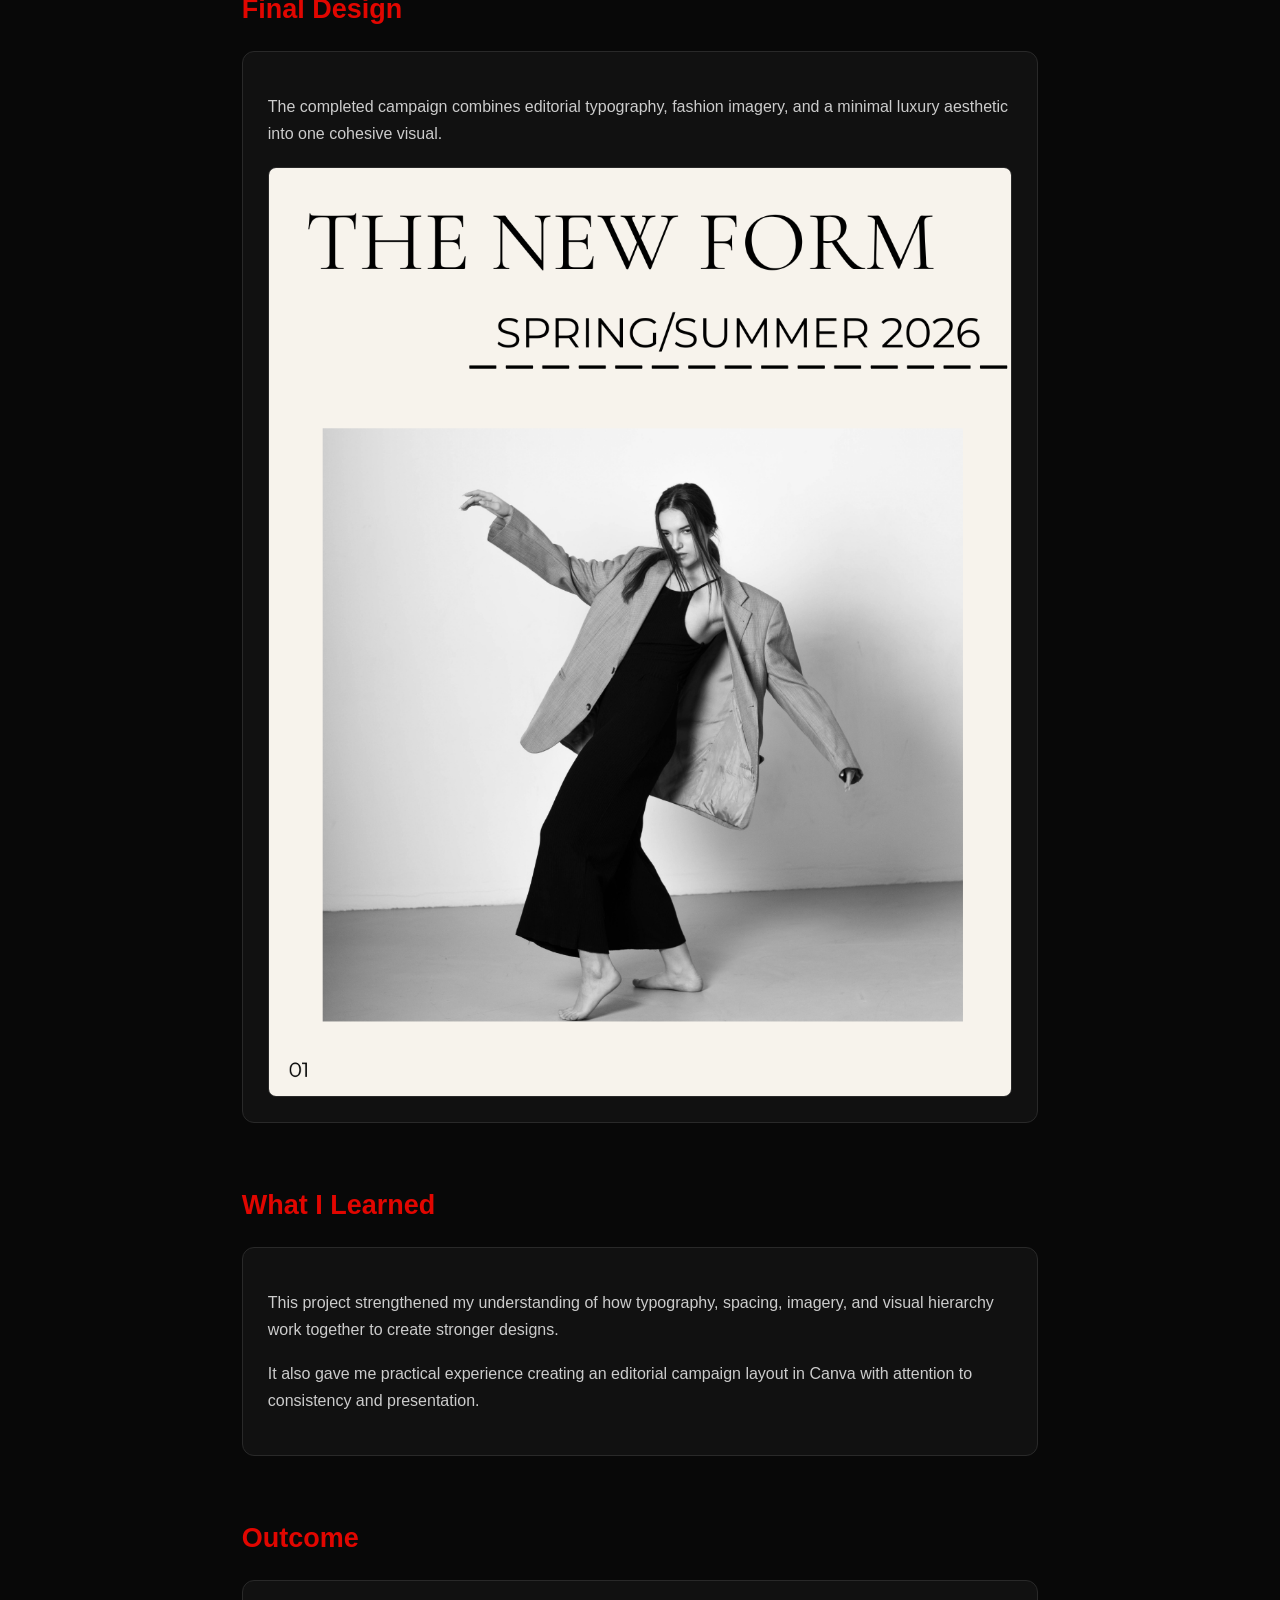
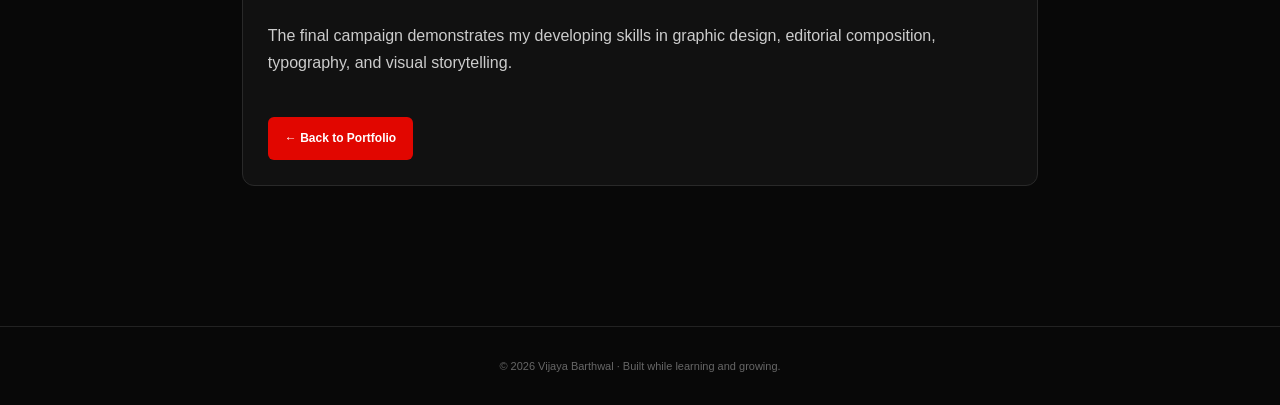
<file: luxury-fashion-case-study.html>
<!DOCTYPE html>
<html lang="en">
<head>
<meta charset="UTF-8">
<meta name="viewport" content="width=device-width, initial-scale=1.0">

<title>Luxury Fashion Campaign | Vijaya Barthwal</title>

<style>
*{box-sizing:border-box}

body{
    margin:0;
    background:#080808;
    color:#ccc;
    font-family:Arial,Helvetica,sans-serif;
    line-height:1.7;
}

a{
    color:inherit;
    text-decoration:none;
}

header{
    position:sticky;
    top:0;
    z-index:10;
    padding:18px 6%;
    background:rgba(8,8,8,.94);
    border-bottom:1px solid #222;
}

nav{
    max-width:1100px;
    margin:auto;
    display:flex;
    justify-content:space-between;
    align-items:center;
}

.logo{
    color:#f5f5f5;
    font-size:22px;
    font-weight:800;
}

.logo span{color:#e10600}

.back{
    color:#999;
    font-size:13px;
}

.back:hover{color:#e10600}

main{
    max-width:950px;
    margin:auto;
    padding:70px 6%;
}

.label{
    color:#e10600;
    font-size:11px;
    font-weight:bold;
    letter-spacing:2px;
    text-transform:uppercase;
}

h1{
    margin:12px 0 18px;
    color:#f5f5f5;
    font-size:clamp(42px,7vw,70px);
    line-height:1;
    letter-spacing:-3px;
}

.intro{
    max-width:760px;
    color:#999;
    font-size:17px;
}

section{margin-top:60px}

h2{
    margin-bottom:18px;
    color:#e10600;
    font-size:27px;
}

.card{
    padding:25px;
    background:#111;
    border:1px solid #292929;
    border-radius:12px;
}

.tags{
    display:flex;
    flex-wrap:wrap;
    gap:8px;
}

.tag{
    padding:6px 11px;
    border:1px solid #333;
    border-radius:20px;
    color:#aaa;
    font-size:11px;
}

.campaign-image{
    width:100%;
    display:block;
    margin-top:20px;
    border-radius:8px;
    border:1px solid #292929;
}

.button{
    display:inline-block;
    margin-top:25px;
    padding:11px 17px;
    background:#e10600;
    border-radius:6px;
    color:#fff;
    font-size:12px;
    font-weight:bold;
}

.button:hover{background:#ff241f}

footer{
    margin-top:70px;
    padding:30px 6%;
    text-align:center;
    border-top:1px solid #222;
    color:#666;
    font-size:11px;
}

@media(max-width:650px){
    main{padding:55px 6%}
    h1{font-size:45px}
    .intro{font-size:15px}
    section{margin-top:50px}
    .card{padding:18px}
}
</style>
</head>

<body>

<header>
<nav>
<a class="logo" href="index.html">Vijaya<span>.</span></a>
<a class="back" href="index.html">← Back to Portfolio</a>
</nav>
</header>

<main>

<div class="label">Project Case Study</div>

<h1>Luxury Fashion Campaign</h1>

<p class="intro">
An editorial fashion campaign created in Canva, exploring luxury
aesthetics, typography, visual hierarchy, imagery, and composition.
</p>


<section>
<h2>Objective</h2>

<div class="card">
<p>
The goal was to create a premium fashion campaign that communicates
a modern luxury identity through strong imagery, typography, spacing,
and visual composition.
</p>
</div>
</section>


<section>
<h2>Creative Direction</h2>

<div class="card">
<p>
I chose a clean editorial direction with restrained styling,
strong typography, and a high-fashion visual approach.
</p>

<p>
The composition was designed to create a clear visual hierarchy
between the campaign title, seasonal information, and imagery.
</p>
</div>
</section>


<section>
<h2>Design Process</h2>

<div class="card">
<p>
I combined the campaign title, seasonal text, fashion photography,
spacing, and supporting elements into a balanced editorial layout.
</p>

<p>
I refined the placement and proportions of each element to maintain
a sophisticated and cohesive presentation.
</p>
</div>
</section>


<section>
<h2>Tools & Skills</h2>

<div class="card tags">
<span class="tag">Canva</span>
<span class="tag">Graphic Design</span>
<span class="tag">Editorial Design</span>
<span class="tag">Typography</span>
<span class="tag">Visual Hierarchy</span>
<span class="tag">Composition</span>
</div>
</section>


<section>
<h2>Final Design</h2>

<div class="card">

<p>
The completed campaign combines editorial typography, fashion
imagery, and a minimal luxury aesthetic into one cohesive visual.
</p>

<img
src="images/Luxury Fashion Campaign.png"
alt="Luxury Fashion Campaign editorial design"
class="campaign-image">

</div>
</section>


<section>
<h2>What I Learned</h2>

<div class="card">
<p>
This project strengthened my understanding of how typography,
spacing, imagery, and visual hierarchy work together to create
stronger designs.
</p>

<p>
It also gave me practical experience creating an editorial campaign
layout in Canva with attention to consistency and presentation.
</p>
</div>
</section>


<section>
<h2>Outcome</h2>

<div class="card">
<p>
The final campaign demonstrates my developing skills in graphic
design, editorial composition, typography, and visual storytelling.
</p>

<a class="button" href="index.html">
← Back to Portfolio
</a>

</div>
</section>

</main>

<footer>
© 2026 Vijaya Barthwal · Built while learning and growing.
</footer>

</body>
</html>
</file>
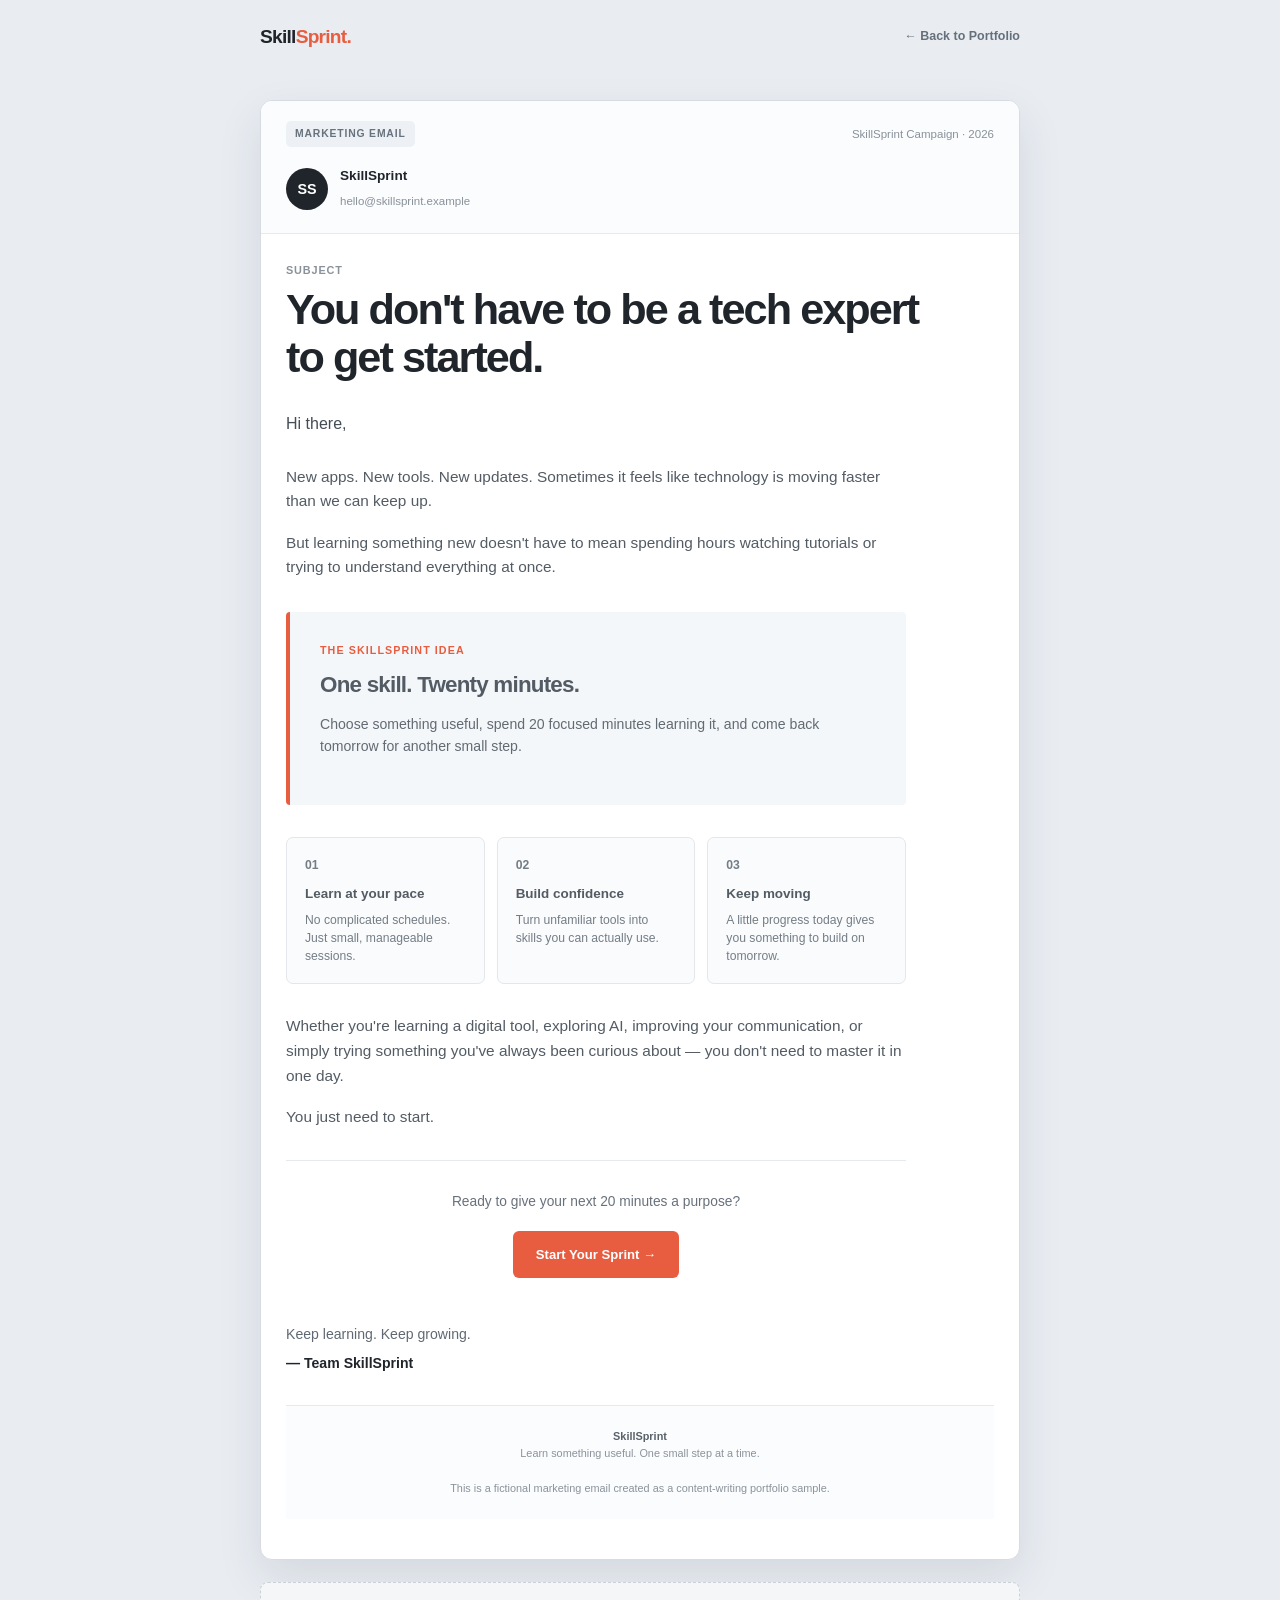
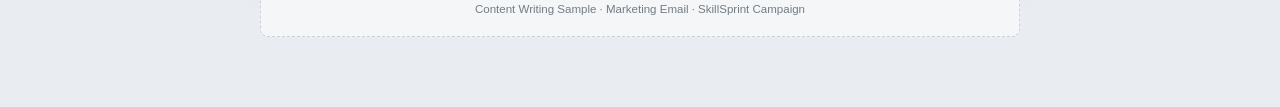
<file: marketing-email.html>
<!DOCTYPE html>
<html lang="en">
<head>
    <meta charset="UTF-8">

    <meta name="viewport"
          content="width=device-width, initial-scale=1.0">

    <meta name="description"
          content="SkillSprint Marketing Email — Content Writing Sample">

    <meta name="author"
          content="Vijaya Barthwal">

    <title>SkillSprint | Marketing Email Sample</title>

    <style>

        /* =========================
           RESET
        ========================== */

        * {
            margin: 0;
            padding: 0;
            box-sizing: border-box;
        }

        body {
            font-family:
                Arial,
                Helvetica,
                sans-serif;

            background: #e9edf2;
            color: #20252b;

            line-height: 1.6;
        }

        a {
            text-decoration: none;
            color: inherit;
        }


        /* =========================
           TOP BAR
        ========================== */

        .top-bar {
            width: min(760px, 92%);
            margin: auto;

            padding: 22px 0;

            display: flex;
            justify-content: space-between;
            align-items: center;
        }

        .brand {
            font-size: 1.2rem;
            font-weight: 800;

            letter-spacing: -0.04em;
        }

        .brand span {
            color: #e85d3f;
        }

        .back-link {
            color: #66707b;

            font-size: 0.78rem;
            font-weight: 700;

            transition: 0.2s ease;
        }

        .back-link:hover {
            color: #e85d3f;
        }


        /* =========================
           EMAIL PREVIEW
        ========================== */

        .email-wrapper {
            width: min(760px, 92%);

            margin: 25px auto 70px;
        }

        .email-window {
            background: #ffffff;

            border: 1px solid #d7dce2;

            border-radius: 12px;

            overflow: hidden;

            box-shadow:
                0 18px 45px rgba(31, 41, 55, 0.10);
        }


        /* =========================
           EMAIL HEADER
        ========================== */

        .email-header {
            padding: 20px 25px;

            border-bottom: 1px solid #e6e9ed;

            background: #fbfcfd;
        }

        .email-header-top {
            display: flex;

            justify-content: space-between;

            align-items: center;

            gap: 20px;

            margin-bottom: 18px;
        }

        .email-label {
            display: inline-block;

            padding: 5px 9px;

            border-radius: 5px;

            background: #edf1f5;

            color: #68727d;

            font-size: 0.65rem;

            font-weight: 800;

            letter-spacing: 0.08em;

            text-transform: uppercase;
        }

        .email-date {
            color: #89919a;

            font-size: 0.72rem;
        }

        .sender {
            display: flex;

            align-items: center;

            gap: 12px;
        }

        .sender-icon {
            width: 42px;
            height: 42px;

            display: flex;

            align-items: center;
            justify-content: center;

            flex-shrink: 0;

            border-radius: 50%;

            background: #20252b;

            color: #ffffff;

            font-size: 0.9rem;

            font-weight: 900;
        }

        .sender-details strong {
            display: block;

            font-size: 0.85rem;
        }

        .sender-details span {
            color: #89919a;

            font-size: 0.72rem;
        }


        /* =========================
           SUBJECT
        ========================== */

        .subject-area {
            padding: 28px 25px 20px;
        }

        .subject-area small {
            display: block;

            margin-bottom: 7px;

            color: #89919a;

            font-size: 0.68rem;

            font-weight: 800;

            letter-spacing: 0.08em;

            text-transform: uppercase;
        }

        .subject-area h1 {
            max-width: 650px;

            font-size: clamp(1.8rem, 4vw, 2.7rem);

            line-height: 1.1;

            letter-spacing: -0.045em;
        }


        /* =========================
           EMAIL CONTENT
        ========================== */

        .email-content {
            padding: 10px 25px 40px;
        }

        .opening {
            margin-bottom: 28px;

            font-size: 1rem;

            color: #444c55;
        }

        .opening strong {
            color: #20252b;
        }

        .message {
            max-width: 620px;

            margin-bottom: 30px;

            color: #535b64;

            font-size: 0.96rem;
        }

        .message p {
            margin-bottom: 17px;
        }


        /* =========================
           FEATURE BOX
        ========================== */

        .feature-box {
            margin: 32px 0;

            padding: 30px;

            background: #f4f7f9;

            border-left: 4px solid #e85d3f;

            border-radius: 4px;
        }

        .feature-box small {
            display: block;

            margin-bottom: 8px;

            color: #e85d3f;

            font-size: 0.67rem;

            font-weight: 900;

            letter-spacing: 0.1em;

            text-transform: uppercase;
        }

        .feature-box h2 {
            margin-bottom: 10px;

            font-size: 1.4rem;

            letter-spacing: -0.035em;
        }

        .feature-box p {
            color: #626a73;

            font-size: 0.88rem;
        }


        /* =========================
           BENEFITS
        ========================== */

        .benefits {
            display: grid;

            grid-template-columns:
                repeat(3, 1fr);

            gap: 12px;

            margin: 30px 0;
        }

        .benefit {
            padding: 18px;

            background: #fafbfc;

            border: 1px solid #e3e7eb;

            border-radius: 7px;
        }

        .benefit-number {
            display: block;

            margin-bottom: 9px;

            color: #e85d3f;

            font-size: 0.68rem;

            font-weight: 900;
        }

        .benefit strong {
            display: block;

            margin-bottom: 6px;

            font-size: 0.84rem;
        }

        .benefit span {
            display: block;

            color: #747d86;

            font-size: 0.76rem;

            line-height: 1.5;
        }


        /* =========================
           CTA
        ========================== */

        .email-cta {
            padding: 30px 0 15px;

            text-align: center;

            border-top: 1px solid #e6e9ed;
        }

        .email-cta p {
            margin-bottom: 18px;

            color: #68717b;

            font-size: 0.86rem;
        }

        .cta-button {
            display: inline-block;

            padding: 13px 23px;

            border-radius: 6px;

            background: #e85d3f;

            color: #ffffff;

            font-size: 0.82rem;

            font-weight: 850;

            transition: 0.2s ease;
        }

        .cta-button:hover {
            transform: translateY(-2px);

            background: #d94f32;
        }


        /* =========================
           SIGN-OFF
        ========================== */

        .sign-off {
            padding-top: 30px;

            color: #606973;

            font-size: 0.88rem;
        }

        .sign-off strong {
            display: block;

            margin-top: 7px;

            color: #20252b;
        }


        /* =========================
           EMAIL FOOTER
        ========================== */

        .email-footer {
            padding: 22px 25px;

            border-top: 1px solid #e6e9ed;

            background: #fbfcfd;

            text-align: center;

            color: #8a929b;

            font-size: 0.68rem;

            line-height: 1.6;
        }

        .email-footer strong {
            color: #59616a;
        }


        /* =========================
           PORTFOLIO NOTE
        ========================== */

        .sample-note {
            margin-top: 22px;

            padding: 17px 20px;

            border: 1px dashed #cbd1d8;

            border-radius: 8px;

            background: #f4f6f8;

            color: #737c85;

            text-align: center;

            font-size: 0.72rem;
        }


        /* =========================
           RESPONSIVE
        ========================== */

        @media (max-width: 650px) {

            .top-bar {
                padding: 18px 0;
            }

            .email-wrapper {
                margin-top: 15px;
            }

            .email-header,
            .subject-area,
            .email-content {
                padding-left: 20px;
                padding-right: 20px;
            }

            .email-header-top {
                align-items: flex-start;

                flex-direction: column;

                gap: 8px;
            }

            .subject-area {
                padding-top: 24px;
            }

            .subject-area h1 {
                font-size: 1.85rem;
            }

            .benefits {
                grid-template-columns: 1fr;
            }

            .feature-box {
                padding: 24px;
            }

            .email-footer {
                padding-left: 20px;
                padding-right: 20px;
            }
        }

    </style>
</head>


<body>


    <!-- =========================
         TOP BAR
    ========================== -->

    <div class="top-bar">

        <a href="index.html" class="brand">
            Skill<span>Sprint.</span>
        </a>

        <a href="index.html" class="back-link">
            ← Back to Portfolio
        </a>

    </div>


    <!-- =========================
         EMAIL
    ========================== -->

    <main class="email-wrapper">

        <article class="email-window">


            <!-- EMAIL HEADER -->

            <header class="email-header">

                <div class="email-header-top">

                    <span class="email-label">
                        Marketing Email
                    </span>

                    <span class="email-date">
                        SkillSprint Campaign · 2026
                    </span>

                </div>


                <div class="sender">

                    <div class="sender-icon">
                        SS
                    </div>

                    <div class="sender-details">

                        <strong>
                            SkillSprint
                        </strong>

                        <span>
                            hello@skillsprint.example
                        </span>

                    </div>

                </div>

            </header>


            <!-- SUBJECT -->

            <div class="subject-area">

                <small>
                    Subject
                </small>

                <h1>
                    You don't have to be a tech expert to get started.
                </h1>

            </div>


            <!-- EMAIL BODY -->

            <div class="email-content">


                <p class="opening">
                    Hi there,
                </p>


                <div class="message">

                    <p>
                        New apps. New tools. New updates.
                        Sometimes it feels like technology is
                        moving faster than we can keep up.
                    </p>

                    <p>
                        But learning something new doesn't
                        have to mean spending hours watching
                        tutorials or trying to understand
                        everything at once.
                    </p>

                    <!-- FEATURE -->

<div class="feature-box">

    <small>
        The SkillSprint idea
    </small>

    <h2>
        One skill. Twenty minutes.
    </h2>

    <p>
        Choose something useful, spend 20 focused
        minutes learning it, and come back tomorrow
        for another small step.
    </p>

</div>


<!-- BENEFITS -->

<div class="benefits">

    <div class="benefit">

        <span class="benefit-number">
            01
        </span>

        <strong>
            Learn at your pace
        </strong>

        <span>
            No complicated schedules.
            Just small, manageable sessions.
        </span>

    </div>


    <div class="benefit">

        <span class="benefit-number">
            02
        </span>

        <strong>
            Build confidence
        </strong>

        <span>
            Turn unfamiliar tools into
            skills you can actually use.
        </span>

    </div>


    <div class="benefit">

        <span class="benefit-number">
            03
        </span>

        <strong>
            Keep moving
        </strong>

        <span>
            A little progress today gives
            you something to build on tomorrow.
        </span>

    </div>

</div>


<!-- MAIN MESSAGE -->

<div class="message">

    <p>
        Whether you're learning a digital tool,
        exploring AI, improving your communication,
        or simply trying something you've always
        been curious about — you don't need to
        master it in one day.
    </p>

    <p>
        You just need to start.
    </p>

</div>


<!-- CTA -->

<div class="email-cta">

    <p>
        Ready to give your next 20 minutes a purpose?
    </p>

    <a href="landing-page-copy.html"
       class="cta-button">
        Start Your Sprint →
    </a>

</div>


<!-- SIGN OFF -->

<div class="sign-off">

    Keep learning. Keep growing.

    <strong>
        — Team SkillSprint
    </strong>

</div>

</div>


<!-- EMAIL FOOTER -->

<footer class="email-footer">

    <strong>
        SkillSprint
    </strong>

    <br>

    Learn something useful.
    One small step at a time.

    <br><br>

    This is a fictional marketing email created
    as a content-writing portfolio sample.

</footer>

</article>


<!-- PORTFOLIO NOTE -->

<div class="sample-note">

    Content Writing Sample · Marketing Email · SkillSprint Campaign

</div>

</main>

</body>
</html>
</file>
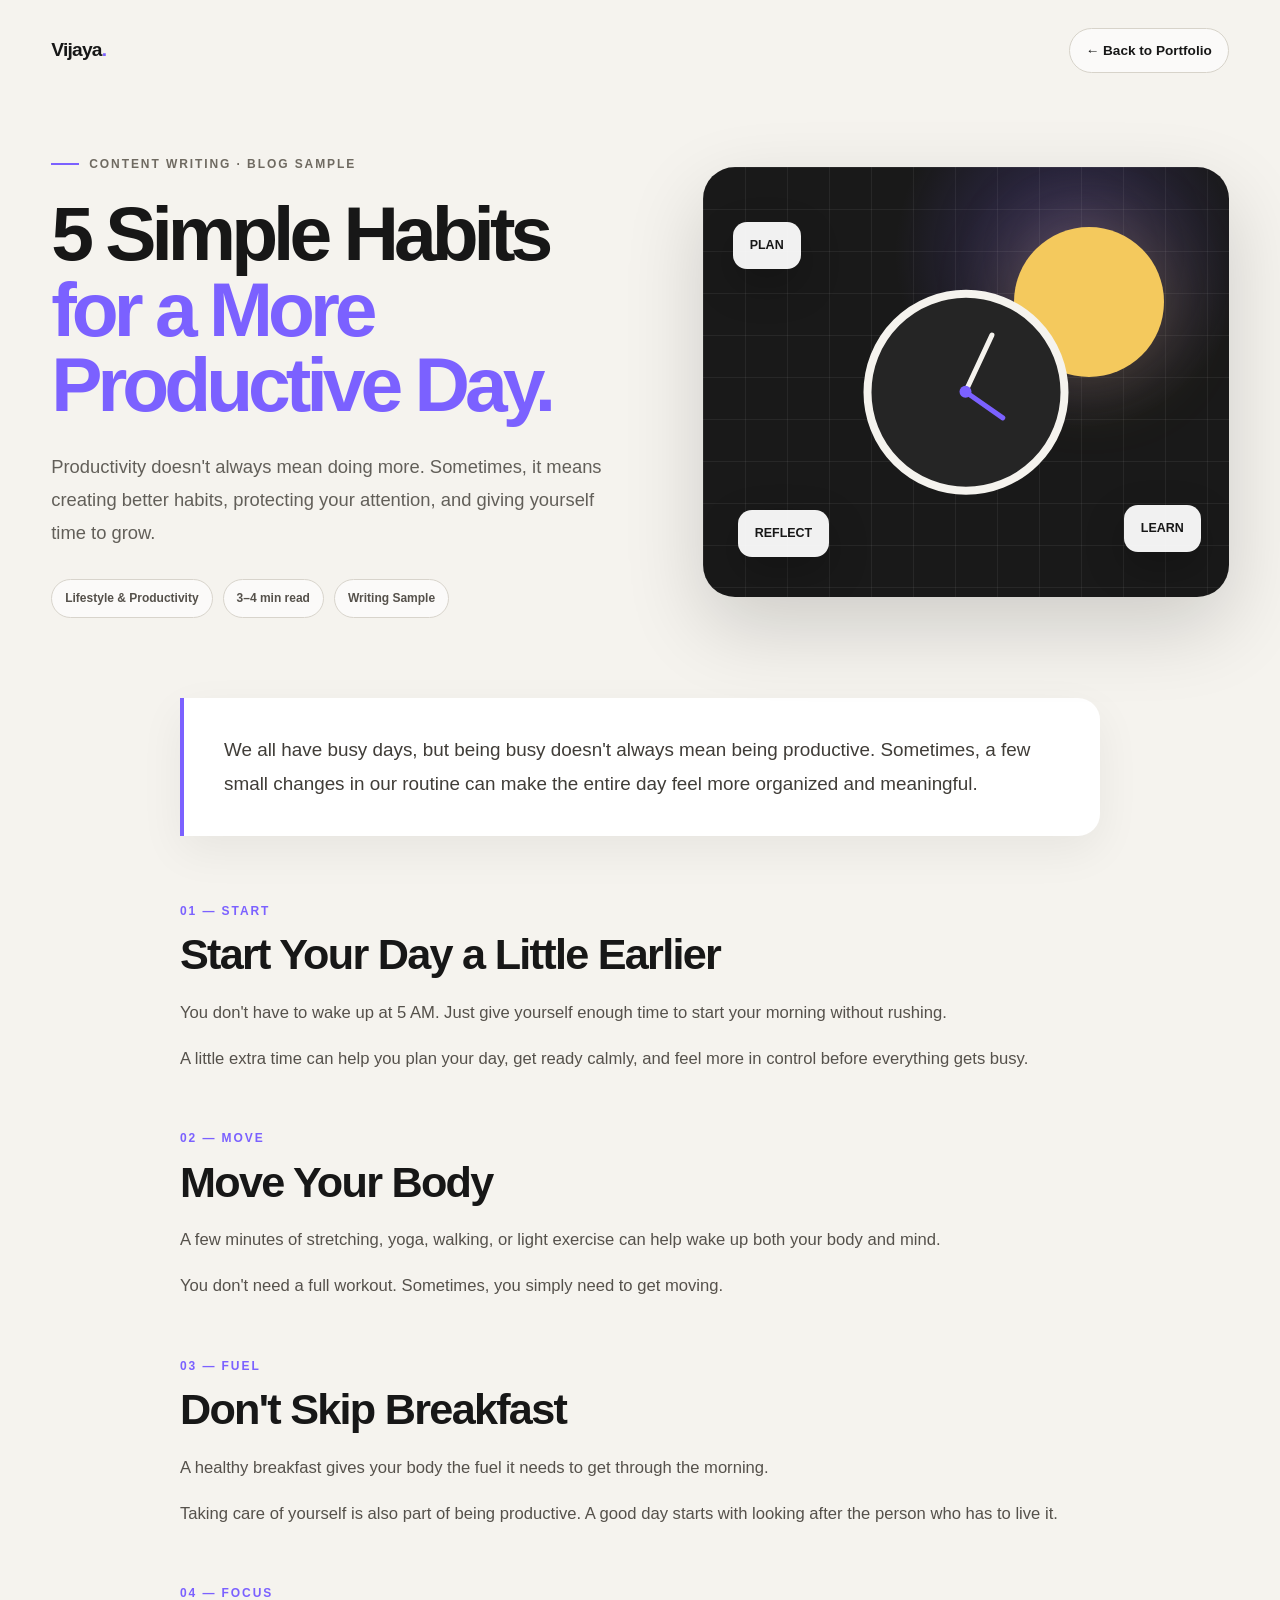
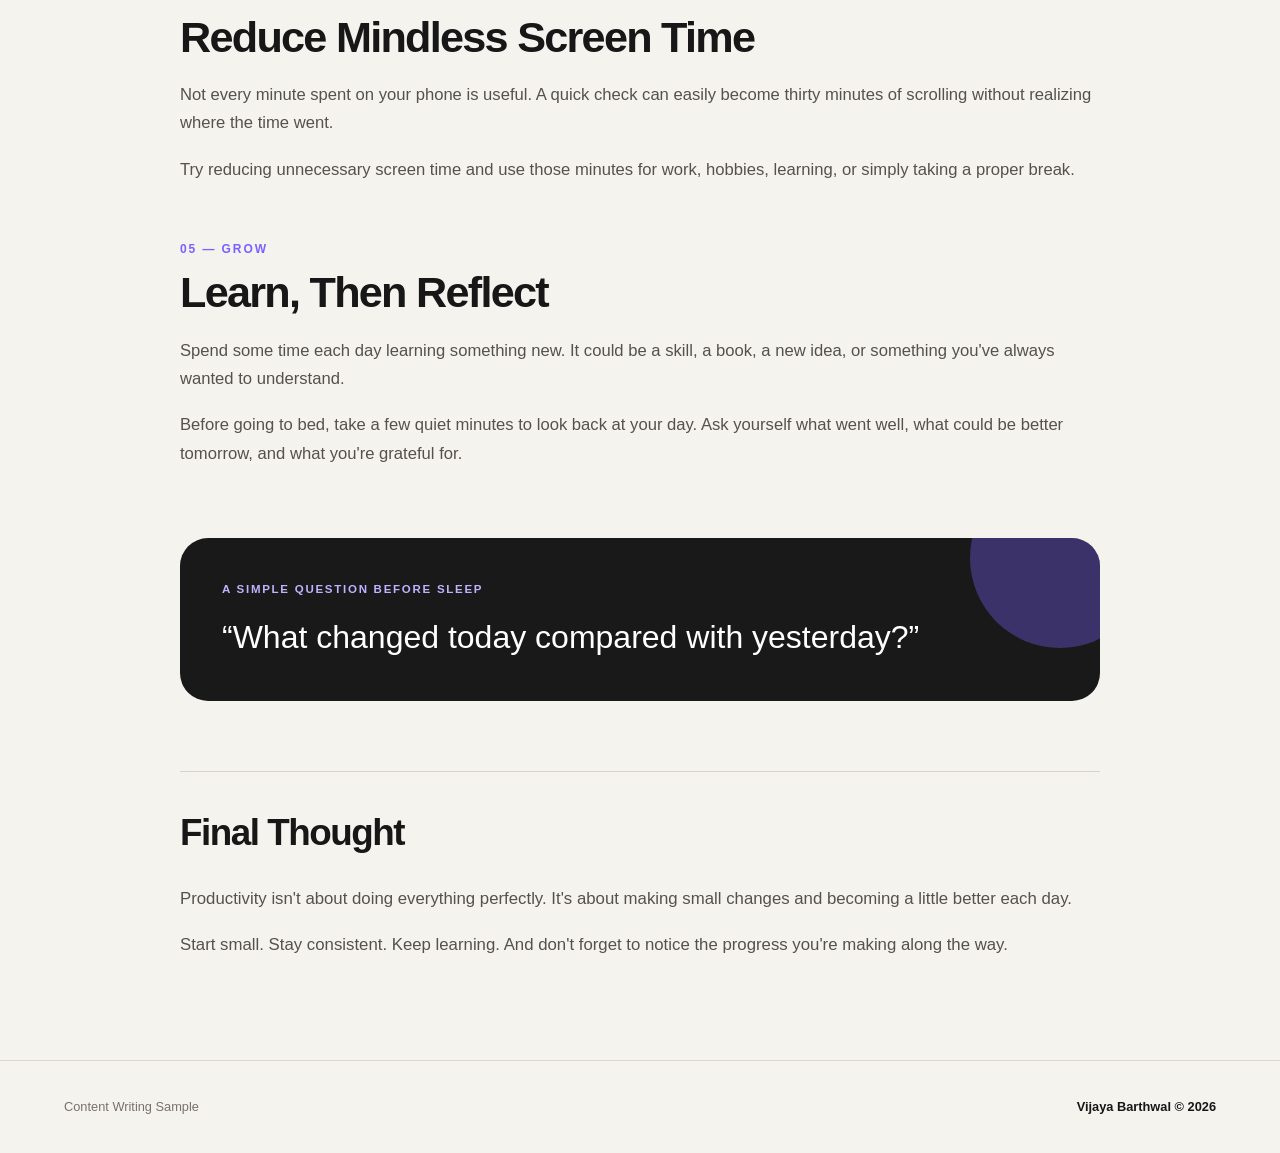
<file: productivity-blog.html>
<!DOCTYPE html>
<html lang="en">
<head>
    <meta charset="UTF-8">

    <meta name="viewport"
          content="width=device-width, initial-scale=1.0">

    <meta name="description"
          content="5 Simple Habits That Can Make Your Day More Productive — a practical content writing sample by Vijaya Barthwal.">

    <meta name="author"
          content="Vijaya Barthwal">

    <title>5 Simple Habits for a More Productive Day | Vijaya Barthwal</title>

    <style>

        /* =========================
           RESET
        ========================== */

        * {
            margin: 0;
            padding: 0;
            box-sizing: border-box;
        }

        html {
            scroll-behavior: smooth;
        }

        body {
            font-family:
                Inter,
                -apple-system,
                BlinkMacSystemFont,
                "Segoe UI",
                sans-serif;

            background: #f5f3ee;
            color: #171717;
            line-height: 1.7;
        }

        a {
            color: inherit;
            text-decoration: none;
        }


        /* =========================
           PAGE
        ========================== */

        .page {
            min-height: 100vh;
            overflow: hidden;
        }


        /* =========================
           NAVIGATION
        ========================== */

        .article-nav {
            width: min(1180px, 92%);
            margin: auto;

            padding: 28px 0;

            display: flex;
            align-items: center;
            justify-content: space-between;
        }

        .brand {
            font-size: 1.2rem;
            font-weight: 800;
            letter-spacing: -0.04em;
        }

        .brand span {
            color: #7b61ff;
        }

        .back-link {
            display: inline-flex;
            align-items: center;
            gap: 8px;

            padding: 10px 16px;

            border: 1px solid #d7d3ca;
            border-radius: 999px;

            background: rgba(255,255,255,0.65);

            font-size: 0.85rem;
            font-weight: 600;

            transition: 0.25s ease;
        }

        .back-link:hover {
            transform: translateY(-2px);
            border-color: #171717;
            background: #ffffff;
        }


        /* =========================
           HERO
        ========================== */

        .hero {
            width: min(1180px, 92%);
            margin: 45px auto 80px;

            display: grid;
            grid-template-columns: 1.05fr 0.95fr;

            gap: 70px;
            align-items: center;
        }

        .eyebrow {
            display: inline-flex;
            align-items: center;
            gap: 10px;

            margin-bottom: 22px;

            font-size: 0.75rem;
            font-weight: 800;
            letter-spacing: 0.16em;
            text-transform: uppercase;

            color: #6f6a61;
        }

        .eyebrow::before {
            content: "";
            width: 28px;
            height: 2px;
            background: #7b61ff;
        }

        .hero h1 {
            max-width: 760px;

            font-size: clamp(3rem, 6vw, 6rem);
            line-height: 0.98;
            letter-spacing: -0.065em;

            margin-bottom: 28px;
        }

        .hero h1 span {
            color: #7b61ff;
        }

        .hero-intro {
            max-width: 680px;

            font-size: 1.15rem;
            line-height: 1.8;

            color: #625f59;
        }

        .article-meta {
            display: flex;
            flex-wrap: wrap;
            gap: 10px;

            margin-top: 30px;
        }

        .meta-pill {
            padding: 8px 13px;

            border-radius: 999px;
            border: 1px solid #d8d4cc;

            background: rgba(255,255,255,0.65);

            font-size: 0.75rem;
            font-weight: 700;
            color: #55514b;
        }


        /* =========================
           HERO ILLUSTRATION
        ========================== */

        .hero-art {
            position: relative;

            min-height: 430px;

            border-radius: 32px;

            overflow: hidden;

            background:
                radial-gradient(
                    circle at 70% 20%,
                    rgba(123,97,255,0.28),
                    transparent 35%
                ),
                #191919;

            box-shadow:
                0 30px 80px rgba(0,0,0,0.16);
        }

        .art-grid {
            position: absolute;
            inset: 0;

            background-image:
                linear-gradient(
                    rgba(255,255,255,0.06) 1px,
                    transparent 1px
                ),
                linear-gradient(
                    90deg,
                    rgba(255,255,255,0.06) 1px,
                    transparent 1px
                );

            background-size: 42px 42px;
        }

        .sun {
            position: absolute;

            width: 150px;
            height: 150px;

            top: 60px;
            right: 65px;

            border-radius: 50%;

            background: #f4c95d;

            box-shadow:
                0 0 80px rgba(244,201,93,0.28);
        }

        .clock {
            position: absolute;

            width: 205px;
            height: 205px;

            left: 50%;
            top: 50%;

            transform: translate(-50%, -45%);

            border: 8px solid #f5f3ee;
            border-radius: 50%;

            background: #252525;
        }

        .clock::before {
            content: "";

            position: absolute;

            width: 5px;
            height: 65px;

            left: 50%;
            top: 50%;

            transform-origin: bottom;
            transform:
                translate(-50%, -100%)
                rotate(25deg);

            background: #f5f3ee;

            border-radius: 10px;
        }

        .clock::after {
            content: "";

            position: absolute;

            width: 5px;
            height: 48px;

            left: 50%;
            top: 50%;

            transform-origin: bottom;
            transform:
                translate(-50%, -100%)
                rotate(125deg);

            background: #7b61ff;

            border-radius: 10px;
        }

        .clock-dot {
            position: absolute;

            width: 12px;
            height: 12px;

            left: 50%;
            top: 50%;

            transform: translate(-50%, -50%);

            border-radius: 50%;

            background: #7b61ff;
        }

        .floating-note {
            position: absolute;

            padding: 13px 17px;

            border-radius: 14px;

            background: rgba(255,255,255,0.94);
            color: #171717;

            font-size: 0.78rem;
            font-weight: 800;

            box-shadow:
                0 15px 40px rgba(0,0,0,0.22);
        }

        .note-one {
            left: 30px;
            top: 55px;
        }

        .note-two {
            right: 28px;
            bottom: 45px;
        }

        .note-three {
            left: 35px;
            bottom: 40px;
        }


        /* =========================
           ARTICLE
        ========================== */

        .article-layout {
            width: min(920px, 92%);
            margin: 0 auto 100px;
        }

        .article-intro {
            padding: 35px 40px;

            margin-bottom: 65px;

            border-left: 4px solid #7b61ff;

            background: #ffffff;

            border-radius: 0 22px 22px 0;

            box-shadow:
                0 15px 45px rgba(0,0,0,0.06);
        }

        .article-intro p {
            font-size: 1.18rem;
            line-height: 1.8;
            color: #403d38;
        }

        .article-section {
            margin-bottom: 55px;
        }

        .section-number {
            display: block;

            margin-bottom: 10px;

            font-size: 0.75rem;
            font-weight: 800;
            letter-spacing: 0.16em;

            color: #7b61ff;
        }

        .article-section h2 {
            font-size: clamp(1.8rem, 4vw, 2.7rem);
            line-height: 1.1;

            letter-spacing: -0.04em;

            margin-bottom: 20px;
        }

        .article-section p {
            margin-bottom: 18px;

            font-size: 1.04rem;
            color: #55514b;
        }


        /* =========================
           HIGHLIGHT BOX
        ========================== */

        .reflection-box {
            margin: 70px 0;

            padding: 42px;

            border-radius: 28px;

            background: #191919;
            color: #ffffff;

            position: relative;
            overflow: hidden;
        }

        .reflection-box::after {
            content: "";

            position: absolute;

            width: 180px;
            height: 180px;

            right: -50px;
            top: -70px;

            border-radius: 50%;

            background: #7b61ff;

            opacity: 0.35;
        }

        .reflection-box span {
            display: block;

            margin-bottom: 15px;

            font-size: 0.72rem;
            font-weight: 800;
            letter-spacing: 0.15em;

            color: #bdb3ff;
            text-transform: uppercase;
        }

        .reflection-box p {
            position: relative;
            z-index: 1;

            max-width: 700px;

            font-size: clamp(1.3rem, 3vw, 2rem);
            line-height: 1.4;

            color: #ffffff;
        }


        /* =========================
           CONCLUSION
        ========================== */

        .conclusion {
            padding-top: 30px;

            border-top: 1px solid #d8d4cc;
        }

        .conclusion h2 {
            font-size: 2.3rem;
            letter-spacing: -0.04em;

            margin-bottom: 20px;
        }

        .conclusion p {
            font-size: 1.05rem;
            color: #55514b;

            margin-bottom: 18px;
        }


        /* =========================
           FOOTER
        ========================== */

        footer {
            padding: 35px 5%;

            border-top: 1px solid #ddd8cf;

            display: flex;
            justify-content: space-between;
            align-items: center;

            color: #77716a;

            font-size: 0.8rem;
        }

        footer strong {
            color: #171717;
        }


        /* =========================
           RESPONSIVE
        ========================== */

        @media (max-width: 850px) {

            .hero {
                grid-template-columns: 1fr;
                gap: 45px;
                margin-top: 25px;
            }

            .hero-art {
                min-height: 360px;
            }

            .hero h1 {
                font-size: clamp(2.8rem, 12vw, 5rem);
            }

            .article-layout {
                width: min(92%, 700px);
            }
        }


        @media (max-width: 600px) {

            .article-nav {
                padding: 20px 0;
            }

            .brand {
                font-size: 1rem;
            }

            .back-link {
                padding: 8px 12px;
                font-size: 0.72rem;
            }

            .hero {
                margin-bottom: 55px;
            }

            .hero-intro {
                font-size: 1rem;
            }

            .hero-art {
                min-height: 320px;
                border-radius: 24px;
            }

            .clock {
                width: 155px;
                height: 155px;
            }

            .sun {
                width: 105px;
                height: 105px;
                right: 35px;
                top: 35px;
            }

            .floating-note {
                padding: 9px 12px;
                font-size: 0.68rem;
            }

            .article-intro {
                padding: 25px;
                margin-bottom: 45px;
            }

            .article-intro p {
                font-size: 1rem;
            }

            .article-section {
                margin-bottom: 42px;
            }

            .article-section p {
                font-size: 0.98rem;
            }

            .reflection-box {
                padding: 28px;
                margin: 50px 0;
                border-radius: 22px;
            }

            footer {
                flex-direction: column;
                gap: 10px;
                text-align: center;
            }
        }

    </style>
</head>


<body>

<div class="page">

    <!-- =========================
         NAVIGATION
    ========================== -->

    <nav class="article-nav">

        <a href="index.html" class="brand">
            Vijaya<span>.</span>
        </a>

        <a href="index.html" class="back-link">
            ← Back to Portfolio
        </a>

    </nav>


    <!-- =========================
         HERO
    ========================== -->

    <header class="hero">

        <div class="hero-copy">

            <p class="eyebrow">
                Content Writing · Blog Sample
            </p>

            <h1>
                5 Simple Habits
                <span>for a More Productive Day.</span>
            </h1>

            <p class="hero-intro">
                Productivity doesn't always mean doing more.
                Sometimes, it means creating better habits,
                protecting your attention, and giving yourself
                time to grow.
            </p>

            <div class="article-meta">

                <span class="meta-pill">
                    Lifestyle & Productivity
                </span>

                <span class="meta-pill">
                    3–4 min read
                </span>

                <span class="meta-pill">
                    Writing Sample
                </span>

            </div>

        </div>


        <!-- Decorative illustration -->

        <div class="hero-art">

            <div class="art-grid"></div>

            <div class="sun"></div>

            <div class="floating-note note-one">
                PLAN
            </div>

            <div class="floating-note note-two">
                LEARN
            </div>

            <div class="floating-note note-three">
                REFLECT
            </div>

            <div class="clock">
                <div class="clock-dot"></div>
            </div>

        </div>

    </header>


    <!-- =========================
         ARTICLE
    ========================== -->

    <main class="article-layout">

        <div class="article-intro">

            <p>
                We all have busy days, but being busy doesn't always
                mean being productive. Sometimes, a few small changes
                in our routine can make the entire day feel more
                organized and meaningful.
            </p>

        </div>


        <!-- HABIT 01 -->

        <article class="article-section">

            <span class="section-number">
                01 — START
            </span>

            <h2>
                Start Your Day a Little Earlier
            </h2>

            <p>
                You don't have to wake up at 5 AM. Just give yourself
                enough time to start your morning without rushing.
            </p>

            <p>
                A little extra time can help you plan your day,
                get ready calmly, and feel more in control before
                everything gets busy.
            </p>

        </article>


        <!-- HABIT 02 -->

        <article class="article-section">

            <span class="section-number">
                02 — MOVE
            </span>

            <h2>
                Move Your Body
            </h2>

            <p>
                A few minutes of stretching, yoga, walking, or light
                exercise can help wake up both your body and mind.
            </p>

            <p>
                You don't need a full workout. Sometimes,
                you simply need to get moving.
            </p>

        </article>


        <!-- HABIT 03 -->

        <article class="article-section">

            <span class="section-number">
                03 — FUEL
            </span>

            <h2>
                Don't Skip Breakfast
            </h2>

            <p>
                A healthy breakfast gives your body the fuel it needs
                to get through the morning.
            </p>

            <p>
                Taking care of yourself is also part of being productive.
                A good day starts with looking after the person who has
                to live it.
            </p>

        </article>


        <!-- HABIT 04 -->

        <article class="article-section">

            <span class="section-number">
                04 — FOCUS
            </span>

            <h2>
                Reduce Mindless Screen Time
            </h2>

            <p>
                Not every minute spent on your phone is useful.
                A quick check can easily become thirty minutes of
                scrolling without realizing where the time went.
            </p>

            <p>
                Try reducing unnecessary screen time and use those
                minutes for work, hobbies, learning, or simply taking
                a proper break.
            </p>

        </article>


        <!-- HABIT 05 -->

        <article class="article-section">

            <span class="section-number">
                05 — GROW
            </span>

            <h2>
                Learn, Then Reflect
            </h2>

            <p>
                Spend some time each day learning something new.
                It could be a skill, a book, a new idea, or something
                you've always wanted to understand.
            </p>

            <p>
                Before going to bed, take a few quiet minutes to look
                back at your day. Ask yourself what went well, what
                could be better tomorrow, and what you're grateful for.
            </p>

        </article>


        <!-- REFLECTION -->

        <section class="reflection-box">

            <span>
                A simple question before sleep
            </span>

            <p>
                “What changed today compared with yesterday?”
            </p>

        </section>


        <!-- CONCLUSION -->

        <section class="conclusion">

            <h2>
                Final Thought
            </h2>

            <p>
                Productivity isn't about doing everything perfectly.
                It's about making small changes and becoming a little
                better each day.
            </p>

            <p>
                Start small. Stay consistent. Keep learning.
                And don't forget to notice the progress you're making
                along the way.
            </p>

        </section>

    </main>


    <!-- =========================
         FOOTER
    ========================== -->

    <footer>

        <span>
            Content Writing Sample
        </span>

        <strong>
            Vijaya Barthwal © 2026
        </strong>

    </footer>

</div>

</body>
</html>
</file>
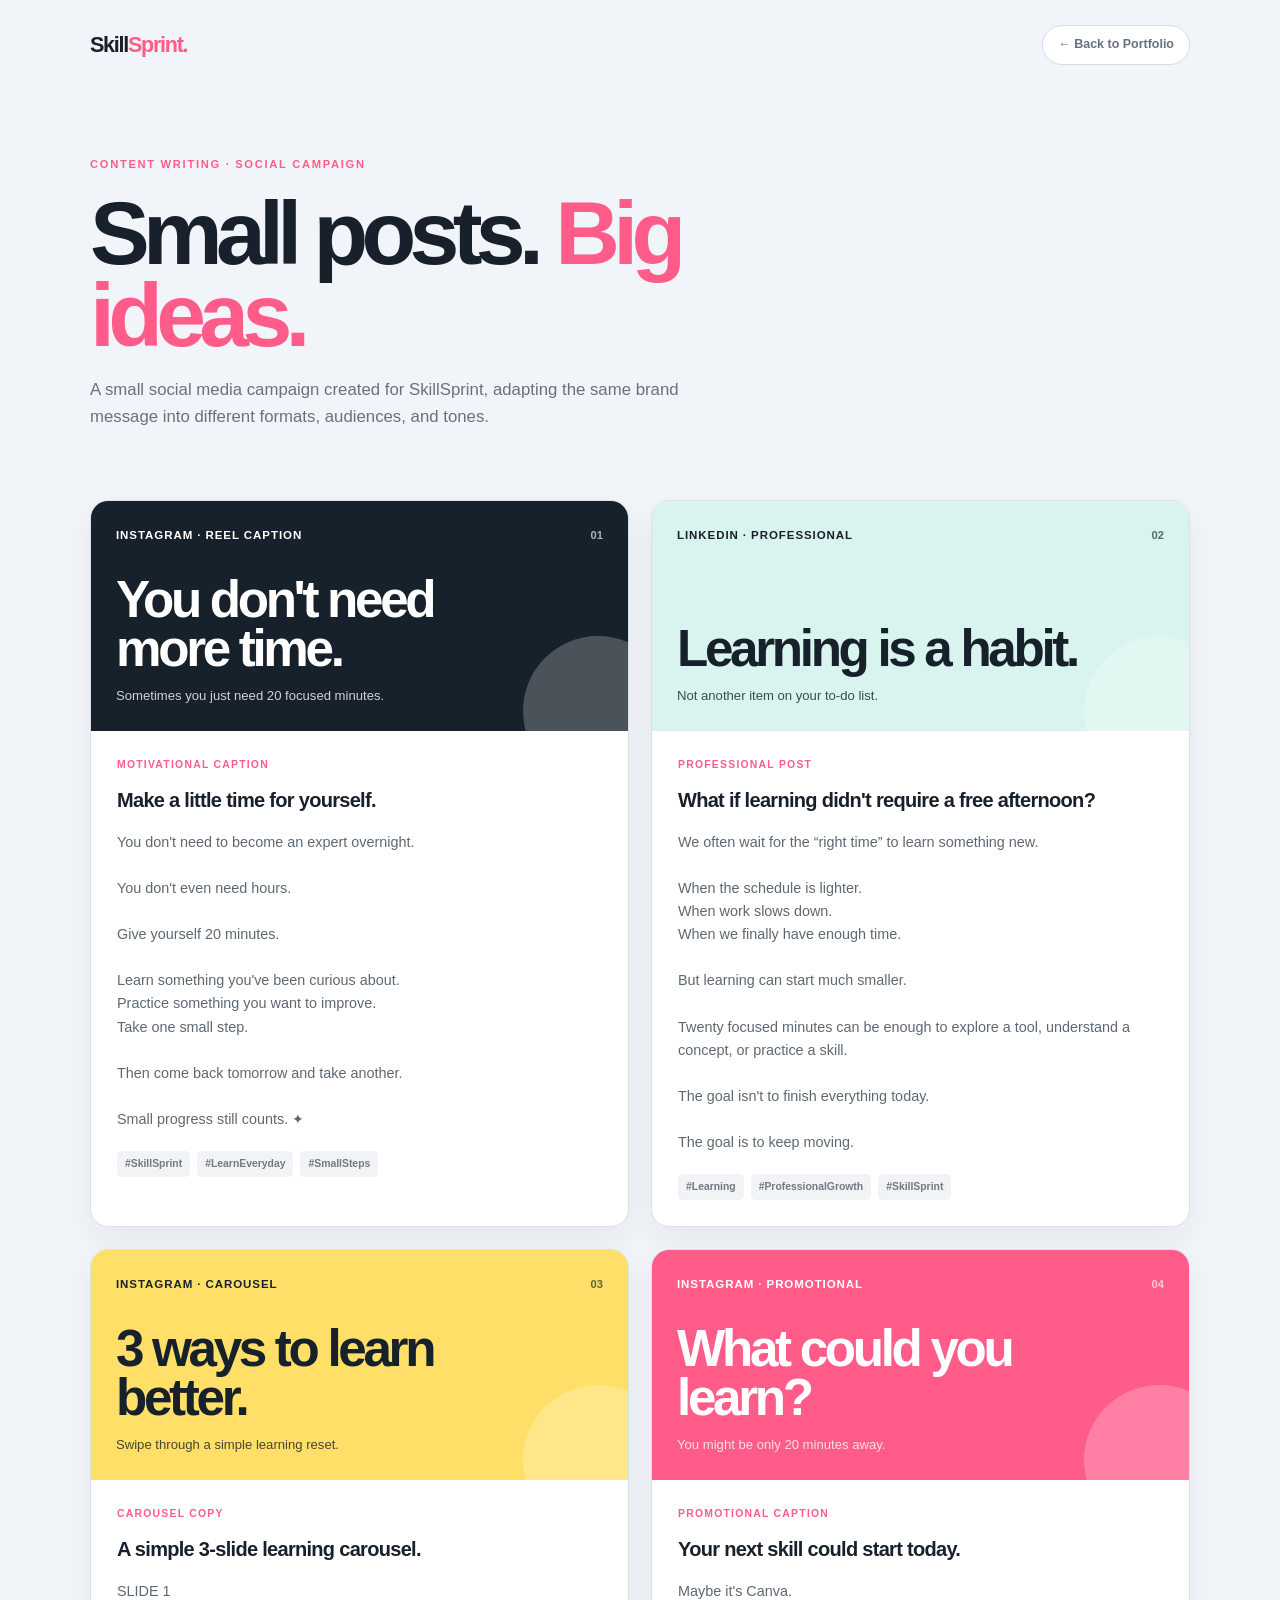
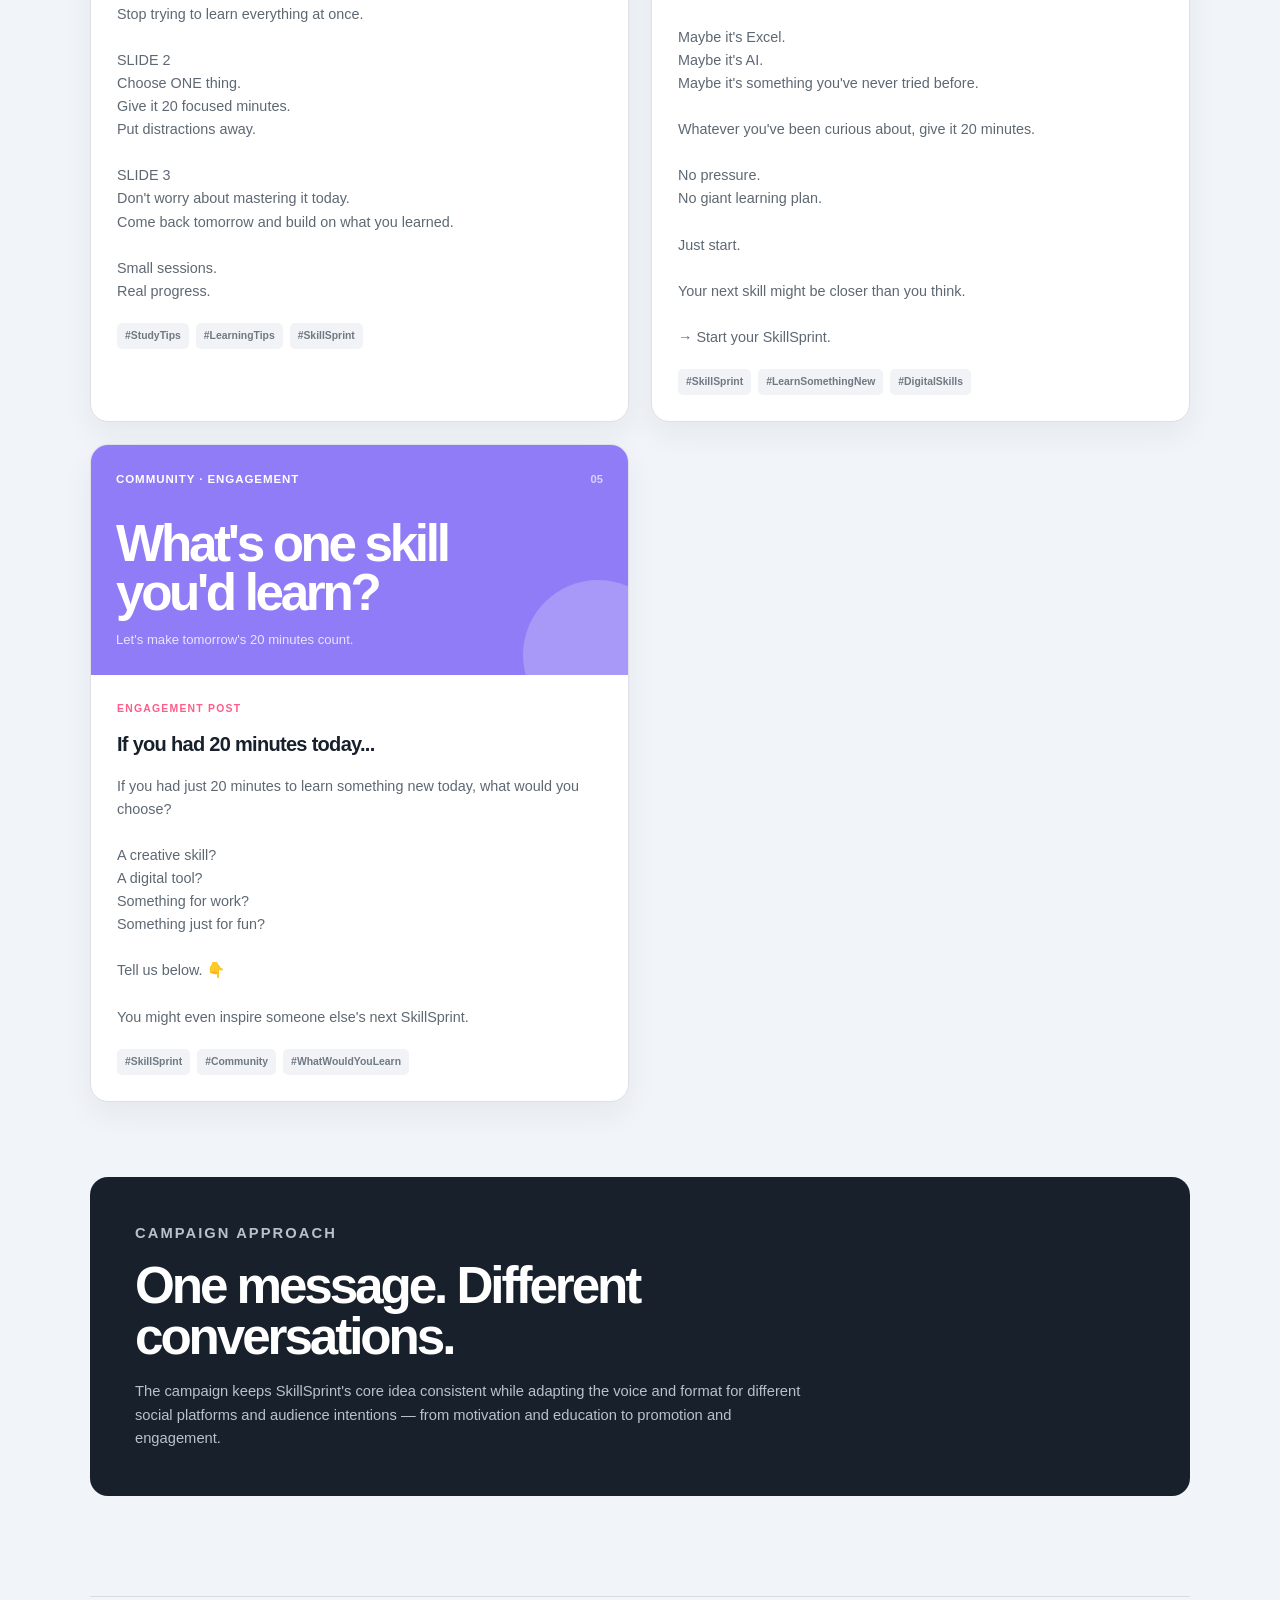
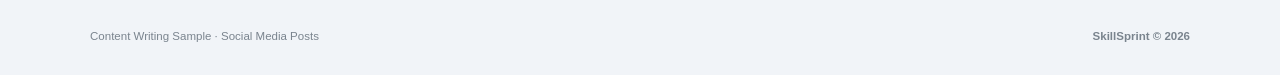
<file: social-media-posts.html>
<!DOCTYPE html>
<html lang="en">
<head>
    <meta charset="UTF-8">

    <meta name="viewport"
          content="width=device-width, initial-scale=1.0">

    <meta name="description"
          content="SkillSprint Social Media Posts — Content Writing Sample">

    <meta name="author"
          content="Vijaya Barthwal">

    <title>SkillSprint | Social Media Posts</title>

    <style>

        /* =========================
           RESET
        ========================== */

        * {
            margin: 0;
            padding: 0;
            box-sizing: border-box;
        }

        html {
            scroll-behavior: smooth;
        }

        body {
            font-family:
                Inter,
                -apple-system,
                BlinkMacSystemFont,
                "Segoe UI",
                sans-serif;

            background: #f1f4f8;
            color: #18212b;

            line-height: 1.6;
        }

        a {
            text-decoration: none;
            color: inherit;
        }


        /* =========================
           HEADER
        ========================== */

        .topbar {
            width: min(1100px, 90%);

            margin: auto;

            padding: 25px 0;

            display: flex;

            justify-content: space-between;

            align-items: center;
        }

        .brand {
            font-size: 1.35rem;

            font-weight: 900;

            letter-spacing: -0.06em;
        }

        .brand span {
            color: #ff5c8a;
        }

        .back {
            padding: 9px 15px;

            border: 1px solid #d6dce4;

            border-radius: 999px;

            background: #ffffff;

            color: #66717d;

            font-size: 0.78rem;

            font-weight: 750;

            transition: 0.2s ease;
        }

        .back:hover {
            color: #ff5c8a;

            border-color: #ff5c8a;
        }


        /* =========================
           INTRO
        ========================== */

        .intro {
            width: min(1100px, 90%);

            margin: 60px auto 70px;
        }

        .eyebrow {
            display: inline-block;

            margin-bottom: 18px;

            color: #ff5c8a;

            font-size: 0.7rem;

            font-weight: 900;

            letter-spacing: 0.15em;

            text-transform: uppercase;
        }

        .intro h1 {
            max-width: 800px;

            margin-bottom: 20px;

            font-size: clamp(3rem, 7vw, 6rem);

            line-height: 0.92;

            letter-spacing: -0.075em;
        }

        .intro h1 span {
            color: #ff5c8a;
        }

        .intro p {
            max-width: 650px;

            color: #68727e;

            font-size: 1.05rem;
        }


        /* =========================
           CAMPAIGN GRID
        ========================== */

        .campaign {
            width: min(1100px, 90%);

            margin: auto;

            display: grid;

            grid-template-columns:
                repeat(2, minmax(0, 1fr));

            gap: 22px;
        }


        /* =========================
           POST CARD
        ========================== */

        .post {
            background: #ffffff;

            border: 1px solid #dce1e7;

            border-radius: 18px;

            overflow: hidden;

            box-shadow:
                0 12px 30px rgba(30, 42, 55, 0.06);

            transition:
                transform 0.25s ease,
                box-shadow 0.25s ease;
        }

        .post:hover {
            transform: translateY(-5px);

            box-shadow:
                0 18px 38px rgba(30, 42, 55, 0.10);
        }


        /* =========================
           POST VISUAL
        ========================== */

        .post-visual {
            min-height: 230px;

            padding: 25px;

            position: relative;

            display: flex;

            flex-direction: column;

            justify-content: space-between;

            overflow: hidden;
        }

        .post-visual::after {
            content: "";

            position: absolute;

            width: 150px;
            height: 150px;

            border-radius: 50%;

            right: -45px;
            bottom: -55px;

            background: rgba(255, 255, 255, 0.22);
        }


        /* INDIVIDUAL VISUALS */

        .visual-one {
            background: #17212b;

            color: #ffffff;
        }

        .visual-two {
            background: #d9f3ee;

            color: #17212b;
        }

        .visual-three {
            background: #ffdf68;

            color: #17212b;
        }

        .visual-four {
            background: #ff5c8a;

            color: #ffffff;
        }

        .visual-five {
            background: #8f7cf6;

            color: #ffffff;
        }


        .platform {
            position: relative;

            z-index: 2;

            display: flex;

            justify-content: space-between;

            align-items: center;
        }

        .platform strong {
            font-size: 0.72rem;

            letter-spacing: 0.08em;

            text-transform: uppercase;
        }

        .post-number {
            font-size: 0.7rem;

            font-weight: 850;

            opacity: 0.65;
        }

        .visual-copy {
            position: relative;

            z-index: 2;

            max-width: 430px;
        }

        .visual-copy h2 {
            font-size: clamp(2rem, 4vw, 3.4rem);

            line-height: 0.95;

            letter-spacing: -0.065em;
        }

        .visual-copy p {
            margin-top: 12px;

            max-width: 360px;

            font-size: 0.82rem;

            opacity: 0.8;
        }


        /* =========================
           POST CONTENT
        ========================== */

        .post-content {
            padding: 26px;
        }

        .post-type {
            margin-bottom: 10px;

            color: #ff5c8a;

            font-size: 0.65rem;

            font-weight: 900;

            letter-spacing: 0.12em;

            text-transform: uppercase;
        }

        .post-content h3 {
            margin-bottom: 15px;

            font-size: 1.25rem;

            letter-spacing: -0.035em;
        }

        .caption {
            color: #5e6873;

            font-size: 0.9rem;

            white-space: pre-line;
        }


        /* =========================
           HASHTAGS
        ========================== */

        .hashtags {
            margin-top: 20px;

            display: flex;

            flex-wrap: wrap;

            gap: 7px;
        }

        .hashtags span {
            padding: 5px 8px;

            border-radius: 5px;

            background: #f1f3f6;

            color: #707984;

            font-size: 0.65rem;

            font-weight: 700;
        }


        /* =========================
           CAMPAIGN SUMMARY
        ========================== */

        .summary {
            width: min(1100px, 90%);

            margin: 75px auto 100px;

            padding: 45px;

            border-radius: 18px;

            background: #18212b;

            color: #ffffff;
        }

        .summary-label {
            margin-bottom: 14px;

            color: #ff5c8a;

            font-size: 0.68rem;

            font-weight: 900;

            letter-spacing: 0.14em;

            text-transform: uppercase;
        }

        .summary h2 {
            max-width: 700px;

            margin-bottom: 18px;

            font-size: clamp(2rem, 4vw, 3.5rem);

            line-height: 1;

            letter-spacing: -0.06em;
        }

        .summary p {
            max-width: 680px;

            color: #b9c1ca;

            font-size: 0.92rem;
        }


        /* =========================
           FOOTER
        ========================== */

        footer {
            width: min(1100px, 90%);

            margin: auto;

            padding: 30px 0;

            border-top: 1px solid #d6dce4;

            display: flex;

            justify-content: space-between;

            gap: 20px;

            color: #7a848e;

            font-size: 0.72rem;
        }


        /* =========================
           RESPONSIVE
        ========================== */

        @media (max-width: 800px) {

            .campaign {
                grid-template-columns: 1fr;
            }

            .intro {
                margin-top: 45px;
            }

            .summary {
                padding: 35px 28px;
            }
        }


        @media (max-width: 600px) {

            .topbar {
                padding: 18px 0;
            }

            .back {
                padding: 8px 12px;

                font-size: 0.7rem;
            }

                        .intro {
                width: 88%;

                margin-top: 35px;

                margin-bottom: 50px;
            }

            .intro h1 {
                font-size: clamp(3.1rem, 15vw, 5rem);
            }

            .campaign {
                width: 88%;
            }

            .post-visual {
                min-height: 210px;
            }

            .post-content {
                padding: 23px;
            }

            .summary {
                width: 88%;

                margin-top: 60px;

                padding: 32px 23px;
            }

            footer {
                width: 88%;

                flex-direction: column;

                text-align: center;

                align-items: center;
            }
        }

    </style>
</head>


<body>


    <!-- =========================
         HEADER
    ========================== -->

    <header class="topbar">

        <a href="index.html" class="brand">
            Skill<span>Sprint.</span>
        </a>

        <a href="index.html" class="back">
            ← Back to Portfolio
        </a>

    </header>


    <!-- =========================
         INTRO
    ========================== -->

    <section class="intro">

        <span class="eyebrow">
            Content Writing · Social Campaign
        </span>

        <h1>
            Small posts.
            <span>Big ideas.</span>
        </h1>

        <p>
            A small social media campaign created for SkillSprint,
            adapting the same brand message into different formats,
            audiences, and tones.
        </p>

    </section>


    <!-- =========================
         SOCIAL POSTS
    ========================== -->

    <main class="campaign">


        <!-- POST 01 -->

        <article class="post">

            <div class="post-visual visual-one">

                <div class="platform">

                    <strong>
                        Instagram · Reel Caption
                    </strong>

                    <span class="post-number">
                        01
                    </span>

                </div>

                <div class="visual-copy">

                    <h2>
                        You don't need
                        more time.
                    </h2>

                    <p>
                        Sometimes you just need
                        20 focused minutes.
                    </p>

                </div>

            </div>


            <div class="post-content">

                <p class="post-type">
                    Motivational Caption
                </p>

                <h3>
                    Make a little time for yourself.
                </h3>

                <p class="caption">You don't need to become an expert overnight.

You don't even need hours.

Give yourself 20 minutes.

Learn something you've been curious about.
Practice something you want to improve.
Take one small step.

Then come back tomorrow and take another.

Small progress still counts. ✦</p>

                <div class="hashtags">

                    <span>#SkillSprint</span>
                    <span>#LearnEveryday</span>
                    <span>#SmallSteps</span>

                </div>

            </div>

        </article>


        <!-- POST 02 -->

        <article class="post">

            <div class="post-visual visual-two">

                <div class="platform">

                    <strong>
                        LinkedIn · Professional
                    </strong>

                    <span class="post-number">
                        02
                    </span>

                </div>

                <div class="visual-copy">

                    <h2>
                        Learning is
                        a habit.
                    </h2>

                    <p>
                        Not another item
                        on your to-do list.
                    </p>

                </div>

            </div>


            <div class="post-content">

                <p class="post-type">
                    Professional Post
                </p>

                <h3>
                    What if learning didn't require a free afternoon?
                </h3>

                <p class="caption">We often wait for the “right time” to learn something new.

When the schedule is lighter.
When work slows down.
When we finally have enough time.

But learning can start much smaller.

Twenty focused minutes can be enough to explore a tool, understand a concept, or practice a skill.

The goal isn't to finish everything today.

The goal is to keep moving.</p>

                <div class="hashtags">

                    <span>#Learning</span>
                    <span>#ProfessionalGrowth</span>
                    <span>#SkillSprint</span>

                </div>

            </div>

        </article>


        <!-- POST 03 -->

        <article class="post">

            <div class="post-visual visual-three">

                <div class="platform">

                    <strong>
                        Instagram · Carousel
                    </strong>

                    <span class="post-number">
                        03
                    </span>

                </div>

                <div class="visual-copy">

                    <h2>
                        3 ways to
                        learn better.
                    </h2>

                    <p>
                        Swipe through a
                        simple learning reset.
                    </p>

                </div>

            </div>


            <div class="post-content">

                <p class="post-type">
                    Carousel Copy
                </p>

                <h3>
                    A simple 3-slide learning carousel.
                </h3>

                <p class="caption">SLIDE 1
Stop trying to learn everything at once.

SLIDE 2
Choose ONE thing.
Give it 20 focused minutes.
Put distractions away.

SLIDE 3
Don't worry about mastering it today.
Come back tomorrow and build on what you learned.

Small sessions.
Real progress.</p>

                <div class="hashtags">

                    <span>#StudyTips</span>
                    <span>#LearningTips</span>
                    <span>#SkillSprint</span>

                </div>

            </div>

        </article>


        <!-- POST 04 -->

        <article class="post">

            <div class="post-visual visual-four">

                <div class="platform">

                    <strong>
                        Instagram · Promotional
                    </strong>

                    <span class="post-number">
                        04
                    </span>

                </div>

                <div class="visual-copy">

                    <h2>
                        What could
                        you learn?
                    </h2>

                    <p>
                        You might be only
                        20 minutes away.
                    </p>

                </div>

            </div>


            <div class="post-content">

                <p class="post-type">
                    Promotional Caption
                </p>

                <h3>
                    Your next skill could start today.
                </h3>

                <p class="caption">Maybe it's Canva.

Maybe it's Excel.
Maybe it's AI.
Maybe it's something you've never tried before.

Whatever you've been curious about, give it 20 minutes.

No pressure.
No giant learning plan.

Just start.

Your next skill might be closer than you think.

→ Start your SkillSprint.</p>

                <div class="hashtags">

                    <span>#SkillSprint</span>
                    <span>#LearnSomethingNew</span>
                    <span>#DigitalSkills</span>

                </div>

            </div>

        </article>


        <!-- POST 05 -->

        <article class="post">

            <div class="post-visual visual-five">

                <div class="platform">

                    <strong>
                        Community · Engagement
                    </strong>

                    <span class="post-number">
                        05
                    </span>

                </div>

                <div class="visual-copy">

                    <h2>
                        What's one
                        skill you'd learn?
                    </h2>

                    <p>
                        Let's make tomorrow's
                        20 minutes count.
                    </p>

                </div>

            </div>


            <div class="post-content">

                <p class="post-type">
                    Engagement Post
                </p>

                <h3>
                    If you had 20 minutes today...
                </h3>

                <p class="caption">If you had just 20 minutes to learn something new today, what would you choose?

A creative skill?
A digital tool?
Something for work?
Something just for fun?

Tell us below. 👇

You might even inspire someone else's next SkillSprint.</p>

                <div class="hashtags">

                    <span>#SkillSprint</span>
                    <span>#Community</span>
                    <span>#WhatWouldYouLearn</span>

                </div>

            </div>

        </article>

    </main>


    <!-- =========================
         CAMPAIGN SUMMARY
    ========================== -->

    <section class="summary">

        <p class="summary-label">
            Campaign approach
        </p>

        <h2>
            One message.
            Different conversations.
        </h2>

        <p>
            The campaign keeps SkillSprint's core idea consistent
            while adapting the voice and format for different
            social platforms and audience intentions — from
            motivation and education to promotion and engagement.
        </p>

    </section>


    <!-- =========================
         FOOTER
    ========================== -->

    <footer>

        <span>
            Content Writing Sample · Social Media Posts
        </span>

        <strong>
            SkillSprint © 2026
        </strong>

    </footer>

</body>
</html>
</file>
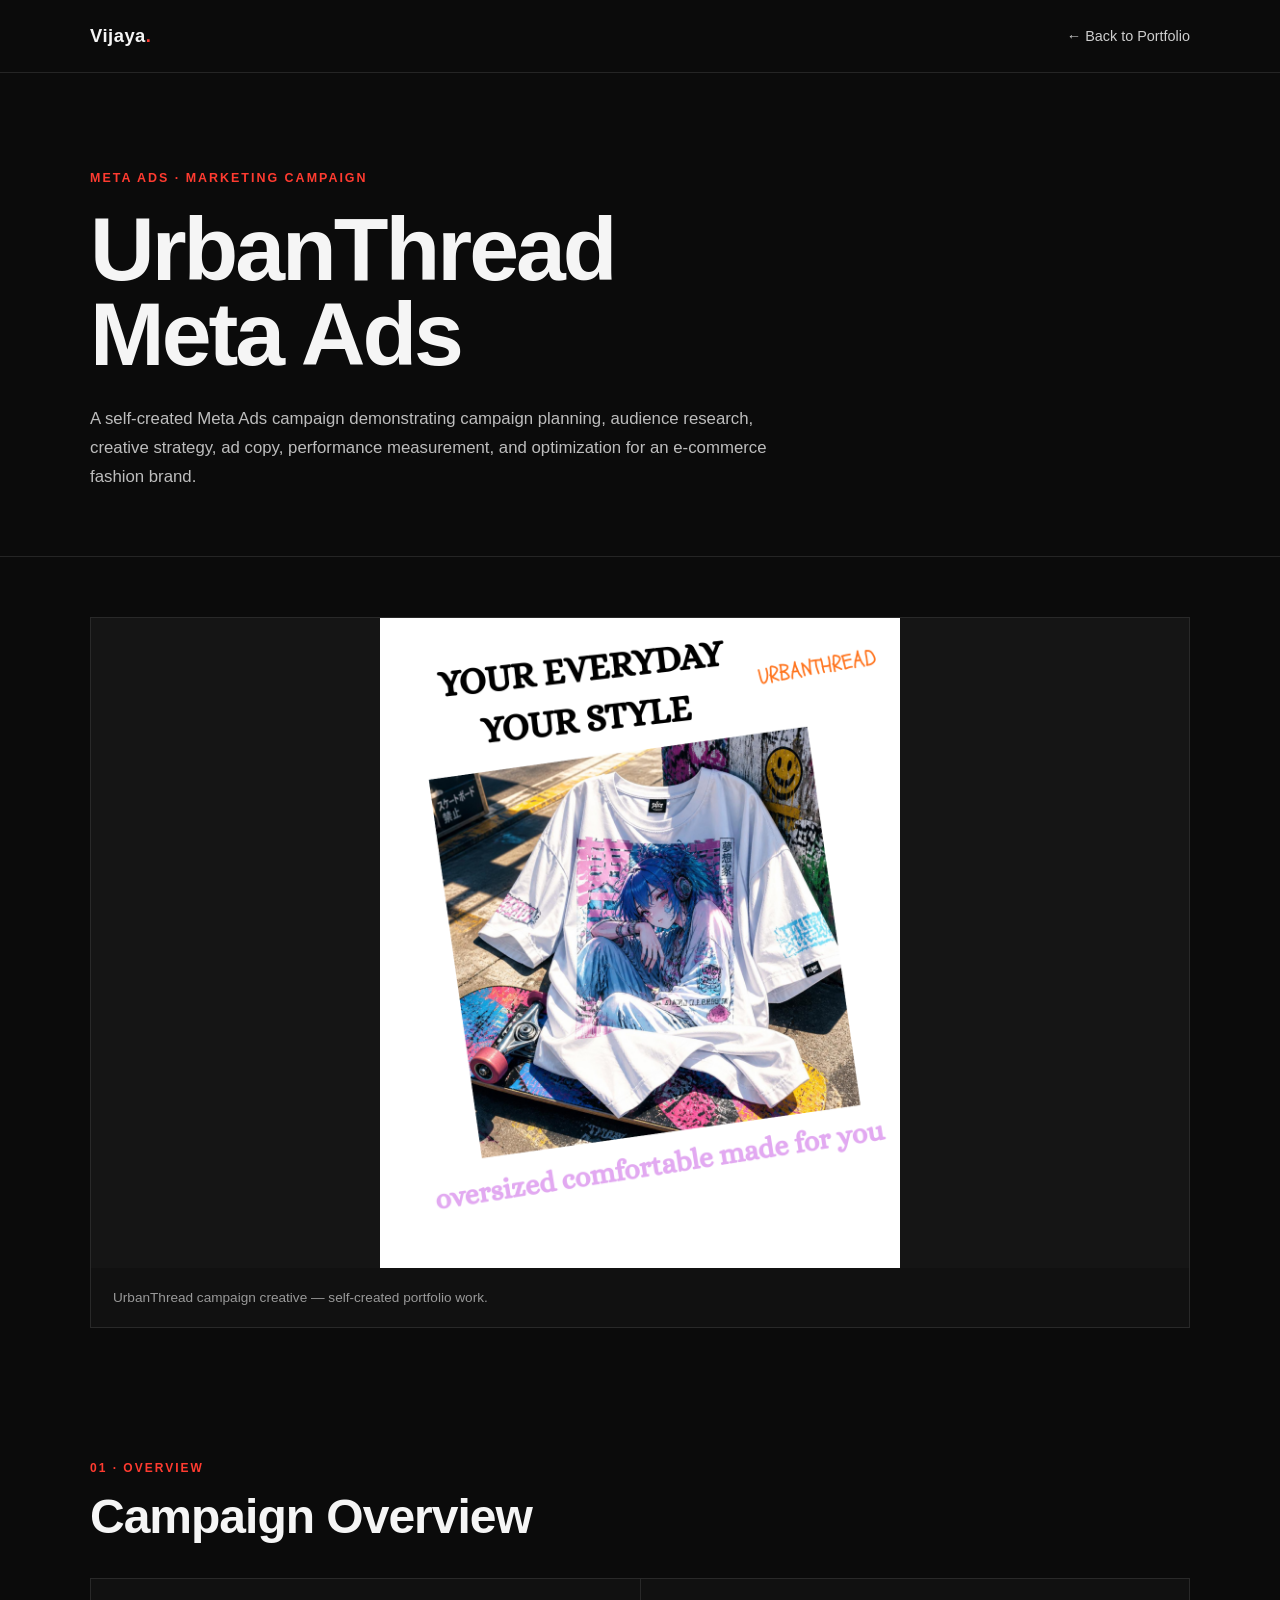
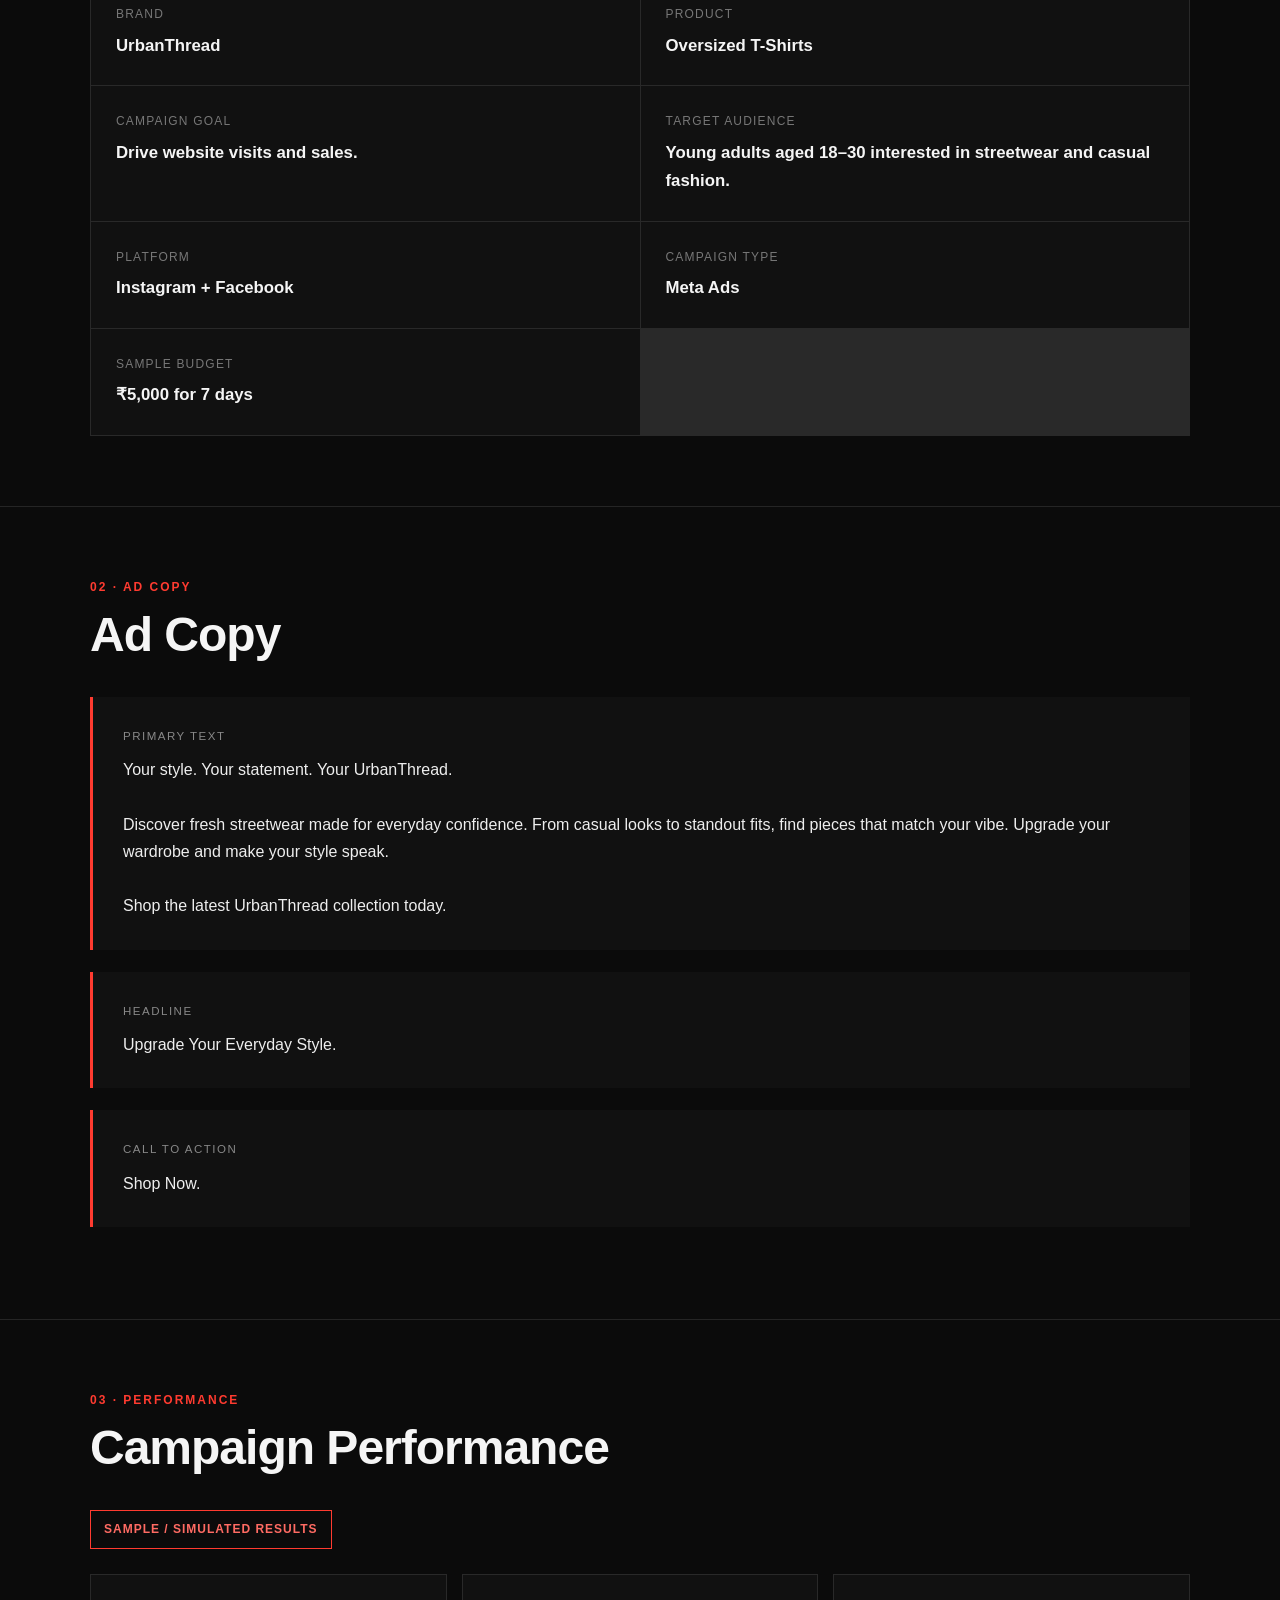
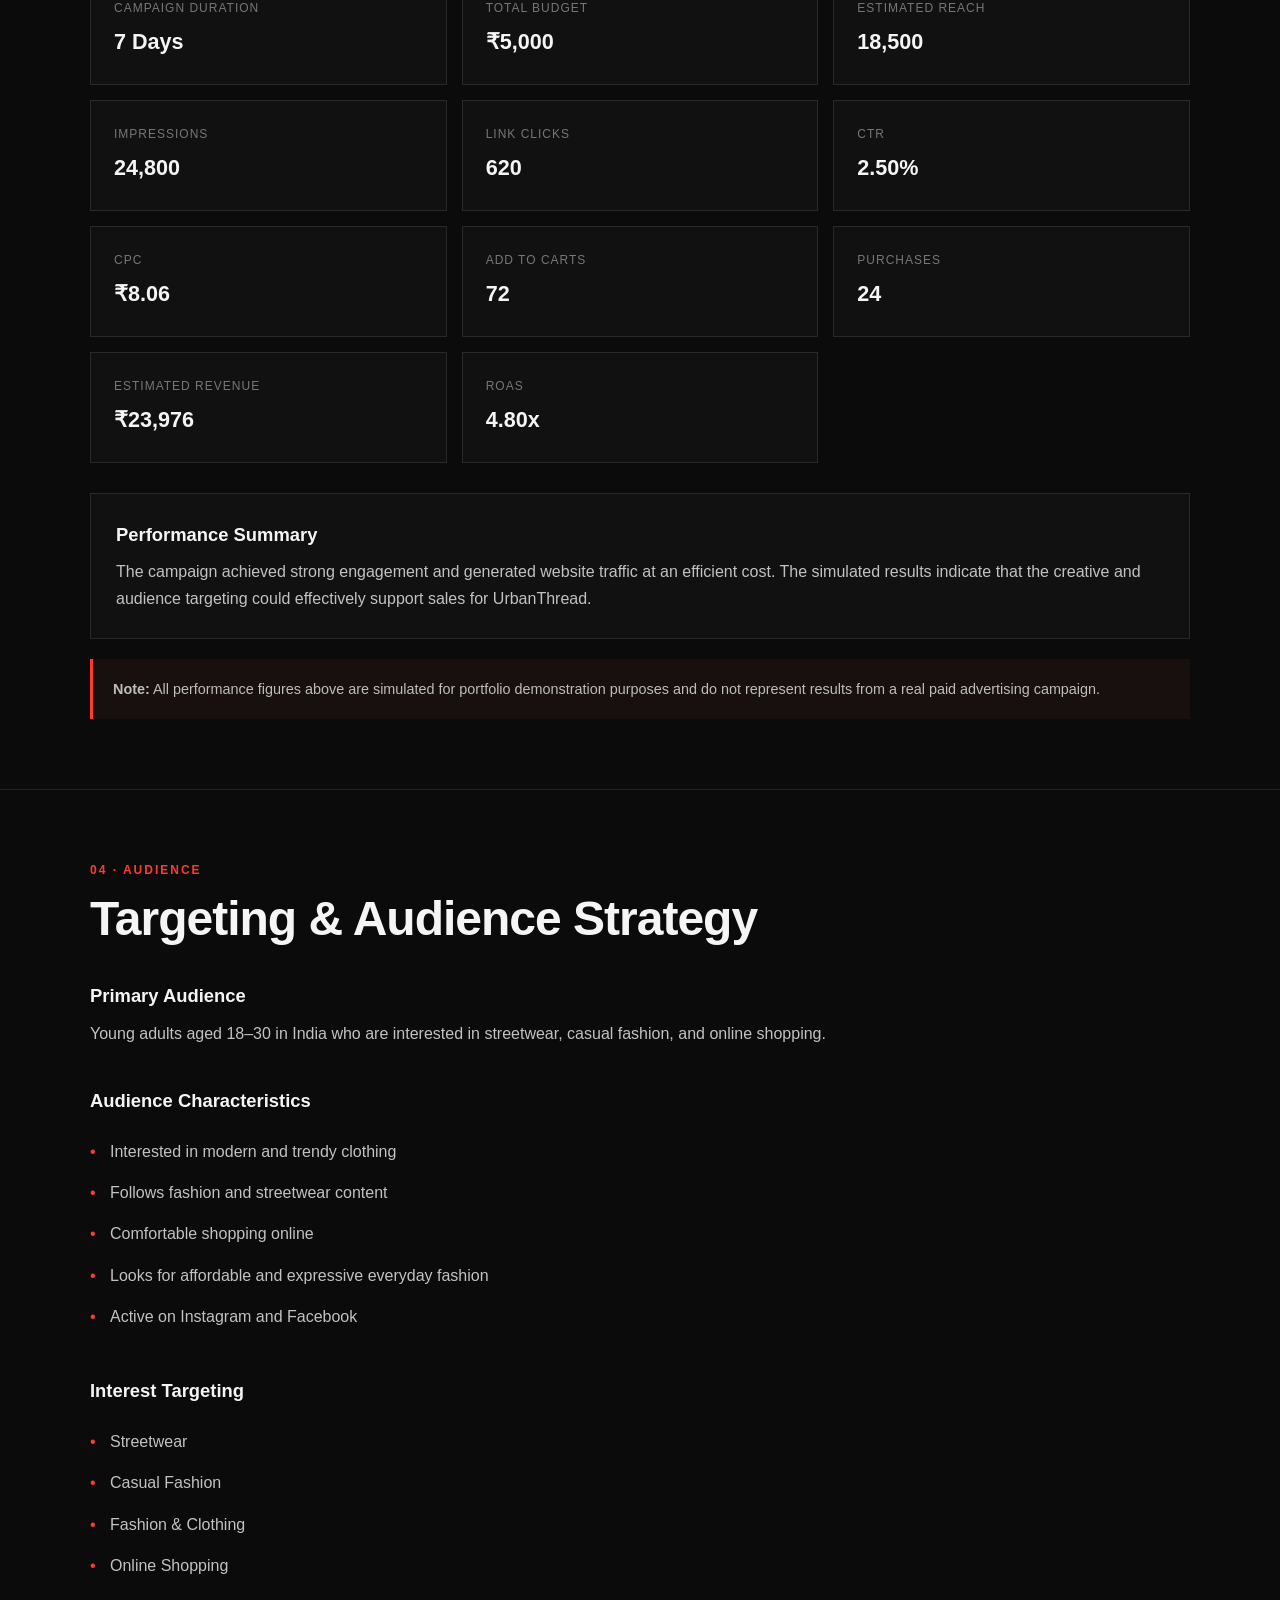
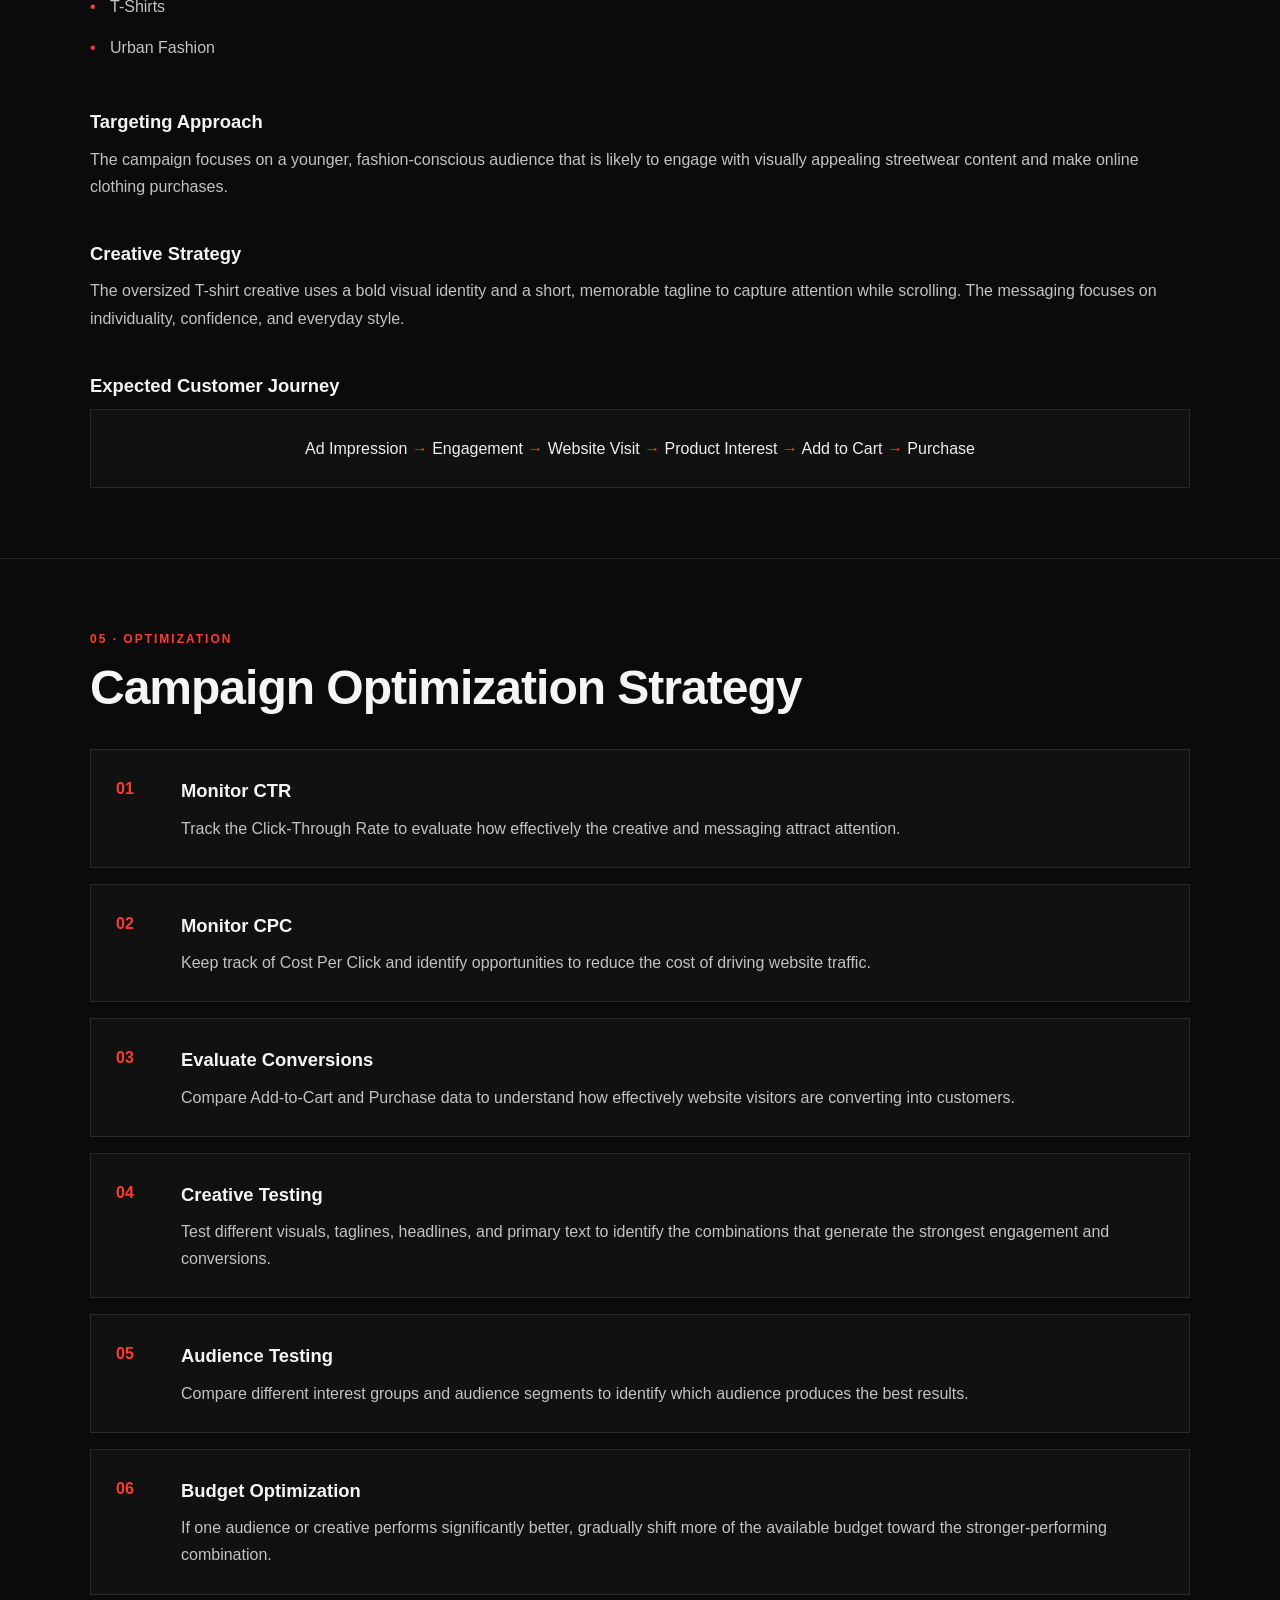
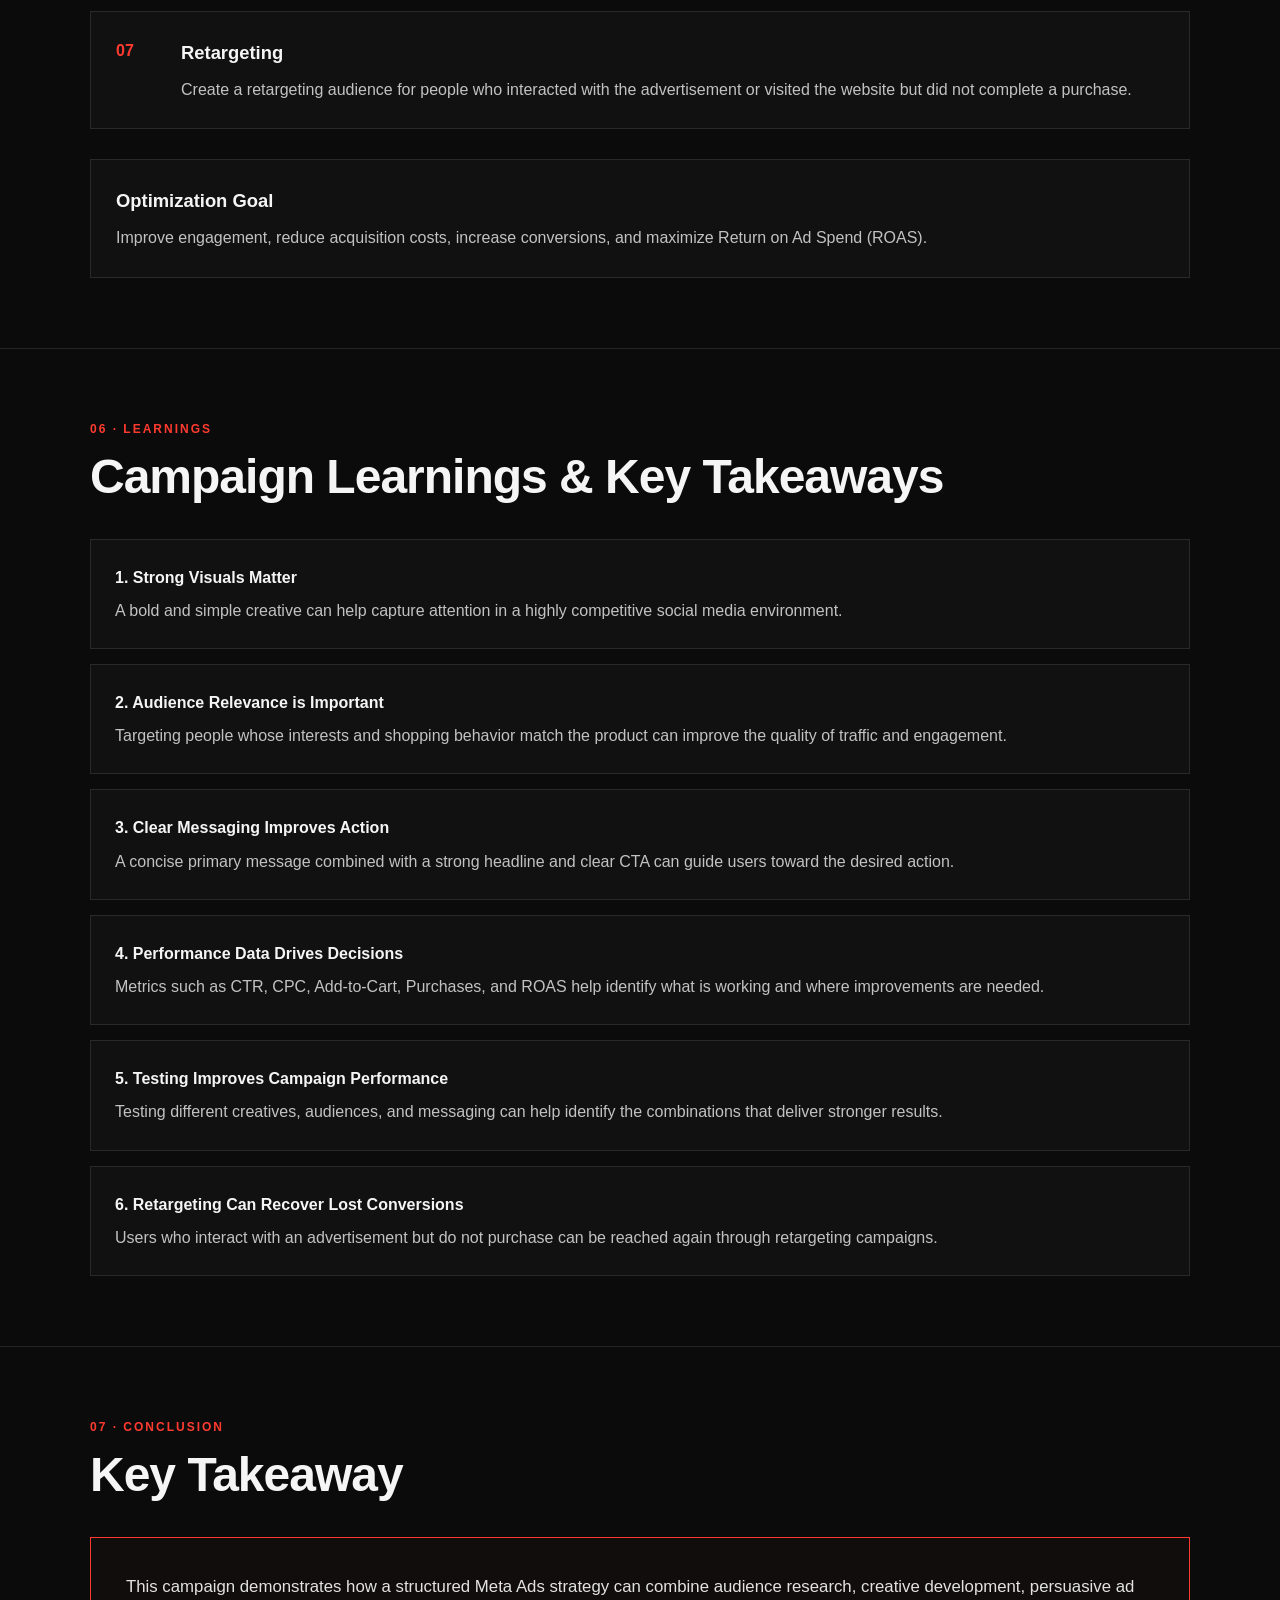
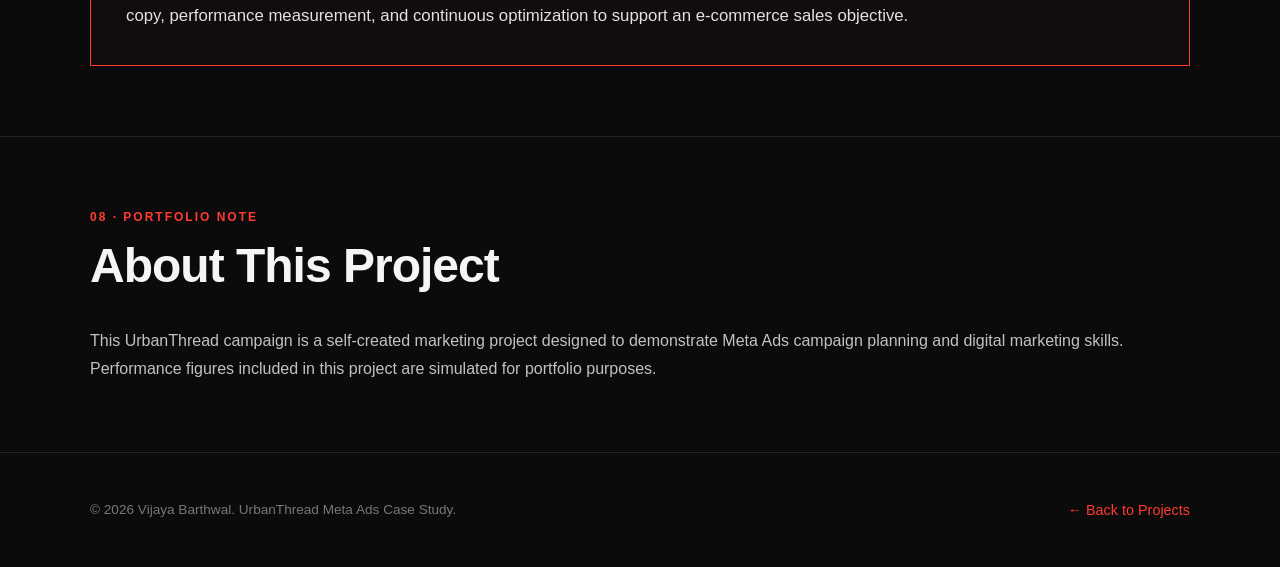
<file: urbanthread-meta-ads.html>
<!DOCTYPE html>
<html lang="en">
<head>
    <meta charset="UTF-8">
    <meta name="viewport" content="width=device-width, initial-scale=1.0">

    <title>UrbanThread Meta Ads Case Study | Vijaya Barthwal</title>

    <meta name="description"
          content="UrbanThread Meta Ads campaign case study by Vijaya Barthwal, covering campaign planning, ad copy, audience strategy, simulated performance, optimization, and key learnings.">

    <style>
        * {
            box-sizing: border-box;
            margin: 0;
            padding: 0;
        }

        html {
            scroll-behavior: smooth;
        }

        body {
            font-family: Arial, Helvetica, sans-serif;
            background: #0b0b0b;
            color: #f5f5f5;
            line-height: 1.7;
        }

        a {
            color: inherit;
            text-decoration: none;
        }

        .container {
            width: min(1100px, 92%);
            margin: auto;
        }

        /* HEADER */
        header {
            border-bottom: 1px solid #252525;
            background: #0b0b0b;
            position: sticky;
            top: 0;
            z-index: 100;
        }

        .nav {
            min-height: 72px;
            display: flex;
            align-items: center;
            justify-content: space-between;
            gap: 25px;
        }

        .logo {
            font-size: 1.15rem;
            font-weight: 800;
            letter-spacing: .5px;
        }

        .logo span {
            color: #ff3b30;
        }

        .back-link {
            color: #cfcfcf;
            font-size: .9rem;
            transition: .2s ease;
        }

        .back-link:hover {
            color: #ff3b30;
        }

        /* HERO */
        .hero {
            padding: 90px 0 65px;
            border-bottom: 1px solid #252525;
        }

        .eyebrow {
            display: inline-block;
            color: #ff3b30;
            font-size: .78rem;
            font-weight: 700;
            letter-spacing: 2px;
            text-transform: uppercase;
            margin-bottom: 18px;
        }

        h1 {
            font-size: clamp(2.6rem, 7vw, 5.8rem);
            line-height: .95;
            letter-spacing: -3px;
            max-width: 850px;
            margin-bottom: 28px;
        }

        .hero p {
            color: #bdbdbd;
            max-width: 700px;
            font-size: 1.05rem;
        }

        /* CREATIVE */
        .creative {
            padding: 60px 0;
        }

        .creative-card {
            border: 1px solid #292929;
            background: #111;
            overflow: hidden;
        }

        .creative-card img {
            width: 100%;
            display: block;
            max-height: 650px;
            object-fit: contain;
            background: #151515;
        }

        .creative-caption {
            padding: 18px 22px;
            color: #999;
            font-size: .85rem;
        }

        /* SECTIONS */
        section {
            padding: 70px 0;
            border-bottom: 1px solid #252525;
        }

        .section-label {
            color: #ff3b30;
            font-size: .75rem;
            font-weight: 700;
            letter-spacing: 2px;
            text-transform: uppercase;
            margin-bottom: 12px;
        }

        h2 {
            font-size: clamp(1.8rem, 4vw, 3rem);
            line-height: 1.1;
            letter-spacing: -1px;
            margin-bottom: 35px;
        }

        h3 {
            font-size: 1.15rem;
            margin-bottom: 8px;
        }

        p {
            color: #c2c2c2;
        }

        /* OVERVIEW */
        .overview-grid {
            display: grid;
            grid-template-columns: repeat(2, 1fr);
            gap: 1px;
            background: #292929;
            border: 1px solid #292929;
        }

        .info-box {
            background: #111;
            padding: 25px;
        }

        .info-box span {
            display: block;
            color: #777;
            font-size: .75rem;
            text-transform: uppercase;
            letter-spacing: 1.2px;
            margin-bottom: 7px;
        }

        .info-box strong {
            font-size: 1.05rem;
        }

        /* AD COPY */
        .copy-box {
            border-left: 3px solid #ff3b30;
            background: #111;
            padding: 30px;
            margin-bottom: 22px;
        }

        .copy-label {
            color: #888;
            font-size: .72rem;
            text-transform: uppercase;
            letter-spacing: 1.5px;
            margin-bottom: 10px;
        }

        .copy-box p {
            color: #eee;
        }

        /* PERFORMANCE */
        .performance-note {
            display: inline-block;
            border: 1px solid #ff3b30;
            color: #ff6b63;
            padding: 8px 13px;
            font-size: .75rem;
            font-weight: 700;
            text-transform: uppercase;
            letter-spacing: 1px;
            margin-bottom: 25px;
        }

        .metrics {
            display: grid;
            grid-template-columns: repeat(3, 1fr);
            gap: 15px;
        }

        .metric {
            background: #111;
            border: 1px solid #292929;
            padding: 23px;
        }

        .metric span {
            display: block;
            color: #777;
            font-size: .75rem;
            text-transform: uppercase;
            letter-spacing: 1px;
            margin-bottom: 6px;
        }

        .metric strong {
            font-size: 1.35rem;
        }

        .summary {
            margin-top: 30px;
            padding: 25px;
            background: #111;
            border: 1px solid #292929;
        }

        .disclaimer {
            margin-top: 20px;
            padding: 18px 20px;
            background: #17100f;
            border-left: 3px solid #ff3b30;
            color: #bdbdbd;
            font-size: .9rem;
        }

        /* LISTS */
        .content-block {
            margin-bottom: 38px;
        }

        .content-block:last-child {
            margin-bottom: 0;
        }

        ul {
            list-style: none;
            margin-top: 15px;
        }

        ul li {
            color: #c2c2c2;
            padding: 7px 0 7px 20px;
            position: relative;
        }

        ul li::before {
            content: "•";
            position: absolute;
            left: 0;
            color: #ff3b30;
        }

        /* STRATEGY */
        .strategy-grid {
            display: grid;
            gap: 16px;
        }

        .strategy-item {
            display: grid;
            grid-template-columns: 45px 1fr;
            gap: 20px;
            padding: 25px;
            border: 1px solid #292929;
            background: #111;
        }

        .strategy-number {
            color: #ff3b30;
            font-weight: 800;
            font-size: 1rem;
        }

        .strategy-item p {
            margin-top: 5px;
        }

        /* JOURNEY */
        .journey {
            padding: 25px;
            background: #111;
            border: 1px solid #292929;
            font-size: 1rem;
            text-align: center;
            color: #eee;
        }

        .journey span {
            color: #ff3b30;
        }

        /* TAKEAWAYS */
        .takeaways {
            display: grid;
            gap: 15px;
        }

        .takeaway {
            padding: 24px;
            border: 1px solid #292929;
            background: #111;
        }

        .takeaway strong {
            display: block;
            margin-bottom: 6px;
        }

        /* KEY TAKEAWAY */
        .key-takeaway {
            padding: 35px;
            border: 1px solid #ff3b30;
            background: #120d0d;
        }

        .key-takeaway p {
            color: #e2e2e2;
            font-size: 1.05rem;
        }

        /* FOOTER */
        footer {
            padding: 45px 0;
        }

        .footer-inner {
            display: flex;
            align-items: center;
            justify-content: space-between;
            gap: 20px;
        }

        .footer-inner p {
            font-size: .85rem;
            color: #777;
        }

        .footer-link {
            color: #ff3b30;
            font-size: .9rem;
        }

        /* RESPONSIVE */
        @media (max-width: 800px) {
            .overview-grid,
            .metrics {
                grid-template-columns: 1fr 1fr;
            }

            h1 {
                letter-spacing: -2px;
            }
        }

        @media (max-width: 560px) {
            .hero {
                padding: 65px 0 50px;
            }

            section {
                padding: 50px 0;
            }

            .overview-grid,
            .metrics {
                grid-template-columns: 1fr;
            }

            .nav {
                min-height: 62px;
            }

            .back-link {
                font-size: .78rem;
            }

            .copy-box,
            .summary,
            .key-takeaway {
                padding: 22px;
            }

            .strategy-item {
                grid-template-columns: 32px 1fr;
                gap: 12px;
            }

            .journey {
                line-height: 2;
            }

            .footer-inner {
                flex-direction: column;
                align-items: flex-start;
            }
        }
    </style>
</head>

<body>

<header>
    <div class="container nav">
        <a href="index.html" class="logo">
            Vijaya<span>.</span>
        </a>

        <a href="index.html#projects" class="back-link">
            ← Back to Portfolio
        </a>
    </div>
</header>

<main>

    <!-- HERO -->
    <div class="hero">
        <div class="container">
            <span class="eyebrow">Meta Ads · Marketing Campaign</span>

            <h1>UrbanThread<br>Meta Ads</h1>

            <p>
                A self-created Meta Ads campaign demonstrating campaign
                planning, audience research, creative strategy, ad copy,
                performance measurement, and optimization for an e-commerce
                fashion brand.
            </p>
        </div>
    </div>

    <!-- CREATIVE -->
    <div class="creative">
        <div class="container">
            <div class="creative-card">
                <img src="images/urbanthread-meta-ad.png"
                     alt="UrbanThread Meta Ads creative">
                <div class="creative-caption">
                    UrbanThread campaign creative — self-created portfolio work.
                </div>
            </div>
        </div>
    </div>

    <!-- CAMPAIGN OVERVIEW -->
    <section>
        <div class="container">
            <div class="section-label">01 · Overview</div>
            <h2>Campaign Overview</h2>

            <div class="overview-grid">

                <div class="info-box">
                    <span>Brand</span>
                    <strong>UrbanThread</strong>
                </div>

                <div class="info-box">
                    <span>Product</span>
                    <strong>Oversized T-Shirts</strong>
                </div>

                <div class="info-box">
                    <span>Campaign Goal</span>
                    <strong>Drive website visits and sales.</strong>
                </div>

                <div class="info-box">
                    <span>Target Audience</span>
                    <strong>Young adults aged 18–30 interested in streetwear and casual fashion.</strong>
                </div>

                <div class="info-box">
                    <span>Platform</span>
                    <strong>Instagram + Facebook</strong>
                </div>

                <div class="info-box">
                    <span>Campaign Type</span>
                    <strong>Meta Ads</strong>
                </div>

                <div class="info-box">
                    <span>Sample Budget</span>
                    <strong>₹5,000 for 7 days</strong>
                </div>

            </div>
        </div>
    </section>

    <!-- AD COPY -->
    <section>
        <div class="container">
            <div class="section-label">02 · Ad Copy</div>
            <h2>Ad Copy</h2>

            <div class="copy-box">
                <div class="copy-label">Primary Text</div>
                <p>
                    Your style. Your statement. Your UrbanThread.
                    <br><br>
                    Discover fresh streetwear made for everyday confidence.
                    From casual looks to standout fits, find pieces that match
                    your vibe. Upgrade your wardrobe and make your style speak.
                    <br><br>
                    Shop the latest UrbanThread collection today.
                </p>
            </div>

            <div class="copy-box">
                <div class="copy-label">Headline</div>
                <p>Upgrade Your Everyday Style.</p>
            </div>

            <div class="copy-box">
                <div class="copy-label">Call to Action</div>
                <p>Shop Now.</p>
            </div>
        </div>
    </section>

    <!-- PERFORMANCE -->
    <section>
        <div class="container">
            <div class="section-label">03 · Performance</div>
            <h2>Campaign Performance</h2>

            <div class="performance-note">
                Sample / Simulated Results
            </div>

            <div class="metrics">

                <div class="metric">
                    <span>Campaign Duration</span>
                    <strong>7 Days</strong>
                </div>

                <div class="metric">
                    <span>Total Budget</span>
                    <strong>₹5,000</strong>
                </div>

                <div class="metric">
                    <span>Estimated Reach</span>
                    <strong>18,500</strong>
                </div>

                <div class="metric">
                    <span>Impressions</span>
                    <strong>24,800</strong>
                </div>

                <div class="metric">
                    <span>Link Clicks</span>
                    <strong>620</strong>
                </div>

                <div class="metric">
                    <span>CTR</span>
                    <strong>2.50%</strong>
                </div>

                <div class="metric">
                    <span>CPC</span>
                    <strong>₹8.06</strong>
                </div>

                <div class="metric">
                    <span>Add to Carts</span>
                    <strong>72</strong>
                </div>

                <div class="metric">
                    <span>Purchases</span>
                    <strong>24</strong>
                </div>

                <div class="metric">
                    <span>Estimated Revenue</span>
                    <strong>₹23,976</strong>
                </div>

                <div class="metric">
                    <span>ROAS</span>
                    <strong>4.80x</strong>
                </div>

            </div>

            <div class="summary">
                <h3>Performance Summary</h3>
                <p>
                    The campaign achieved strong engagement and generated
                    website traffic at an efficient cost. The simulated
                    results indicate that the creative and audience targeting
                    could effectively support sales for UrbanThread.
                </p>
            </div>

            <div class="disclaimer">
                <strong>Note:</strong>
                All performance figures above are simulated for portfolio
                demonstration purposes and do not represent results from a
                real paid advertising campaign.
            </div>
        </div>
    </section>

    <!-- TARGETING -->
    <section>
        <div class="container">
            <div class="section-label">04 · Audience</div>
            <h2>Targeting &amp; Audience Strategy</h2>

            <div class="content-block">
                <h3>Primary Audience</h3>
                <p>
                    Young adults aged 18–30 in India who are interested in
                    streetwear, casual fashion, and online shopping.
                </p>
            </div>

            <div class="content-block">
                <h3>Audience Characteristics</h3>

                <ul>
                    <li>Interested in modern and trendy clothing</li>
                    <li>Follows fashion and streetwear content</li>
                    <li>Comfortable shopping online</li>
                    <li>Looks for affordable and expressive everyday fashion</li>
                    <li>Active on Instagram and Facebook</li>
                </ul>
            </div>

            <div class="content-block">
                <h3>Interest Targeting</h3>

                <ul>
                    <li>Streetwear</li>
                    <li>Casual Fashion</li>
                    <li>Fashion &amp; Clothing</li>
                    <li>Online Shopping</li>
                    <li>T-Shirts</li>
                    <li>Urban Fashion</li>
                </ul>
            </div>

            <div class="content-block">
                <h3>Targeting Approach</h3>
                <p>
                    The campaign focuses on a younger, fashion-conscious
                    audience that is likely to engage with visually appealing
                    streetwear content and make online clothing purchases.
                </p>
            </div>

            <div class="content-block">
                <h3>Creative Strategy</h3>
                <p>
                    The oversized T-shirt creative uses a bold visual identity
                    and a short, memorable tagline to capture attention while
                    scrolling. The messaging focuses on individuality,
                    confidence, and everyday style.
                </p>
            </div>

            <div class="content-block">
                <h3>Expected Customer Journey</h3>

                <div class="journey">
                    Ad Impression <span>→</span>
                    Engagement <span>→</span>
                    Website Visit <span>→</span>
                    Product Interest <span>→</span>
                    Add to Cart <span>→</span>
                    Purchase
                </div>
            </div>
        </div>
    </section>

    <!-- OPTIMIZATION -->
    <section>
        <div class="container">
            <div class="section-label">05 · Optimization</div>
            <h2>Campaign Optimization Strategy</h2>

            <div class="strategy-grid">

                <div class="strategy-item">
                    <div class="strategy-number">01</div>
                    <div>
                        <h3>Monitor CTR</h3>
                        <p>
                            Track the Click-Through Rate to evaluate how
                            effectively the creative and messaging attract
                            attention.
                        </p>
                    </div>
                </div>

                <div class="strategy-item">
                    <div class="strategy-number">02</div>
                    <div>
                        <h3>Monitor CPC</h3>
                        <p>
                            Keep track of Cost Per Click and identify
                            opportunities to reduce the cost of driving
                            website traffic.
                        </p>
                    </div>
                </div>

                <div class="strategy-item">
                    <div class="strategy-number">03</div>
                    <div>
                        <h3>Evaluate Conversions</h3>
                        <p>
                            Compare Add-to-Cart and Purchase data to understand
                            how effectively website visitors are converting
                            into customers.
                        </p>
                    </div>
                </div>

                <div class="strategy-item">
                    <div class="strategy-number">04</div>
                    <div>
                        <h3>Creative Testing</h3>
                        <p>
                            Test different visuals, taglines, headlines, and
                            primary text to identify the combinations that
                            generate the strongest engagement and conversions.
                        </p>
                    </div>
                </div>

                <div class="strategy-item">
                    <div class="strategy-number">05</div>
                    <div>
                        <h3>Audience Testing</h3>
                        <p>
                            Compare different interest groups and audience
                            segments to identify which audience produces the
                            best results.
                        </p>
                    </div>
                </div>

                <div class="strategy-item">
                    <div class="strategy-number">06</div>
                    <div>
                        <h3>Budget Optimization</h3>
                        <p>
                            If one audience or creative performs significantly
                            better, gradually shift more of the available
                            budget toward the stronger-performing combination.
                        </p>
                    </div>
                </div>

                <div class="strategy-item">
                    <div class="strategy-number">07</div>
                    <div>
                        <h3>Retargeting</h3>
                        <p>
                            Create a retargeting audience for people who
                            interacted with the advertisement or visited the
                            website but did not complete a purchase.
                        </p>
                    </div>
                </div>

            </div>

            <div class="summary">
                <h3>Optimization Goal</h3>
                <p>
                    Improve engagement, reduce acquisition costs, increase
                    conversions, and maximize Return on Ad Spend (ROAS).
                </p>
            </div>
        </div>
    </section>

    <!-- LEARNINGS -->
    <section>
        <div class="container">
            <div class="section-label">06 · Learnings</div>
            <h2>Campaign Learnings &amp; Key Takeaways</h2>

            <div class="takeaways">

                <div class="takeaway">
                    <strong>1. Strong Visuals Matter</strong>
                    <p>
                        A bold and simple creative can help capture attention
                        in a highly competitive social media environment.
                    </p>
                </div>

                <div class="takeaway">
                    <strong>2. Audience Relevance is Important</strong>
                    <p>
                        Targeting people whose interests and shopping behavior
                        match the product can improve the quality of traffic
                        and engagement.
                    </p>
                </div>

                <div class="takeaway">
                    <strong>3. Clear Messaging Improves Action</strong>
                    <p>
                        A concise primary message combined with a strong
                        headline and clear CTA can guide users toward the
                        desired action.
                    </p>
                </div>

                <div class="takeaway">
                    <strong>4. Performance Data Drives Decisions</strong>
                    <p>
                        Metrics such as CTR, CPC, Add-to-Cart, Purchases, and
                        ROAS help identify what is working and where
                        improvements are needed.
                    </p>
                </div>

                <div class="takeaway">
                    <strong>5. Testing Improves Campaign Performance</strong>
                    <p>
                        Testing different creatives, audiences, and messaging
                        can help identify the combinations that deliver
                        stronger results.
                    </p>
                </div>

                <div class="takeaway">
                    <strong>6. Retargeting Can Recover Lost Conversions</strong>
                    <p>
                        Users who interact with an advertisement but do not
                        purchase can be reached again through retargeting
                        campaigns.
                    </p>
                </div>

            </div>
        </div>
    </section>

    <!-- KEY TAKEAWAY -->
    <section>
        <div class="container">
            <div class="section-label">07 · Conclusion</div>
            <h2>Key Takeaway</h2>

            <div class="key-takeaway">
                <p>
                    This campaign demonstrates how a structured Meta Ads
                    strategy can combine audience research, creative
                    development, persuasive ad copy, performance measurement,
                    and continuous optimization to support an e-commerce
                    sales objective.
                </p>
            </div>
        </div>
    </section>

    <!-- PORTFOLIO NOTE -->
    <section>
        <div class="container">
            <div class="section-label">08 · Portfolio Note</div>
            <h2>About This Project</h2>

            <p>
                This UrbanThread campaign is a self-created marketing project
                designed to demonstrate Meta Ads campaign planning and digital
                marketing skills. Performance figures included in this
                project are simulated for portfolio purposes.
            </p>
        </div>
    </section>

</main>

<footer>
    <div class="container footer-inner">
        <p>© 2026 Vijaya Barthwal. UrbanThread Meta Ads Case Study.</p>

        <a href="index.html#projects" class="footer-link">
            ← Back to Projects
        </a>
    </div>
</footer>

</body>
</html>
</file>
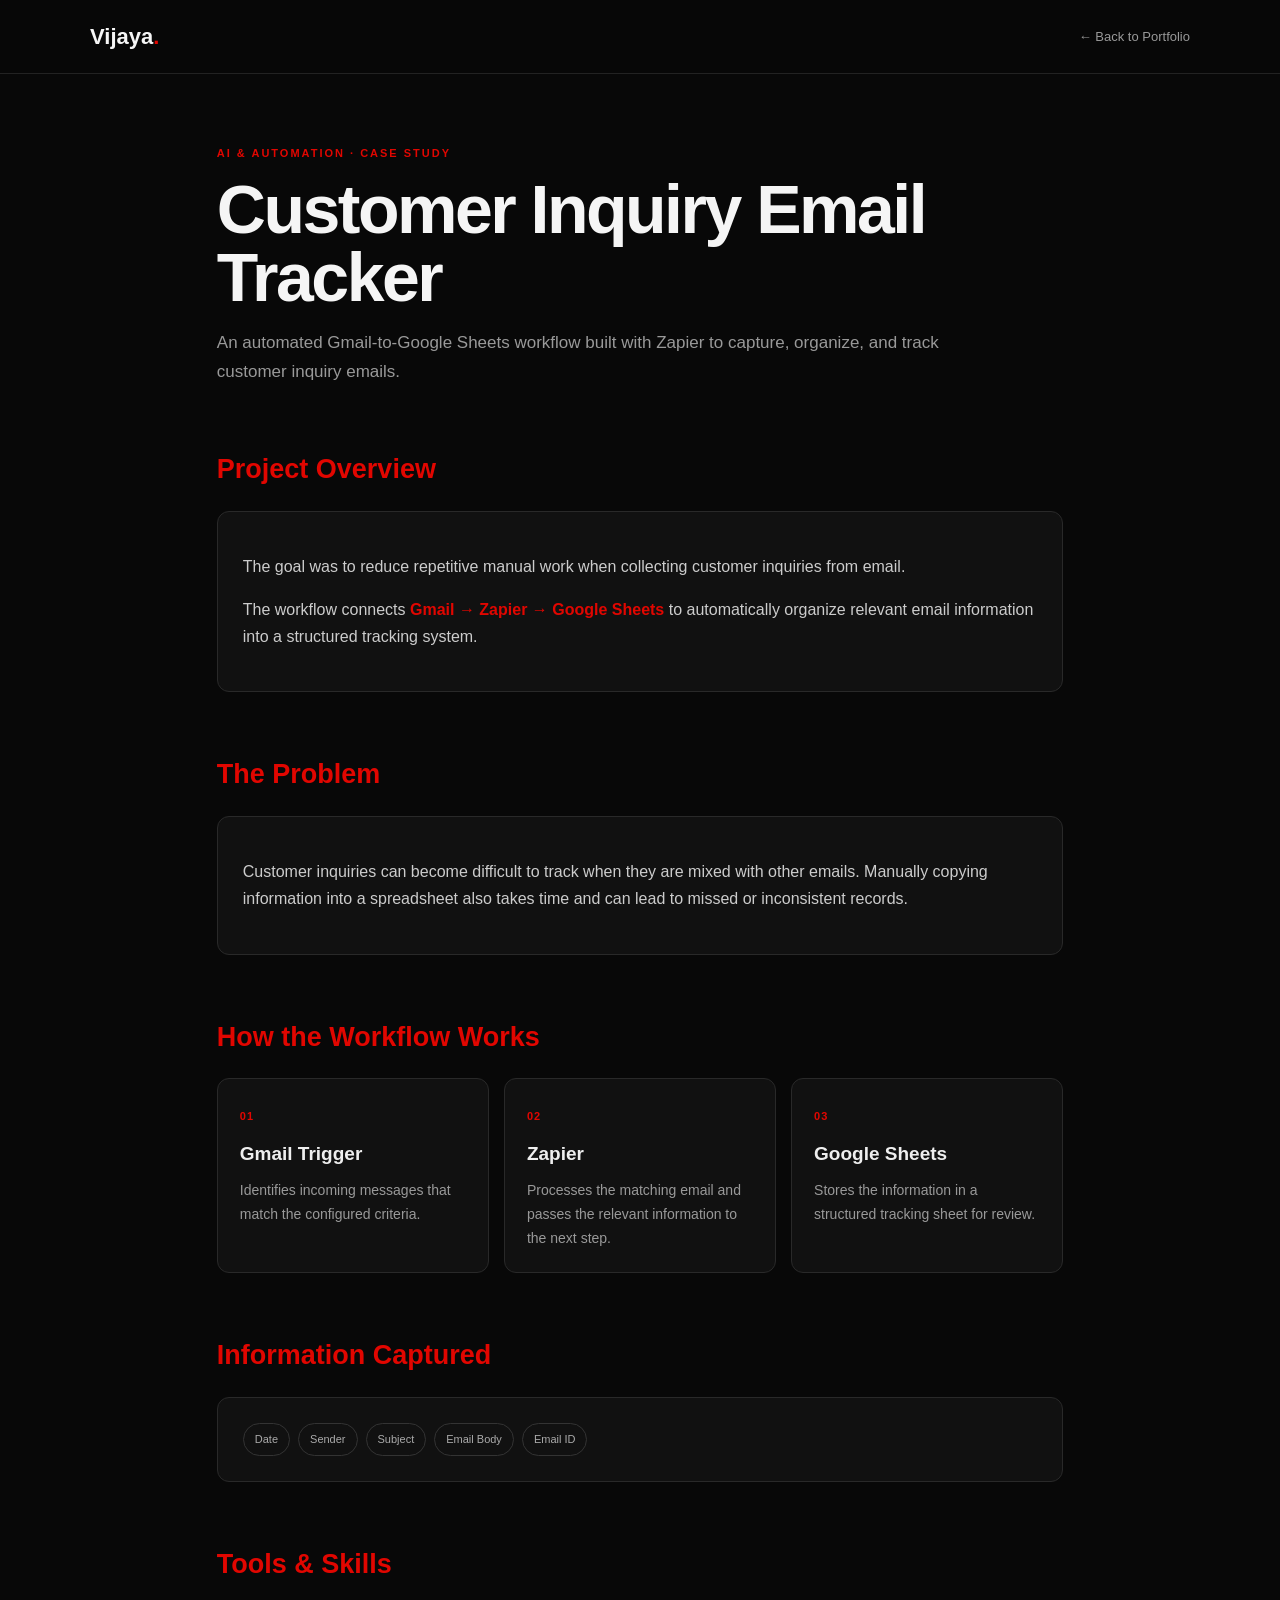
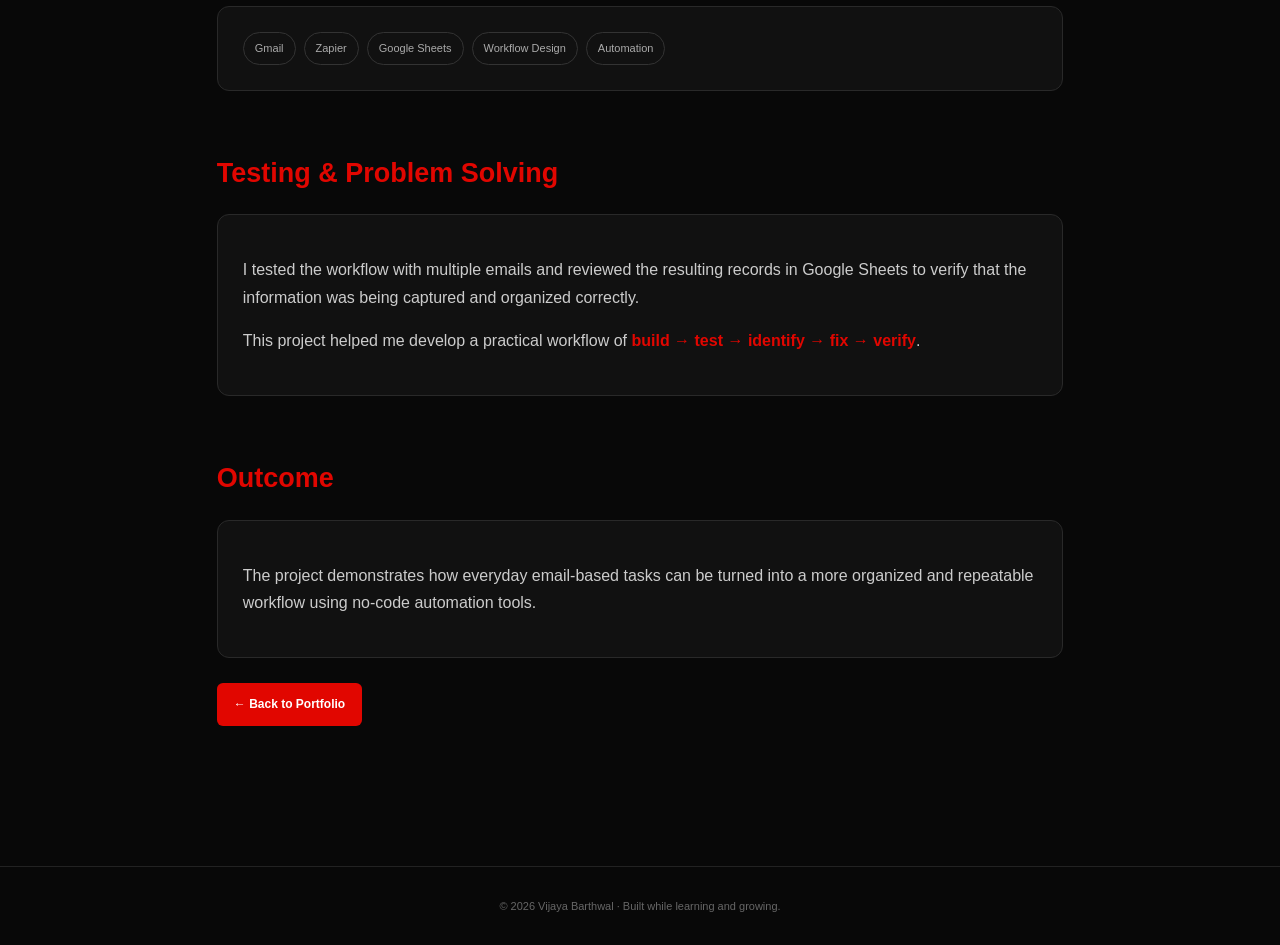
<file: zapier-case-study.html>
<!DOCTYPE html>
<html lang="en">
<head>
<meta charset="UTF-8">
<meta name="viewport" content="width=device-width, initial-scale=1.0">

<title>Customer Inquiry Email Tracker | Vijaya Barthwal</title>

<style>
*{box-sizing:border-box}

body{
    margin:0;
    background:#080808;
    color:#ccc;
    font-family:Arial,Helvetica,sans-serif;
    line-height:1.7;
}

a{
    color:inherit;
    text-decoration:none;
}

header{
    position:sticky;
    top:0;
    z-index:10;
    padding:18px 6%;
    background:rgba(8,8,8,.94);
    border-bottom:1px solid #222;
}

nav{
    max-width:1100px;
    margin:auto;
    display:flex;
    justify-content:space-between;
    align-items:center;
}

.logo{
    color:#f5f5f5;
    font-size:22px;
    font-weight:800;
}

.logo span{color:#e10600}

.back{
    color:#999;
    font-size:13px;
}

.back:hover{color:#e10600}

main{
    max-width:1000px;
    margin:auto;
    padding:70px 6%;
}

.label{
    color:#e10600;
    font-size:11px;
    font-weight:bold;
    letter-spacing:2px;
    text-transform:uppercase;
}

h1{
    margin:12px 0 18px;
    color:#f5f5f5;
    font-size:clamp(40px,7vw,68px);
    line-height:1;
    letter-spacing:-2.5px;
}

.intro{
    max-width:760px;
    color:#999;
    font-size:17px;
}

section{margin-top:60px}

h2{
    margin-bottom:18px;
    color:#e10600;
    font-size:27px;
}

.card{
    padding:25px;
    background:#111;
    border:1px solid #292929;
    border-radius:12px;
}

.workflow{
    display:grid;
    grid-template-columns:repeat(3,1fr);
    gap:15px;
}

.step{
    padding:22px;
    background:#111;
    border:1px solid #292929;
    border-radius:12px;
}

.step-number{
    color:#e10600;
    font-size:11px;
    font-weight:bold;
    letter-spacing:1px;
}

.step h3{
    margin:9px 0;
    color:#eee;
    font-size:19px;
}

.step p{
    margin:0;
    color:#999;
    font-size:14px;
}

.tags{
    display:flex;
    flex-wrap:wrap;
    gap:8px;
}

.tag{
    padding:6px 11px;
    border:1px solid #333;
    border-radius:20px;
    color:#aaa;
    font-size:11px;
}

.highlight{
    color:#e10600;
    font-weight:bold;
}

.button{
    display:inline-block;
    margin-top:25px;
    padding:11px 17px;
    background:#e10600;
    border-radius:6px;
    color:#fff;
    font-size:12px;
    font-weight:bold;
}

.button:hover{background:#ff241f}

footer{
    margin-top:70px;
    padding:30px 6%;
    text-align:center;
    border-top:1px solid #222;
    color:#666;
    font-size:11px;
}

@media(max-width:650px){
    main{padding:55px 6%}
    h1{font-size:44px}
    .intro{font-size:15px}
    section{margin-top:50px}
    .workflow{grid-template-columns:1fr}
    .card,.step{padding:18px}
}
</style>
</head>

<body>

<header>
<nav>
<a class="logo" href="index.html">Vijaya<span>.</span></a>
<a class="back" href="index.html">← Back to Portfolio</a>
</nav>
</header>

<main>

<div class="label">AI & Automation · Case Study</div>

<h1>Customer Inquiry Email Tracker</h1>

<p class="intro">
An automated Gmail-to-Google Sheets workflow built with Zapier
to capture, organize, and track customer inquiry emails.
</p>


<section>
<h2>Project Overview</h2>

<div class="card">
<p>
The goal was to reduce repetitive manual work when collecting
customer inquiries from email.
</p>

<p>
The workflow connects
<span class="highlight">Gmail → Zapier → Google Sheets</span>
to automatically organize relevant email information into a
structured tracking system.
</p>
</div>
</section>


<section>
<h2>The Problem</h2>

<div class="card">
<p>
Customer inquiries can become difficult to track when they are mixed
with other emails. Manually copying information into a spreadsheet
also takes time and can lead to missed or inconsistent records.
</p>
</div>
</section>


<section>
<h2>How the Workflow Works</h2>

<div class="workflow">

<div class="step">
<span class="step-number">01</span>
<h3>Gmail Trigger</h3>
<p>
Identifies incoming messages that match the configured criteria.
</p>
</div>

<div class="step">
<span class="step-number">02</span>
<h3>Zapier</h3>
<p>
Processes the matching email and passes the relevant information
to the next step.
</p>
</div>

<div class="step">
<span class="step-number">03</span>
<h3>Google Sheets</h3>
<p>
Stores the information in a structured tracking sheet for review.
</p>
</div>

</div>
</section>


<section>
<h2>Information Captured</h2>

<div class="card tags">
<span class="tag">Date</span>
<span class="tag">Sender</span>
<span class="tag">Subject</span>
<span class="tag">Email Body</span>
<span class="tag">Email ID</span>
</div>
</section>


<section>
<h2>Tools & Skills</h2>

<div class="card tags">
<span class="tag">Gmail</span>
<span class="tag">Zapier</span>
<span class="tag">Google Sheets</span>
<span class="tag">Workflow Design</span>
<span class="tag">Automation</span>
</div>
</section>


<section>
<h2>Testing & Problem Solving</h2>

<div class="card">
<p>
I tested the workflow with multiple emails and reviewed the resulting
records in Google Sheets to verify that the information was being
captured and organized correctly.
</p>

<p>
This project helped me develop a practical workflow of
<span class="highlight">build → test → identify → fix → verify</span>.
</p>
</div>
</section>


<section>
<h2>Outcome</h2>

<div class="card">
<p>
The project demonstrates how everyday email-based tasks can be
turned into a more organized and repeatable workflow using
no-code automation tools.
</p>
</div>

<a class="button" href="index.html">
← Back to Portfolio
</a>

</section>

</main>

<footer>
© 2026 Vijaya Barthwal · Built while learning and growing.
</footer>

</body>
</html>
</file>
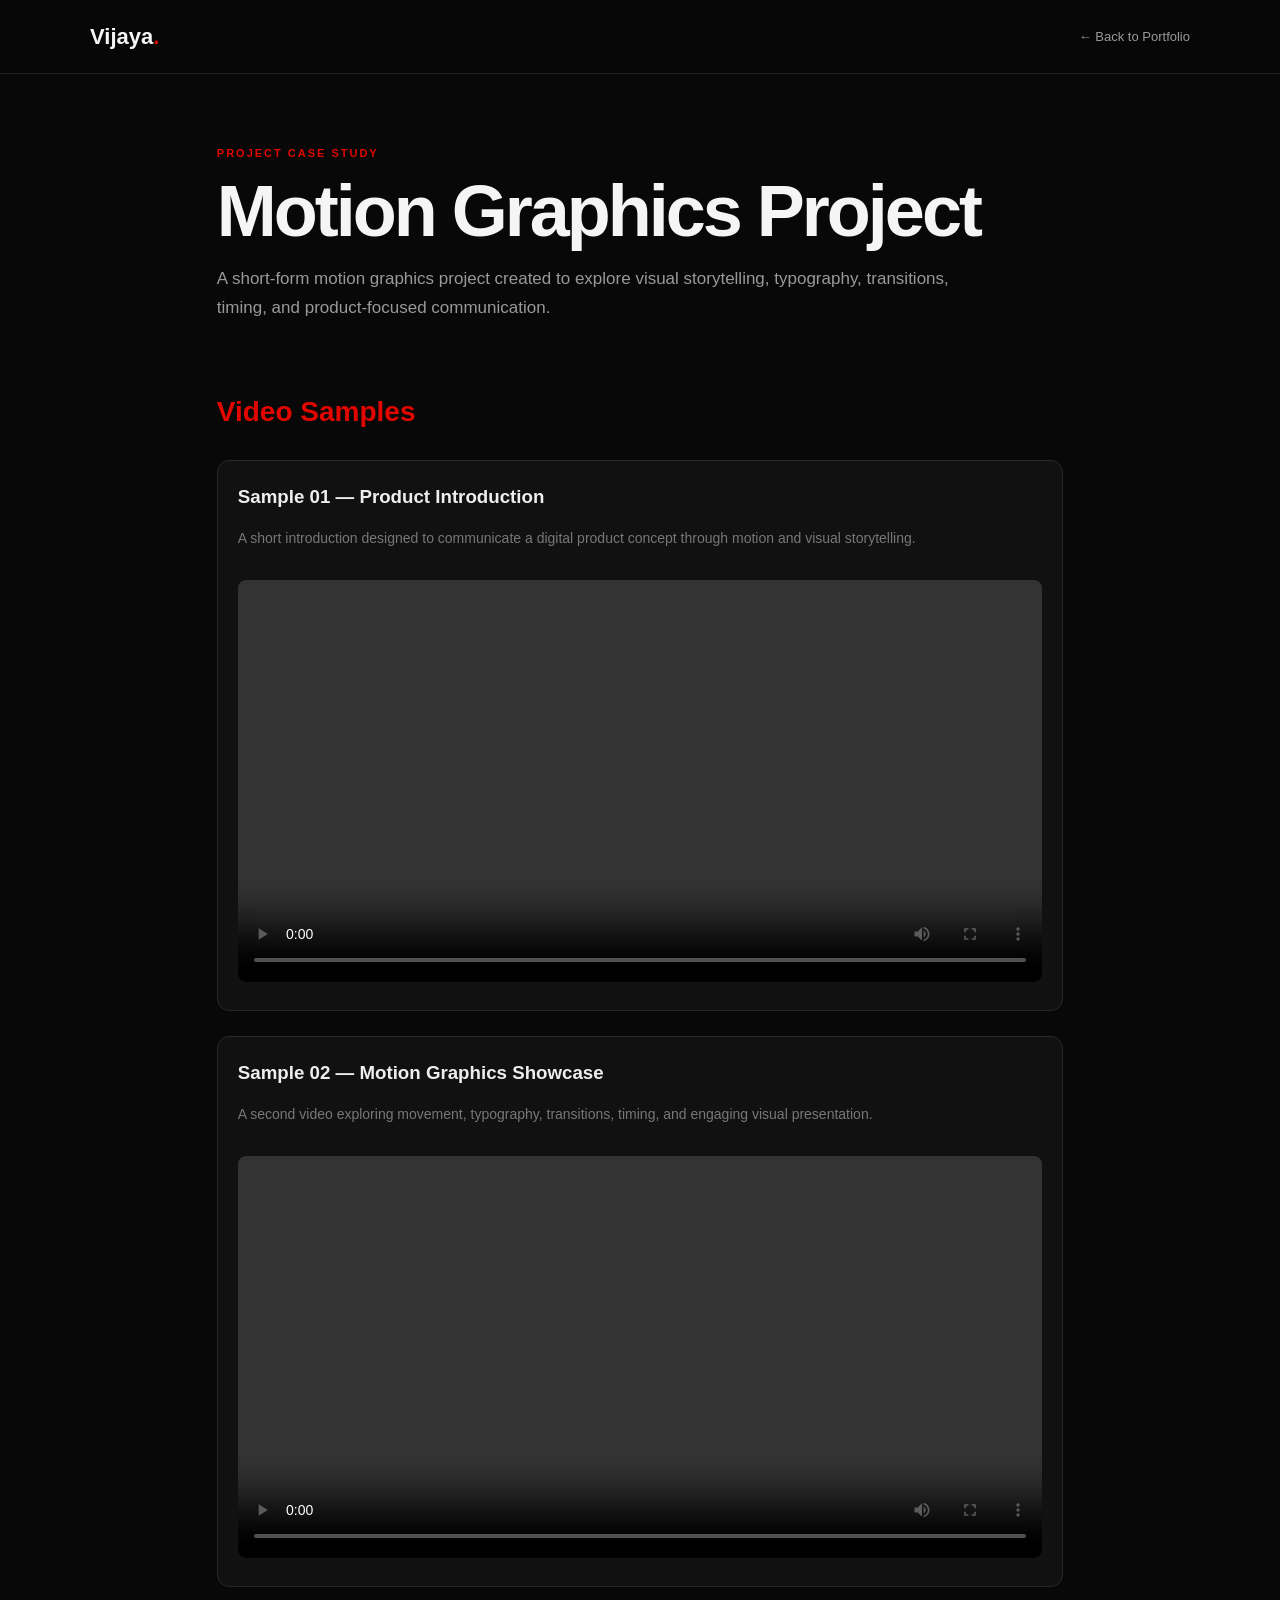
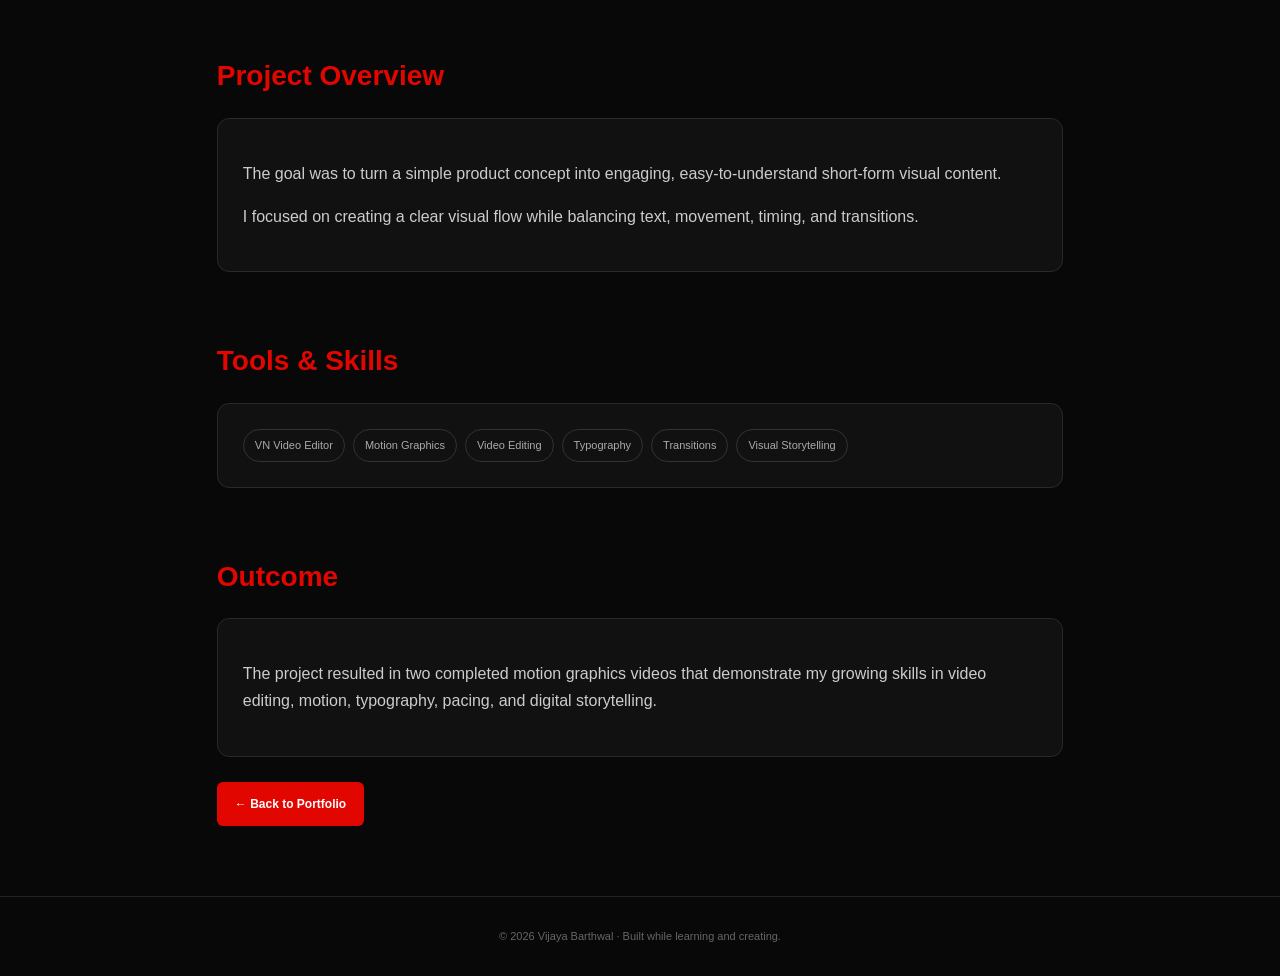
<file: Motion Graphic Case Study/motion-graphics-case-study.html>
<!DOCTYPE html>
<html lang="en">
<head>
<meta charset="UTF-8">
<meta name="viewport" content="width=device-width, initial-scale=1.0">
<title>Motion Graphics Project | Vijaya Barthwal</title>

<style>
*{box-sizing:border-box}
html{scroll-behavior:smooth}
body{
    margin:0;
    background:#080808;
    color:#ccc;
    font-family:Arial,Helvetica,sans-serif;
    line-height:1.7;
}
a{color:inherit;text-decoration:none}
header{
    padding:18px 6%;
    position:sticky;
    top:0;
    z-index:10;
    background:rgba(8,8,8,.92);
    border-bottom:1px solid #222;
}
nav{
    max-width:1100px;
    margin:auto;
    display:flex;
    justify-content:space-between;
    align-items:center;
}
.logo{font-size:22px;font-weight:800;color:#f5f5f5}
.logo span{color:#e10600}
.back{color:#999;font-size:13px}
.back:hover{color:#e10600}
main{
    max-width:1000px;
    margin:auto;
    padding:70px 6%;
}
.label{
    color:#e10600;
    font-size:11px;
    font-weight:bold;
    letter-spacing:2px;
    text-transform:uppercase;
}
h1{
    margin:12px 0 18px;
    color:#f5f5f5;
    font-size:clamp(42px,7vw,72px);
    line-height:1;
    letter-spacing:-3px;
}
.intro{
    max-width:760px;
    color:#999;
    font-size:17px;
}
section{margin-top:65px}
h2{
    margin-bottom:18px;
    color:#e10600;
    font-size:28px;
}
.card{
    padding:25px;
    background:#111;
    border:1px solid #292929;
    border-radius:12px;
}
.video{
    margin-top:25px;
    padding:20px;
    background:#111;
    border:1px solid #292929;
    border-radius:12px;
}
.video h3{color:#eee;margin:0 0 8px}
.video p{color:#777;font-size:14px}
video{
    width:100%;
    margin-top:15px;
    border-radius:8px;
    background:#000;
}
.tags{
    display:flex;
    flex-wrap:wrap;
    gap:8px;
}
.tags span{
    padding:6px 11px;
    border:1px solid #333;
    border-radius:20px;
    color:#aaa;
    font-size:11px;
}
.button{
    display:inline-block;
    margin-top:25px;
    padding:12px 18px;
    background:#e10600;
    border-radius:6px;
    color:#fff;
    font-size:12px;
    font-weight:bold;
}
.button:hover{background:#ff241f}
footer{
    padding:30px 6%;
    text-align:center;
    border-top:1px solid #222;
    color:#666;
    font-size:11px;
}
@media(max-width:600px){
    main{padding:55px 6%}
    nav{gap:15px}
    .back{font-size:11px}
    h1{font-size:46px}
    .intro{font-size:15px}
    section{margin-top:50px}
    .card,.video{padding:18px}
}
</style>
</head>

<body>

<header>
<nav>
    <a class="logo" href="../index.html">Vijaya<span>.</span></a>
    <a class="back" href="../index.html">← Back to Portfolio</a>
</nav>
</header>

<main>

<div class="label">Project Case Study</div>

<h1>Motion Graphics Project</h1>

<p class="intro">
A short-form motion graphics project created to explore visual
storytelling, typography, transitions, timing, and product-focused
communication.
</p>


<section id="videos">
<h2>Video Samples</h2>

<div class="video">
    <h3>Sample 01 — Product Introduction</h3>
    <p>
        A short introduction designed to communicate a digital product
        concept through motion and visual storytelling.
    </p>
    <video controls playsinline preload="metadata">
        <source src="VID-20260902-WA0000.mp4" type="video/mp4">
    </video>
</div>

<div class="video">
    <h3>Sample 02 — Motion Graphics Showcase</h3>
    <p>
        A second video exploring movement, typography, transitions,
        timing, and engaging visual presentation.
    </p>
    <video controls playsinline preload="metadata">
        <source src="VID-20260903-WA0001.mp4" type="video/mp4">
    </video>
</div>

</section>


<section>
<h2>Project Overview</h2>

<div class="card">
<p>
The goal was to turn a simple product concept into engaging,
easy-to-understand short-form visual content.
</p>

<p>
I focused on creating a clear visual flow while balancing text,
movement, timing, and transitions.
</p>
</div>
</section>


<section>
<h2>Tools & Skills</h2>

<div class="card tags">
    <span>VN Video Editor</span>
    <span>Motion Graphics</span>
    <span>Video Editing</span>
    <span>Typography</span>
    <span>Transitions</span>
    <span>Visual Storytelling</span>
</div>
</section>


<section>
<h2>Outcome</h2>

<div class="card">
<p>
The project resulted in two completed motion graphics videos that
demonstrate my growing skills in video editing, motion, typography,
pacing, and digital storytelling.
</p>
</div>

<a class="button" href="../index.html">← Back to Portfolio</a>
</section>

</main>

<footer>
© 2026 Vijaya Barthwal · Built while learning and creating.
</footer>

</body>
</html>
</file>
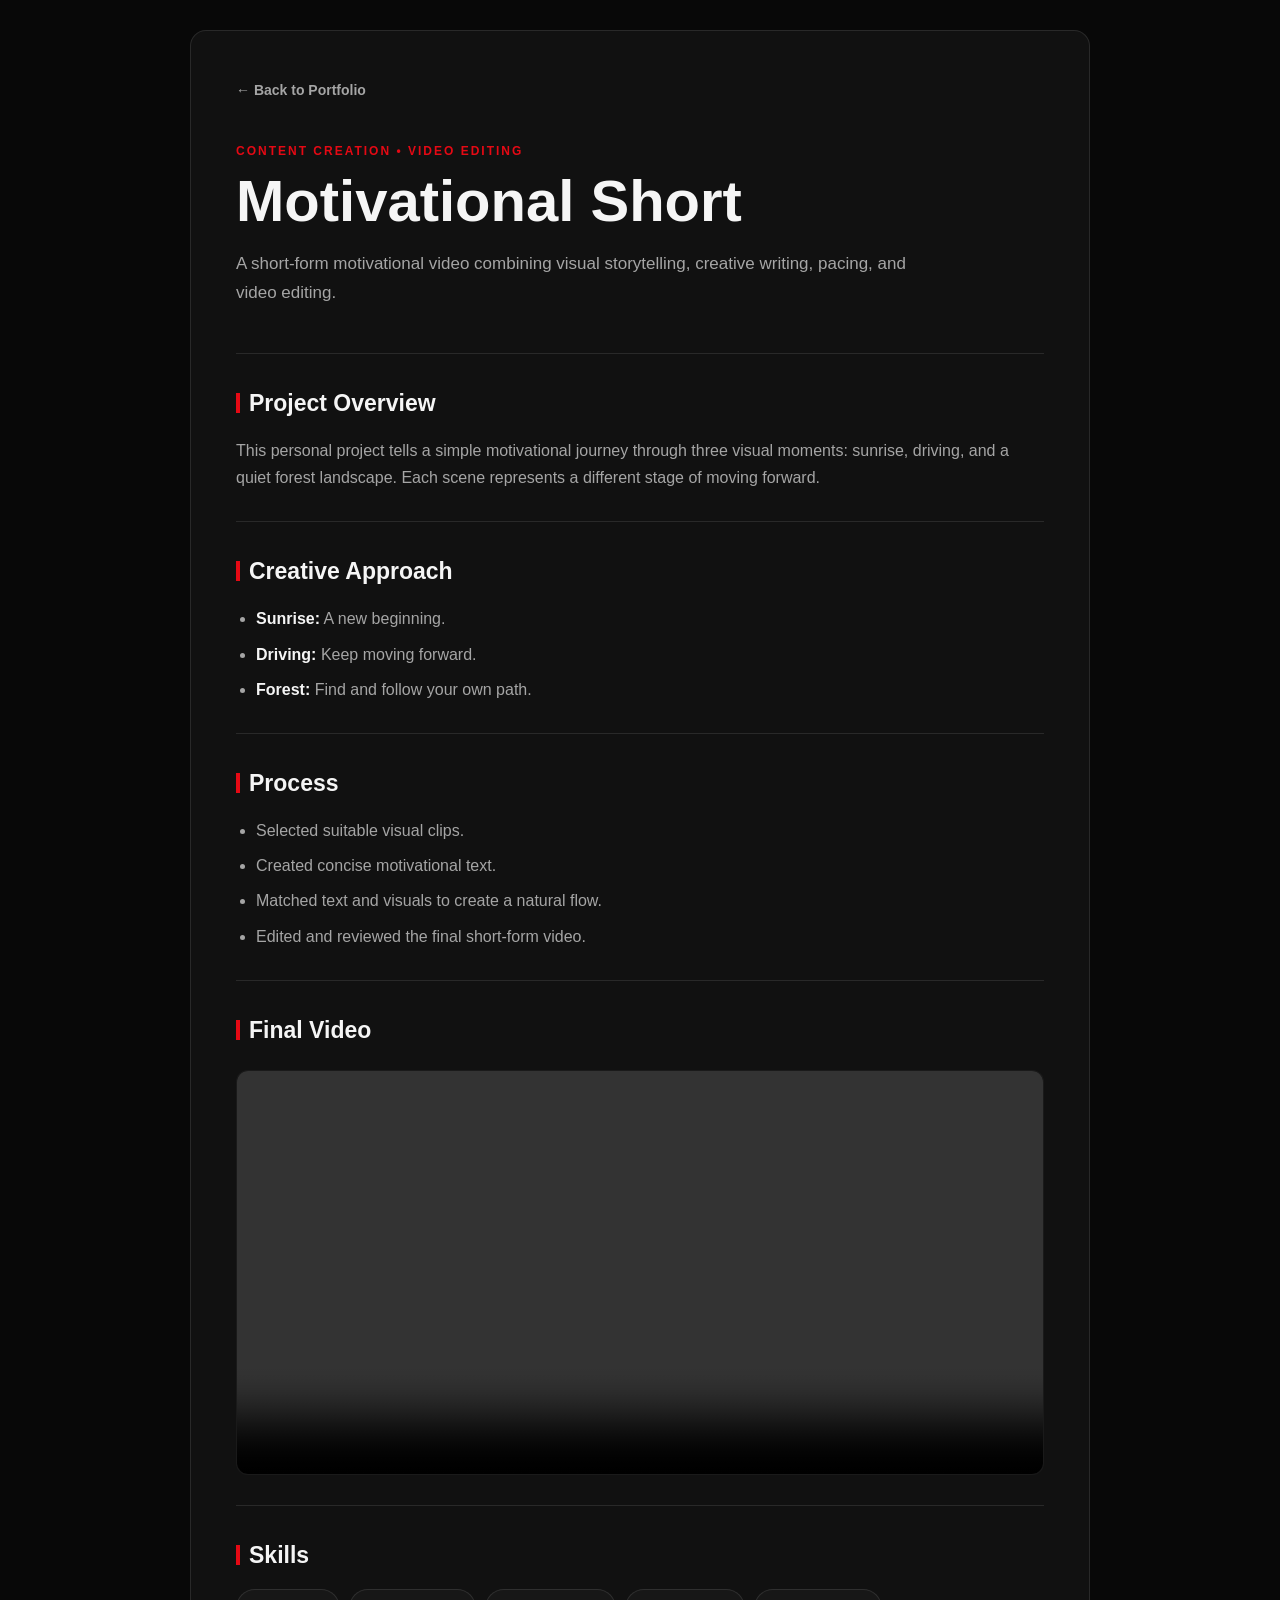
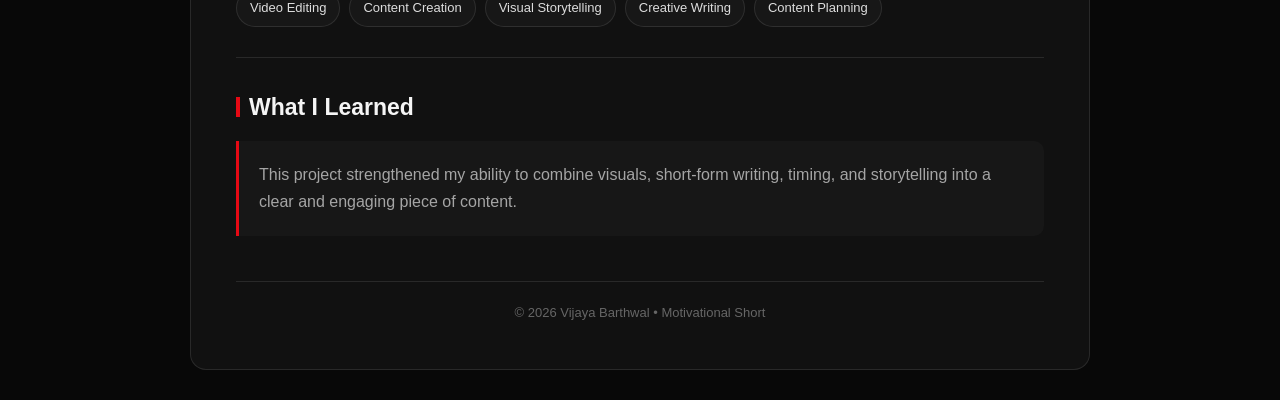
<file: video-project/case-study.html>
<!DOCTYPE html>
<html lang="en">
<head>
    <meta charset="UTF-8">
    <meta name="viewport" content="width=device-width, initial-scale=1.0">

    <title>Motivational Short | Vijaya Barthwal</title>

    <meta
        name="description"
        content="Case study for a motivational short-form video created by Vijaya Barthwal."
    >

    <style>
        * {
            box-sizing: border-box;
            margin: 0;
            padding: 0;
        }

        :root {
            --bg: #080808;
            --card: #111;
            --card-2: #171717;
            --text: #f5f5f5;
            --muted: #a5a5a5;
            --red: #e50914;
            --border: rgba(255,255,255,.1);
        }

        body {
            font-family: Arial, sans-serif;
            background: var(--bg);
            color: var(--text);
            line-height: 1.7;
            padding: 30px 18px;
        }

        .container {
            width: min(900px, 100%);
            margin: auto;
            background: var(--card);
            border: 1px solid var(--border);
            border-radius: 16px;
            padding: 45px;
        }

        .back {
            display: inline-block;
            color: var(--muted);
            text-decoration: none;
            font-size: 14px;
            font-weight: 600;
            margin-bottom: 38px;
        }

        .back:hover {
            color: var(--red);
        }

        .tag {
            color: var(--red);
            text-transform: uppercase;
            letter-spacing: 2px;
            font-size: 12px;
            font-weight: 700;
            margin-bottom: 10px;
        }

        h1 {
            font-size: clamp(38px, 7vw, 58px);
            line-height: 1.05;
            margin-bottom: 18px;
        }

        .intro {
            color: var(--muted);
            font-size: 17px;
            max-width: 700px;
            margin-bottom: 45px;
        }

        section {
            border-top: 1px solid var(--border);
            padding-top: 30px;
            margin-top: 30px;
        }

        h2 {
            font-size: 23px;
            margin-bottom: 14px;
        }

        h2::before {
            content: "";
            display: inline-block;
            width: 4px;
            height: 20px;
            background: var(--red);
            margin-right: 9px;
            vertical-align: -2px;
        }

        p,
        li {
            color: var(--muted);
        }

        ul {
            padding-left: 20px;
        }

        li {
            margin-bottom: 8px;
        }

        strong {
            color: var(--text);
        }

        .video {
            margin-top: 20px;
            background: #000;
            border-radius: 12px;
            overflow: hidden;
            border: 1px solid var(--border);
        }

        video {
            display: block;
            width: 100%;
            max-height: 620px;
        }

        .skills {
            display: flex;
            flex-wrap: wrap;
            gap: 9px;
        }

        .skill {
            background: var(--card-2);
            border: 1px solid var(--border);
            border-radius: 50px;
            padding: 7px 13px;
            color: #ddd;
            font-size: 13px;
        }

        .reflection {
            background: var(--card-2);
            border-left: 3px solid var(--red);
            padding: 20px;
            border-radius: 0 10px 10px 0;
        }

        .footer {
            text-align: center;
            color: #666;
            font-size: 13px;
            border-top: 1px solid var(--border);
            margin-top: 45px;
            padding-top: 20px;
        }

        @media (max-width: 600px) {
            body {
                padding: 12px;
            }

            .container {
                padding: 28px 20px;
            }

            h1 {
                font-size: 36px;
            }

            .intro {
                font-size: 16px;
            }

            h2 {
                font-size: 21px;
            }
        }
    </style>
</head>

<body>

<main class="container">

    <a class="back" href="../index.html">
        ← Back to Portfolio
    </a>

    <div class="tag">Content Creation • Video Editing</div>

    <h1>Motivational Short</h1>

    <p class="intro">
        A short-form motivational video combining visual storytelling,
        creative writing, pacing, and video editing.
    </p>

    <section>
        <h2>Project Overview</h2>

        <p>
            This personal project tells a simple motivational journey through
            three visual moments: sunrise, driving, and a quiet forest landscape.
            Each scene represents a different stage of moving forward.
        </p>
    </section>

    <section>
        <h2>Creative Approach</h2>

        <ul>
            <li><strong>Sunrise:</strong> A new beginning.</li>
            <li><strong>Driving:</strong> Keep moving forward.</li>
            <li><strong>Forest:</strong> Find and follow your own path.</li>
        </ul>
    </section>

    <section>
        <h2>Process</h2>

        <ul>
            <li>Selected suitable visual clips.</li>
            <li>Created concise motivational text.</li>
            <li>Matched text and visuals to create a natural flow.</li>
            <li>Edited and reviewed the final short-form video.</li>
        </ul>
    </section>

    <section>
        <h2>Final Video</h2>

        <div class="video">
            <video controls preload="metadata" playsinline>
                <source
                    src="../InShot_20260822_020642345.mp4"
                    type="video/mp4"
                >
                Your browser does not support video playback.
            </video>
        </div>
    </section>

    <section>
        <h2>Skills</h2>

        <div class="skills">
            <span class="skill">Video Editing</span>
            <span class="skill">Content Creation</span>
            <span class="skill">Visual Storytelling</span>
            <span class="skill">Creative Writing</span>
            <span class="skill">Content Planning</span>
        </div>
    </section>

    <section>
        <h2>What I Learned</h2>

        <div class="reflection">
            <p>
                This project strengthened my ability to combine visuals,
                short-form writing, timing, and storytelling into a clear
                and engaging piece of content.
            </p>
        </div>
    </section>

    <div class="footer">
        © 2026 Vijaya Barthwal • Motivational Short
    </div>

</main>

</body>
</html>
</file>
<file: style.css>
/* =========================================
   VIJAYA BARTHWAL
   CLEAN BLACK + RED PORTFOLIO
========================================= */

:root {
    --black: #080808;
    --soft: #101010;
    --card: #141414;
    --light: #1c1c1c;
    --white: #f5f5f5;
    --text: #d5d5d5;
    --gray: #999;
    --dark-gray: #666;
    --red: #e10600;
    --bright-red: #ff241f;
    --border: rgba(255,255,255,.09);
    --max: 1180px;
    --shadow: 0 25px 70px rgba(0,0,0,.45);
}

* {
    margin: 0;
    padding: 0;
    box-sizing: border-box;
}

html {
    scroll-behavior: smooth;
}

body {
    min-width: 320px;
    overflow-x: hidden;
    background: var(--black);
    color: var(--white);
    font-family: Arial, Helvetica, sans-serif;
    line-height: 1.7;
}

a {
    color: inherit;
    text-decoration: none;
}

img,
video {
    display: block;
    max-width: 100%;
}

::selection {
    background: var(--red);
    color: #fff;
}


/* =========================================
   HEADER
========================================= */

.site-header {
    position: sticky;
    top: 0;
    z-index: 1000;
    background: rgba(8,8,8,.9);
    backdrop-filter: blur(16px);
    border-bottom: 1px solid var(--border);
}

.navbar {
    width: min(92%,var(--max));
    min-height: 76px;
    margin: auto;
    display: flex;
    align-items: center;
    justify-content: space-between;
    gap: 25px;
}

.logo {
    font-size: 25px;
    font-weight: 800;
    letter-spacing: -.7px;
}

.logo span,
.nav-links a:hover,
.eyebrow,
.section-number {
    color: var(--red);
}

.nav-links {
    display: flex;
    gap: 28px;
}

.nav-links a {
    position: relative;
    color: #aaa;
    font-size: 13px;
    transition: .25s;
}

.nav-links a::after {
    content: "";
    position: absolute;
    left: 0;
    bottom: -6px;
    width: 0;
    height: 2px;
    background: var(--red);
    transition: .25s;
}

.nav-links a:hover::after {
    width: 100%;
}

.nav-button,
.primary-button,
.contact-button {
    display: inline-flex;
    align-items: center;
    justify-content: center;
    background: var(--red);
    color: #fff;
    font-weight: 700;
    transition: .25s;
}

.nav-button {
    padding: 10px 17px;
    border: 1px solid var(--red);
    border-radius: 6px;
    font-size: 12px;
}

.nav-button:hover,
.primary-button:hover,
.contact-button:hover {
    background: var(--bright-red);
    transform: translateY(-2px);
}


/* =========================================
   MAIN + HERO
========================================= */

main,
.hero {
    width: min(92%,var(--max));
    margin: auto;
}

.hero {
    min-height: calc(100vh - 76px);
    display: grid;
    grid-template-columns: 1.1fr .9fr;
    align-items: center;
    gap: 70px;
    padding: 90px 0;
    position: relative;
}

.hero::before {
    content: "";
    position: absolute;
    width: 420px;
    height: 420px;
    right: 5%;
    top: 10%;
    background: rgba(225,6,0,.08);
    filter: blur(100px);
    border-radius: 50%;
    pointer-events: none;
}

.hero-content {
    position: relative;
    z-index: 2;
}

.hero-label {
    display: inline-flex;
    align-items: center;
    gap: 9px;
    margin-bottom: 25px;
    padding: 8px 13px;
    border: 1px solid rgba(225,6,0,.3);
    border-radius: 50px;
    background: rgba(225,6,0,.06);
    color: #ccc;
    font-size: 11px;
    text-transform: uppercase;
}

.status-dot {
    width: 7px;
    height: 7px;
    border-radius: 50%;
    background: var(--bright-red);
    box-shadow: 0 0 12px rgba(255,36,31,.8);
}

.hero-intro {
    color: var(--gray);
    font-size: 17px;
}

.hero h1 {
    margin-bottom: 18px;
    font-size: clamp(58px,8vw,100px);
    line-height: .92;
    letter-spacing: -5px;
}

.hero h1 span {
    display: block;
    color: var(--red);
}

.hero h2 {
    max-width: 720px;
    margin-bottom: 23px;
    color: #ddd;
    font-size: clamp(22px,3vw,32px);
    line-height: 1.2;
}

.hero h2 span {
    display: block;
    color: #777;
    font-weight: 400;
}

.hero-description {
    max-width: 630px;
    margin-bottom: 32px;
    color: #999;
    font-size: 16px;
}

.hero-buttons {
    display: flex;
    flex-wrap: wrap;
    gap: 12px;
    margin-bottom: 50px;
}

.primary-button,
.secondary-button {
    padding: 13px 20px;
    border-radius: 6px;
    font-size: 13px;
}

.secondary-button {
    border: 1px solid #333;
    color: #ddd;
    background: #101010;
}

.secondary-button:hover {
    border-color: #777;
    transform: translateY(-2px);
}

.hero-stats {
    display: flex;
}

.stat {
    min-width: 125px;
    padding-right: 28px;
    margin-right: 28px;
    border-right: 1px solid #292929;
}

.stat:last-child {
    border: 0;
}

.stat strong {
    display: block;
    font-size: 25px;
    line-height: 1;
}

.stat strong span {
    color: var(--red);
}

.stat small {
    color: var(--dark-gray);
    font-size: 9px;
    text-transform: uppercase;
}


/* =========================================
   HERO VISUAL
========================================= */

.hero-visual {
    min-height: 500px;
    display: flex;
    align-items: center;
    justify-content: center;
    position: relative;
}

.visual-glow {
    position: absolute;
    width: 330px;
    height: 330px;
    border-radius: 50%;
    background: rgba(225,6,0,.12);
    filter: blur(70px);
}

.hero-card {
    position: relative;
    z-index: 2;
    width: min(100%,390px);
    height: 450px;
    padding: 25px;
    display: flex;
    flex-direction: column;
    justify-content: space-between;
    background: linear-gradient(145deg,#1d1d1d,#0b0b0b 65%);
    border: 1px solid #343434;
    border-radius: 22px;
    box-shadow: var(--shadow);
    transform: rotate(3deg);
    transition: .4s;
}

.hero-card:hover {
    transform: rotate(0) translateY(-7px);
}

.hero-card::after {
    content: "";
    position: absolute;
    inset: 15px;
    border: 1px solid rgba(225,6,0,.2);
    border-radius: 15px;
}

.hero-card-top,
.hero-card-bottom {
    position: relative;
    z-index: 2;
    display: flex;
    justify-content: space-between;
    color: #777;
    font-size: 9px;
    letter-spacing: 2px;
    text-transform: uppercase;
}

.hero-card-top span:first-child {
    color: var(--red);
}

.hero-card-center {
    position: relative;
    z-index: 2;
    display: flex;
    align-items: center;
    justify-content: center;
    flex: 1;
}

.hero-card-center span {
    color: transparent;
    font-size: 135px;
    font-weight: 900;
    letter-spacing: -10px;
    -webkit-text-stroke: 1px #eee;
    text-shadow: 12px 12px 0 rgba(225,6,0,.85);
}

.hero-card-bottom span {
    flex: 1;
    padding-top: 8px;
    border-top: 1px solid #333;
}

.floating-tag {
    position: absolute;
    z-index: 5;
    padding: 8px 12px;
    background: rgba(20,20,20,.9);
    border: 1px solid #353535;
    border-radius: 6px;
    color: #ddd;
    font-size: 10px;
    font-weight: 600;
}

.tag-one {
    top: 15%;
    right: 0;
}

.tag-two {
    top: 45%;
    left: 0;
    border-color: rgba(225,6,0,.4);
}

.tag-three {
    right: 5%;
    bottom: 12%;
}


/* =========================================
   SKILL STRIP
========================================= */

.skill-strip {
    width: 100vw;
    margin-left: 50%;
    transform: translateX(-50%);
    padding: 17px 0;
    overflow: hidden;
    background: #0d0d0d;
    border-block: 1px solid #222;
}

.skill-strip-track {
    display: flex;
    justify-content: center;
    flex-wrap: wrap;
    gap: 18px;
    padding: 0 20px;
    color: #777;
    font-size: 10px;
    font-weight: 700;
    letter-spacing: 1.5px;
}

.skill-strip-track b {
    color: var(--red);
}


/* =========================================
   SECTIONS
========================================= */

.section {
    padding: 115px 0;
    scroll-margin-top: 80px;
}

.section-heading {
    display: flex;
    gap: 24px;
    align-items: flex-start;
    margin-bottom: 55px;
}

.section-number {
    padding-top: 7px;
    font-size: 11px;
    font-weight: 800;
}

.eyebrow {
    margin-bottom: 10px;
    font-size: 10px;
    font-weight: 800;
    letter-spacing: 2px;
    text-transform: uppercase;
}

.section-heading h2 {
    font-size: clamp(40px,5vw,62px);
    line-height: 1;
    letter-spacing: -2px;
}

.section-heading h2 span {
    display: block;
    color: #666;
    font-weight: 400;
}

.section-intro {
    max-width: 680px;
    margin: -25px 0 45px 75px;
    color: #888;
    font-size: 14px;
}


/* =========================================
   ABOUT
========================================= */

.about-grid {
    display: grid;
    grid-template-columns: 1.2fr .8fr;
    gap: 75px;
}

.about-main p {
    max-width: 700px;
    margin-bottom: 22px;
    color: #929292;
    font-size: 15px;
}

.about-main .about-lead {
    color: #ddd;
    font-size: 23px;
    line-height: 1.5;
}

.about-side {
    display: flex;
    flex-direction: column;
    gap: 14px;
}

.about-highlight {
    padding: 22px;
    background: #111;
    border: 1px solid var(--border);
    border-radius: 10px;
}

.about-highlight > span {
    color: var(--red);
    font-size: 10px;
}

.about-highlight h3 {
    margin: 6px 0;
    font-size: 16px;
}

.about-highlight p {
    color: #777;
    font-size: 12px;
}


/* =========================================
   SKILLS
========================================= */

.skills-grid {
    display: grid;
    grid-template-columns: repeat(4,1fr);
    gap: 14px;
}

.skill-card {
    min-height: 280px;
    padding: 24px;
    background: linear-gradient(145deg,#151515,#0e0e0e);
    border: 1px solid var(--border);
    border-radius: 11px;
    transition: .3s;
}
.skill-card:first-child {
    border-color: rgba(225, 6, 0, 0.35);
}

.skill-card:first-child h3 {
    color: #f2f2f2;
}

.skill-card:first-child .skill-tags span {
    border-color: rgba(225, 6, 0, 0.35);
}
.skill-card:hover {
    transform: translateY(-5px);
    border-color: rgba(225,6,0,.45);
}

.skill-card-top {
    display: flex;
    justify-content: space-between;
    margin-bottom: 48px;
    color: var(--red);
    font-size: 10px;
}

.skill-arrow {
    color: #666;
    font-size: 15px;
}

.skill-card h3 {
    margin-bottom: 11px;
    font-size: 18px;
}

.skill-card p {
    color:#a3a3a3 ;
    font-size: 12px;
    line-height: 1.7;
}

.skill-tags {
    display: flex;
    flex-wrap: wrap;
    gap: 6px;
    margin-top: 22px;
}

.skill-tags span {
    padding: 6px 10px;
    background: #1c1c1c;
    border: 1px solid #383838;
    border-radius: 5px;
    color: #b0b0b0;
    font-size: 10px;
    text-transform: uppercase;
}

/* =========================================
   PROJECTS
========================================= */

.projects-grid {
    display: grid;
    grid-template-columns: repeat(2,1fr);
    gap: 18px;
}

.project-card {
    display: flex;
    flex-direction: column;
    overflow: hidden;
    background: linear-gradient(145deg,#151515,#0d0d0d);
    border: 1px solid var(--border);
    border-radius: 12px;
    transition: .3s;
}

.project-card:hover {
    transform: translateY(-5px);
    border-color: rgba(225,6,0,.4);
}

.project-image {
    position: relative;
    min-height: 250px;
    overflow: hidden;
    background: #111;
}

.project-image img,
.project-image video {
    width: 100%;
    height: 100%;
    object-fit: cover;
}

.project-image-portfolio,
.project-image-automation,
.project-image-writing,
.project-image-motion {
    display: flex;
    align-items: center;
    justify-content: center;
}

.project-image-portfolio {
    background: radial-gradient(circle,rgba(225,6,0,.25),#0b0b0b 65%);
}

.project-image-automation {
    background: linear-gradient(135deg,#181818,#090909);
}

.project-image-writing {
    background: repeating-linear-gradient(
        0deg,#111 0,#111 1px,#151515 1px,#151515 42px
    );
}

.project-image-motion {
    background: radial-gradient(circle,rgba(225,6,0,.2),#101010 65%);
}

.project-index {
    position: absolute;
    top: 15px;
    left: 17px;
    z-index: 3;
    color: #888;
    font-size: 9px;
}

.project-visual-text {
    display: flex;
    flex-direction: column;
    align-items: center;
}

.project-visual-text strong {
    font-size: clamp(35px,5vw,60px);
    letter-spacing: -4px;
}

.project-visual-text span {
    color: var(--red);
    font-size: 8px;
    letter-spacing: 2px;
}

.project-content {
    padding: 25px;
}

.project-meta {
    display: flex;
    justify-content: space-between;
    gap: 10px;
    margin-bottom: 15px;
    color: var(--red);
    font-size: 9px;
    text-transform: uppercase;
}

.project-meta span:last-child {
    color: #666;
}

.project-content h3 {
    margin-bottom: 11px;
    font-size: 23px;
    line-height: 1.2;
}

.project-content p {
    margin-bottom: 20px;
    color: #888;
    font-size: 13px;
    line-height: 1.7;
}

.project-links {
    display: flex;
    flex-wrap: wrap;
    gap: 10px;
    margin-top: 20px;
}

.project-links a {
    display: inline-flex;
    align-items: center;
    justify-content: center;
    min-height: 44px;
    padding: 10px 16px;
    border: 1px solid rgba(255, 255, 255, 0.16);
    border-radius: 8px;
    background: #151515;
    color: #f5f5f5;
    font-size: 14px;
    font-weight: 600;
    line-height: 1;
    text-decoration: none;
    transition: all 0.25s ease;
}

.project-links a:hover {
    background: var(--red);
    border-color: var(--red);
    color: #fff;
    transform: translateY(-2px);
}

@media (max-width: 600px) {
    .project-links a {
        min-height: 46px;
        padding: 11px 17px;
        font-size: 14px;
    }
}

.projects-footer {
    display: flex;
    justify-content: space-between;
    gap: 20px;
    margin-top: 30px;
    padding-top: 22px;
    border-top: 1px solid #222;
}

.projects-footer span {
    color: var(--red);
    font-size: 9px;
    text-transform: uppercase;
}

.projects-footer p {
    color: #666;
    font-size: 11px;
}


/* =========================================
   EDUCATION
========================================= */

.education-grid {
    display: grid;
    grid-template-columns: repeat(3,1fr);
    gap: 15px;
}

.education-card {
    min-height: 270px;
    padding: 27px;
    background: #111;
    border: 1px solid var(--border);
    border-radius: 10px;
}

.education-number {
    color: var(--red);
    font-size: 10px;
}

.education-label {
    display: block;
    margin-top: 55px;
    margin-bottom: 8px;
    color: var(--red);
    font-size: 9px;
    text-transform: uppercase;
}

.education-card h3 {
    margin-bottom: 12px;
    font-size: 21px;
    line-height: 1.2;
}

.education-card p {
    color: #777;
    font-size: 12px;
}


/* =========================================
   CONTACT
========================================= */

.contact-box {
    position: relative;
    padding: clamp(45px,8vw,80px);
    overflow: hidden;
    background:
        radial-gradient(circle at 80% 20%,rgba(225,6,0,.16),transparent 35%),
        #111;
    border: 1px solid #292929;
    border-radius: 18px;
}

.contact-box h2 {
    position: relative;
    z-index: 2;
    margin-bottom: 22px;
    font-size: clamp(45px,7vw,78px);
    line-height: .98;
    letter-spacing: -3px;
}

.contact-box h2 span {
    color: var(--red);
}

.contact-text {
    max-width: 600px;
    margin-bottom: 30px;
    color: #888;
    font-size: 14px;
}

.contact-button {
    gap: 15px;
    padding: 14px 22px;
    border-radius: 6px;
    font-size: 12px;
}


/* =========================================
   FOOTER
========================================= */

.site-footer {
    width: min(92%,var(--max));
    margin: auto;
    padding-bottom: 25px;
}

.footer-top,
.footer-bottom {
    display: flex;
    align-items: center;
    justify-content: space-between;
    gap: 20px;
    border-top: 1px solid #222;
}

.footer-top {
    min-height: 90px;
}

.footer-top p,
.footer-bottom {
    color: #666;
    font-size: 10px;
}

.footer-bottom {
    padding-top: 18px;
}


/* =========================================
   RESPONSIVE
========================================= */

@media (max-width: 1050px) {

    .hero {
        grid-template-columns: 1fr .8fr;
        gap: 40px;
    }

    .skills-grid {
        grid-template-columns: repeat(2,1fr);
    }

    .education-grid {
        grid-template-columns: repeat(2,1fr);
    }
}

@media (max-width: 800px) {

    .nav-links {
        gap: 16px;
    }

    .nav-links a {
        font-size: 11px;
    }

    .hero {
        grid-template-columns: 1fr;
        padding: 75px 0;
    }

    .hero-content {
        max-width: 750px;
    }

    .hero-visual {
        min-height: 470px;
    }

    .about-grid {
        grid-template-columns: 1fr;
        gap: 45px;
    }

    .projects-grid {
        grid-template-columns: 1fr;
    }

    .education-grid {
        grid-template-columns: 1fr;
    }
}

@media (max-width: 600px) {

    .navbar {
        min-height: 68px;
        flex-wrap: wrap;
        padding: 14px 0;
    }

    .nav-button {
        display: none;
    }

    .nav-links {
        order: 3;
        width: 100%;
        justify-content: space-between;
        gap: 8px;
        padding-top: 12px;
        border-top: 1px solid #222;
    }

    .nav-links a {
        font-size: 9px;
    }

    .hero {
        width: 90%;
        padding: 65px 0 75px;
    }

    .hero h1 {
        font-size: clamp(52px,16vw,76px);
        letter-spacing: -4px;
    }

    .hero h2 {
        font-size: 22px;
    }

    .hero-description {
        font-size: 14px;
    }

    .hero-buttons {
        flex-direction: column;
    }

    .primary-button,
    .secondary-button {
        width: 100%;
    }

    .hero-stats {
        display: grid;
        grid-template-columns: 1fr 1fr;
        gap: 18px;
    }

    .stat {
        min-width: 0;
        margin: 0;
        padding: 0;
        border: 0;
    }

    .stat:last-child {
        grid-column: 1 / -1;
        padding-top: 15px;
        border-top: 1px solid #292929;
    }

    .hero-visual {
        min-height: 410px;
    }

    .hero-card {
        width: 82vw;
        height: 390px;
    }

    .hero-card-center span {
        font-size: 100px;
    }

    .floating-tag {
        font-size: 7px;
        padding: 7px 9px;
    }

    .tag-one {
        right: -3px;
    }

    .tag-two {
        left: -3px;
    }

    .tag-three {
        right: 0;
    }

    .skill-strip-track {
        justify-content: flex-start;
        flex-wrap: nowrap;
        width: max-content;
    }

    .section {
        padding: 80px 0;
    }

    .section-heading {
        gap: 15px;
        margin-bottom: 38px;
    }

    .section-heading h2 {
        font-size: clamp(38px,11vw,52px);
    }

    .section-intro {
        margin: -8px 0 35px;
        font-size: 13px;
    }

    .about-main .about-lead {
        font-size: 21px;
    }

    .skills-grid {
        grid-template-columns: 1fr;
    }

    .skill-card {
        min-height: 230px;
    }

    .project-image {
        min-height: 230px;
    }

    .project-content {
        padding: 21px;
    }

    .project-links {
        flex-direction: column;
        align-items: flex-start;
    }

    .projects-footer {
        align-items: flex-start;
        flex-direction: column;
    }

    .contact-box {
        padding: 40px 23px;
    }

    .contact-box h2 {
        font-size: 43px;
    }

    .contact-button {
        width: 100%;
    }

    .footer-top,
    .footer-bottom {
        align-items: flex-start;
        flex-direction: column;
    }
}

@media (max-width: 380px) {

    .hero-stats {
        grid-template-columns: 1fr;
    }

    .stat:last-child {
        grid-column: auto;
    }

    .floating-tag {
        display: none;
    }
       }
</file>
